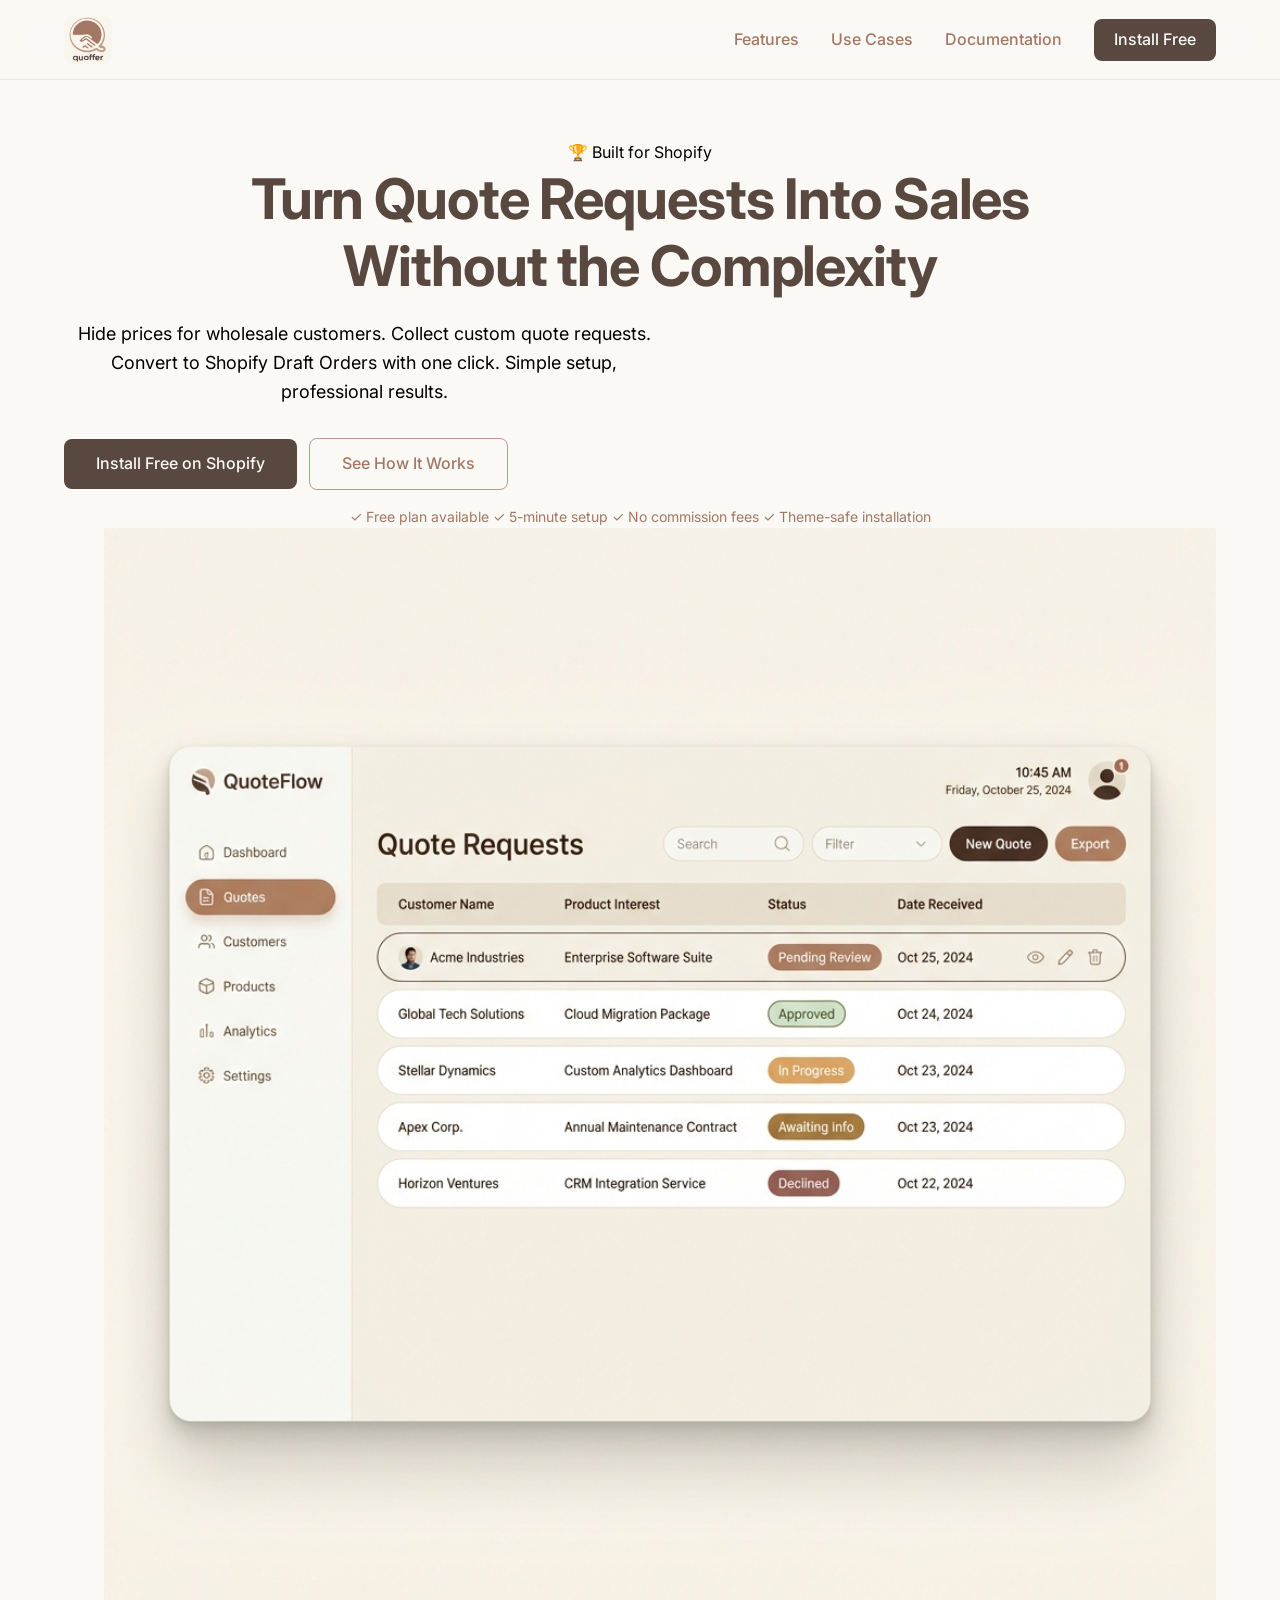
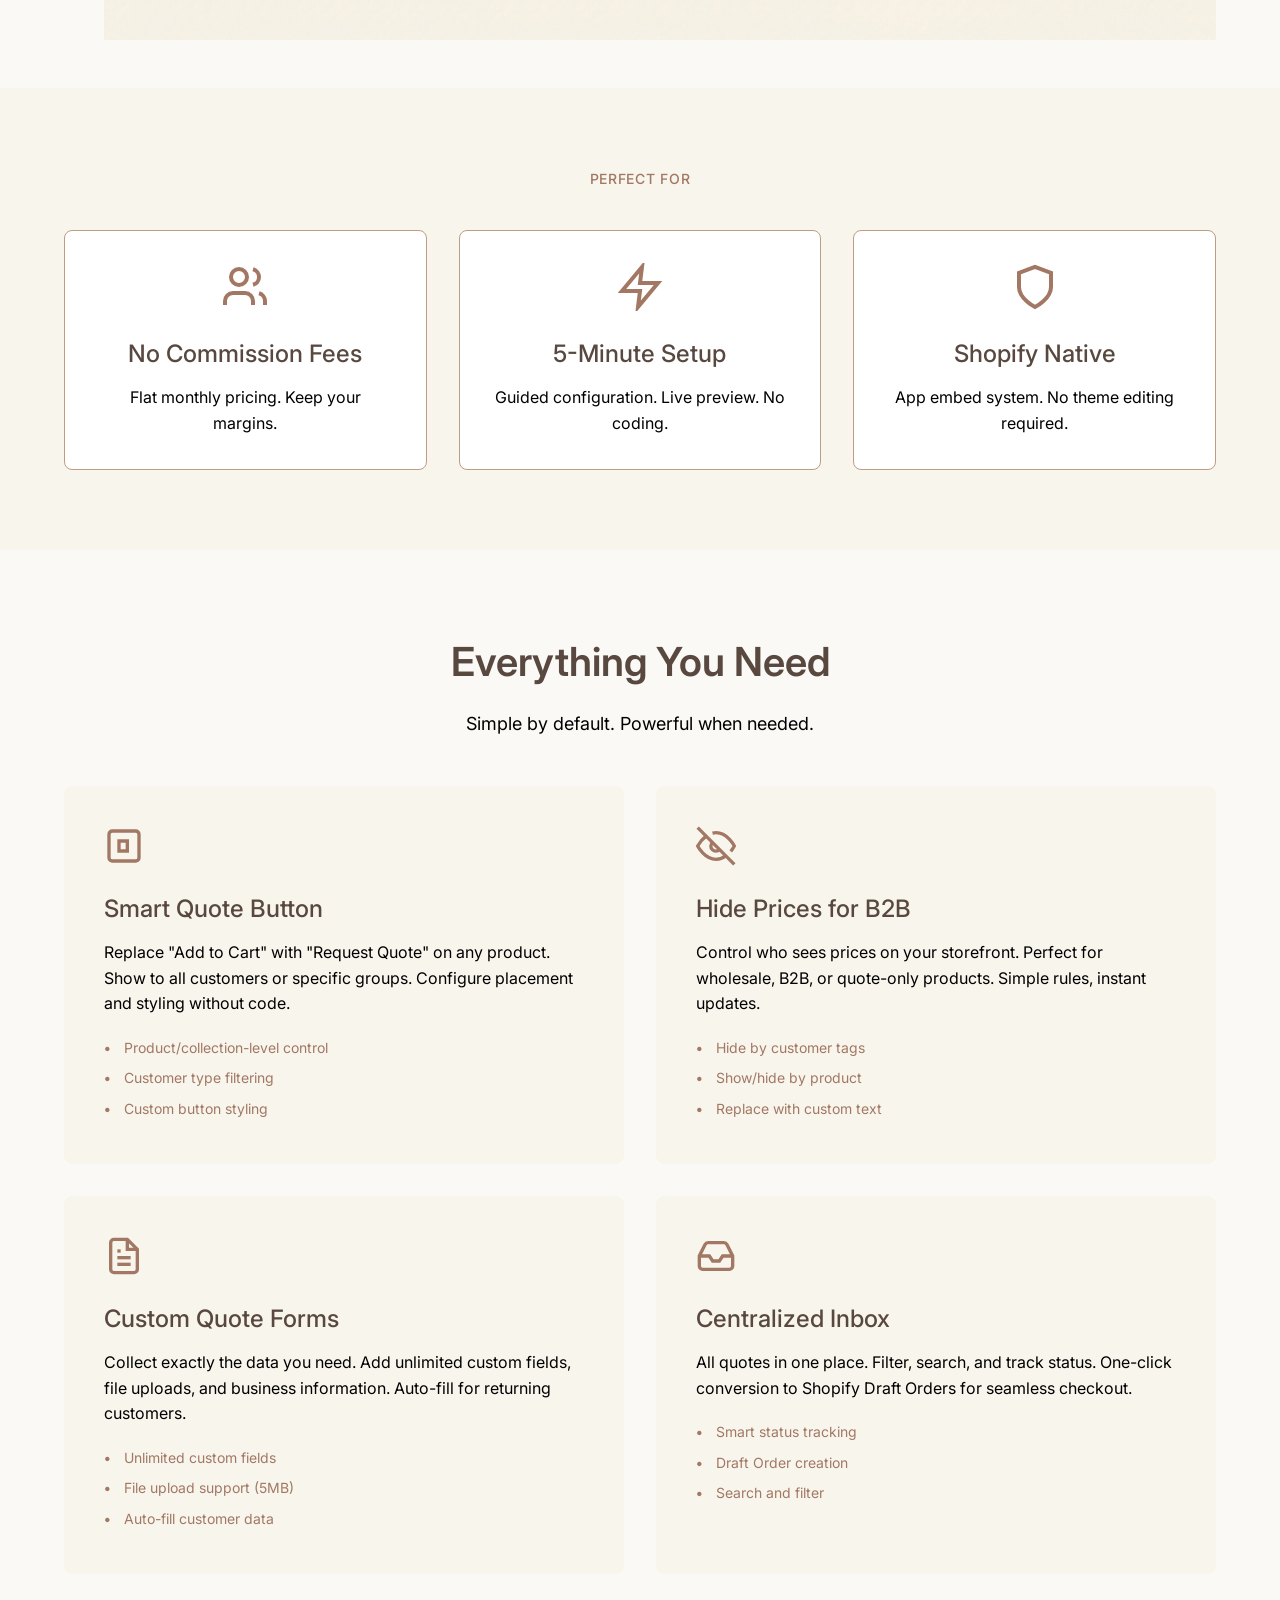
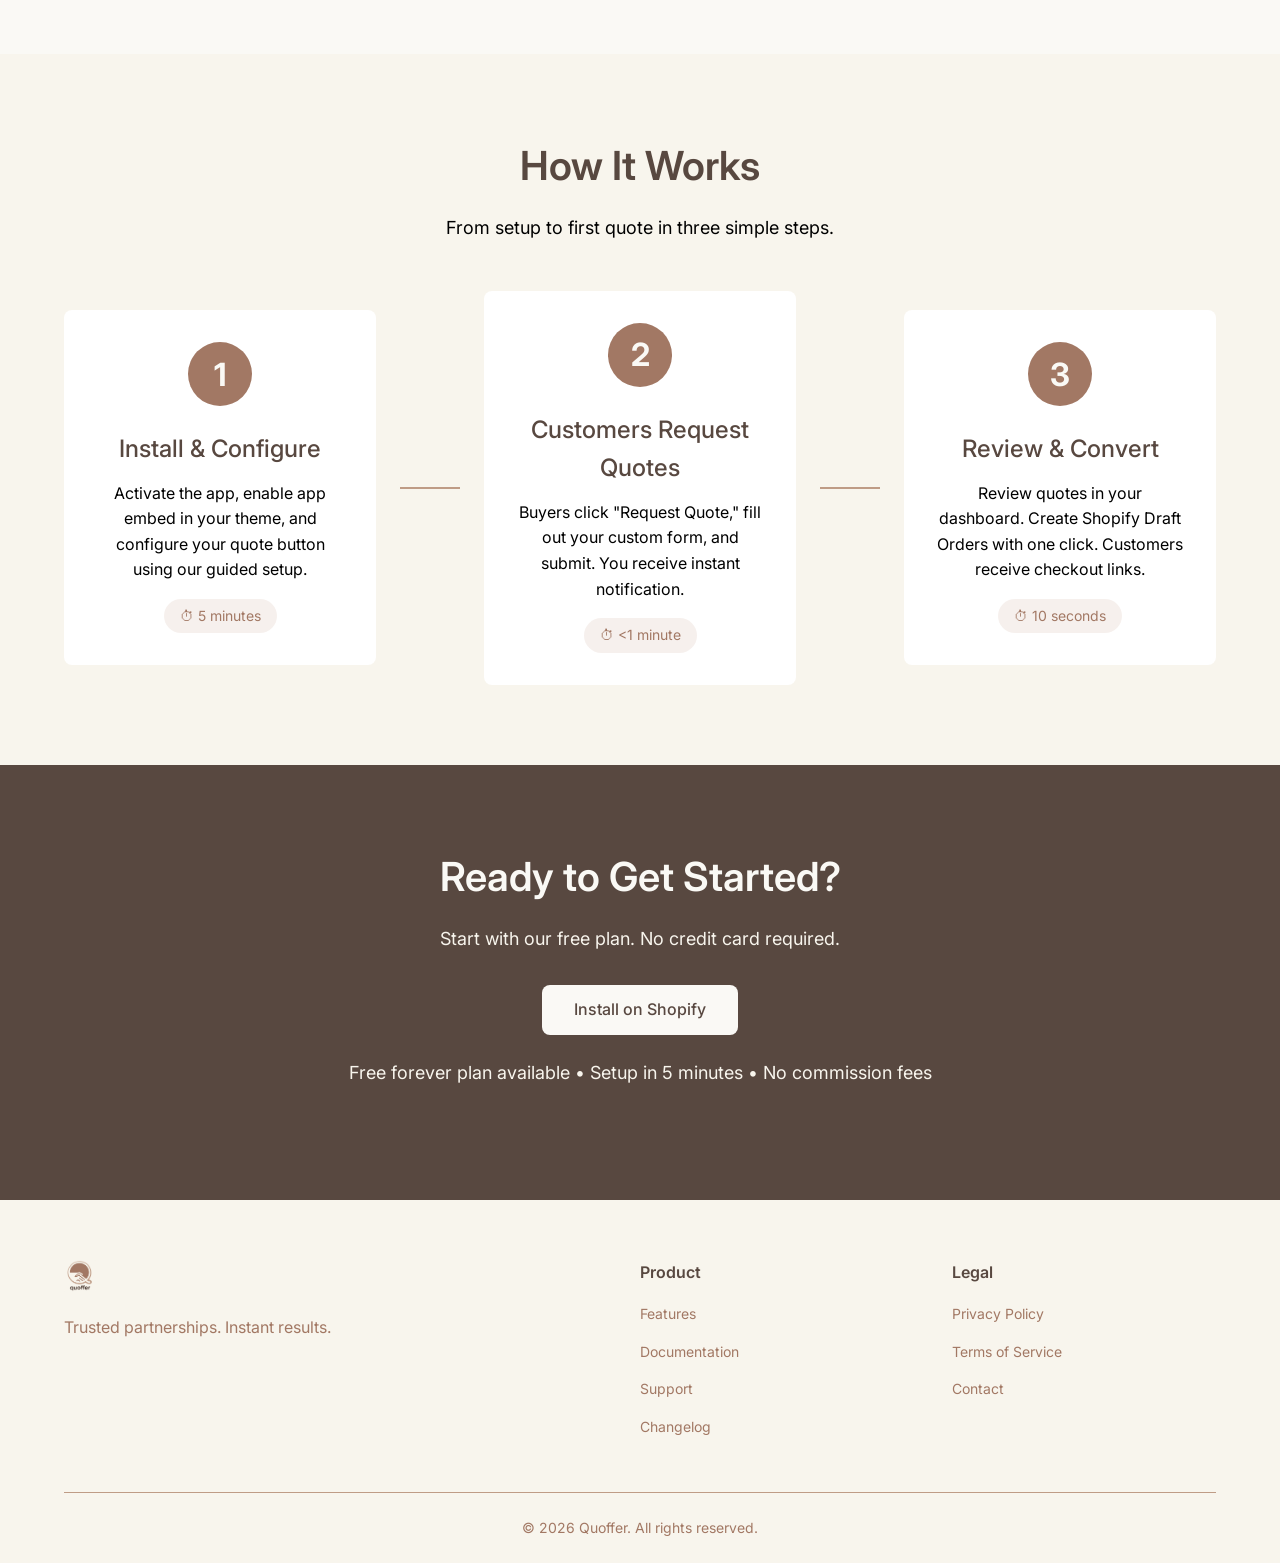
<file: index-original.html>
<!DOCTYPE html>
<html lang="en">

<head>
    <meta charset="UTF-8">
    <meta name="viewport" content="width=device-width, initial-scale=1.0">

    <!-- Primary Meta Tags -->
    <title>Quoffer - Request for Quote App for Shopify | Hide Prices & Manage B2B Quotes</title>
    <meta name="title" content="Quoffer - Request for Quote App for Shopify | Hide Prices & Manage B2B Quotes">
    <meta name="description"
        content="Professional quote management for Shopify. Hide prices for B2B customers, collect custom requests, convert to Draft Orders. Theme-safe, 5-minute setup. Free plan available.">
    <meta name="keywords"
        content="request for quote, RFQ app, hide prices, B2B quotes, wholesale pricing, Shopify quote management, Draft Orders, theme-safe installation">

    <!-- Open Graph / Facebook -->
    <meta property="og:type" content="website">
    <meta property="og:url" content="https://quoffer.com/">
    <meta property="og:title" content="Quoffer - Professional Quote Management for Shopify">
    <meta property="og:description"
        content="Hide prices, collect custom data, and convert quotes to orders. Simple setup. No commission fees.">
    <meta property="og:image" content="https://quoffer.com/assets/og-image.png">

    <!-- Twitter -->
    <meta property="twitter:card" content="summary_large_image">
    <meta property="twitter:url" content="https://quoffer.com/">
    <meta property="twitter:title" content="Quoffer - Professional Quote Management for Shopify">
    <meta property="twitter:description"
        content="Hide prices, collect custom data, and convert quotes to orders. Simple setup. No commission fees.">
    <meta property="twitter:image" content="https://quoffer.com/assets/og-image.png">

    <!-- Fonts -->
    <link rel="preconnect" href="https://fonts.googleapis.com">
    <link rel="preconnect" href="https://fonts.gstatic.com" crossorigin>
    <link href="https://fonts.googleapis.com/css2?family=Inter:wght@400;500;600;700&display=swap" rel="stylesheet">

    <!-- Stylesheet -->
    <link rel="stylesheet" href="styles.css">

    <!-- Structured Data -->
    <script type="application/ld+json">
    {
      "@context": "https://schema.org",
      "@type": "SoftwareApplication",
      "name": "Quoffer",
      "applicationCategory": "BusinessApplication",
      "operatingSystem": "Web",
      "offers": {
        "@type": "Offer",
        "price": "0",
        "priceCurrency": "USD"
      },
      "aggregateRating": {
        "@type": "AggregateRating",
        "ratingValue": "5.0",
        "ratingCount": "100"
      },
      "description": "Professional quote management application for Shopify merchants. Hide prices, collect custom data, and convert quotes to orders seamlessly."
    }
    </script>
</head>

<body>
    <!-- Navigation -->
    <header class="nav-header" id="navigation">
        <nav class="nav-container">
            <div class="nav-logo">
                <img src="assets/LogoWithText-Ligh.png" alt="Quoffer Logo" height="32">
            </div>

            <!-- Desktop Navigation -->
            <div class="nav-links">
                <a href="#features">Features</a>
                <a href="#use-cases">Use Cases</a>
                <a href="https://docs.quoffer.com" target="_blank" rel="noopener">Documentation</a>
                <a href="#cta" class="nav-cta">Install Free</a>
            </div>

            <!-- Mobile Menu Button -->
            <button class="mobile-menu-btn" aria-label="Toggle menu" id="mobileMenuBtn">
                <svg class="menu-icon" width="24" height="24" viewBox="0 0 24 24" fill="none" stroke="currentColor"
                    stroke-width="2">
                    <line x1="3" y1="12" x2="21" y2="12"></line>
                    <line x1="3" y1="6" x2="21" y2="6"></line>
                    <line x1="3" y1="18" x2="21" y2="18"></line>
                </svg>
                <svg class="close-icon hidden" width="24" height="24" viewBox="0 0 24 24" fill="none"
                    stroke="currentColor" stroke-width="2">
                    <line x1="18" y1="6" x2="6" y2="18"></line>
                    <line x1="6" y1="6" x2="18" y2="18"></line>
                </svg>
            </button>
        </nav>

        <!-- Mobile Menu -->
        <div class="mobile-menu hidden" id="mobileMenu">
            <a href="#features">Features</a>
            <a href="#how-it-works">How It Works</a>
            <a href="https://docs.quoffer.com" target="_blank" rel="noopener">Documentation</a>
            <a href="#cta" class="mobile-cta">Install App</a>
        </div>
    </header>

    <main>
        <!-- Hero Section -->
        <section class="hero-section">
            <div class="container">
                <div class="hero-content">
                    <p class="trust-badge">🏆 Built for Shopify</p>
                    <h1 class="hero-title">Turn Quote Requests Into Sales<br>Without the Complexity</h1>
                    <p class="hero-subtitle">
                        Hide prices for wholesale customers. Collect custom quote requests. Convert to Shopify Draft
                        Orders with one click. Simple setup, professional results.
                    </p>
                    <div class="cta-group">
                        <a href="#cta" class="btn btn-primary">Install Free on Shopify</a>
                        <a href="#how-it-works" class="btn btn-secondary">See How It Works</a>
                    </div>
                    <p class="trust-line">✓ Free plan available ✓ 5-minute setup ✓ No commission fees ✓ Theme-safe
                        installation</p>
                </div>
                <div class="hero-visual">
                    <img src="assets/hero-dashboard.png" alt="Quoffer Dashboard Preview" loading="eager">
                </div>
            </div>
        </section>

        <!-- Key Benefits -->
        <section class="benefits-section" id="benefits">
            <div class="container">
                <p class="section-label">Perfect For</p>
                <div class="benefits-grid">
                    <div class="benefit-card">
                        <svg class="benefit-icon" width="48" height="48" viewBox="0 0 24 24" fill="none"
                            stroke="currentColor" stroke-width="2">
                            <path d="M16 21v-2a4 4 0 0 0-4-4H6a4 4 0 0 0-4 4v2"></path>
                            <circle cx="9" cy="7" r="4"></circle>
                            <path d="M22 21v-2a4 4 0 0 0-3-3.87"></path>
                            <path d="M16 3.13a4 4 0 0 1 0 7.75"></path>
                        </svg>
                        <h3>No Commission Fees</h3>
                        <p>Flat monthly pricing. Keep your margins.</p>
                    </div>

                    <div class="benefit-card">
                        <svg class="benefit-icon" width="48" height="48" viewBox="0 0 24 24" fill="none"
                            stroke="currentColor" stroke-width="2">
                            <polygon points="13 2 3 14 12 14 11 22 21 10 12 10 13 2"></polygon>
                        </svg>
                        <h3>5-Minute Setup</h3>
                        <p>Guided configuration. Live preview. No coding.</p>
                    </div>

                    <div class="benefit-card">
                        <svg class="benefit-icon" width="48" height="48" viewBox="0 0 24 24" fill="none"
                            stroke="currentColor" stroke-width="2">
                            <path d="M12 22s8-4 8-10V5l-8-3-8 3v7c0 6 8 10 8 10z"></path>
                        </svg>
                        <h3>Shopify Native</h3>
                        <p>App embed system. No theme editing required.</p>
                    </div>
                </div>
            </div>
        </section>

        <!-- Features Grid -->
        <section class="features-section" id="features">
            <div class="container">
                <h2 class="section-heading">Everything You Need</h2>
                <p class="section-subheading">Simple by default. Powerful when needed.</p>

                <div class="features-grid">
                    <!-- Feature 1 -->
                    <div class="feature-card">
                        <svg class="feature-icon" width="40" height="40" viewBox="0 0 24 24" fill="none"
                            stroke="currentColor" stroke-width="2">
                            <path d="M9 9h5v6H9z"></path>
                            <path d="M3 5a2 2 0 0 1 2-2h14a2 2 0 0 1 2 2v14a2 2 0 0 1-2 2H5a2 2 0 0 1-2-2V5z"></path>
                        </svg>
                        <h3>Smart Quote Button</h3>
                        <p>Replace "Add to Cart" with "Request Quote" on any product. Show to all customers or specific
                            groups. Configure placement and styling without code.</p>
                        <ul class="feature-list">
                            <li>Product/collection-level control</li>
                            <li>Customer type filtering</li>
                            <li>Custom button styling</li>
                        </ul>
                    </div>

                    <!-- Feature 2 -->
                    <div class="feature-card">
                        <svg class="feature-icon" width="40" height="40" viewBox="0 0 24 24" fill="none"
                            stroke="currentColor" stroke-width="2">
                            <path
                                d="M17.94 17.94A10.07 10.07 0 0 1 12 20c-7 0-11-8-11-8a18.45 18.45 0 0 1 5.06-5.94M9.9 4.24A9.12 9.12 0 0 1 12 4c7 0 11 8 11 8a18.5 18.5 0 0 1-2.16 3.19m-6.72-1.07a3 3 0 1 1-4.24-4.24">
                            </path>
                            <line x1="1" y1="1" x2="23" y2="23"></line>
                        </svg>
                        <h3>Hide Prices for B2B</h3>
                        <p>Control who sees prices on your storefront. Perfect for wholesale, B2B, or quote-only
                            products. Simple rules, instant updates.</p>
                        <ul class="feature-list">
                            <li>Hide by customer tags</li>
                            <li>Show/hide by product</li>
                            <li>Replace with custom text</li>
                        </ul>
                    </div>

                    <!-- Feature 3 -->
                    <div class="feature-card">
                        <svg class="feature-icon" width="40" height="40" viewBox="0 0 24 24" fill="none"
                            stroke="currentColor" stroke-width="2">
                            <path d="M14 2H6a2 2 0 0 0-2 2v16a2 2 0 0 0 2 2h12a2 2 0 0 0 2-2V8z"></path>
                            <polyline points="14 2 14 8 20 8"></polyline>
                            <line x1="16" y1="13" x2="8" y2="13"></line>
                            <line x1="16" y1="17" x2="8" y2="17"></line>
                            <polyline points="10 9 9 9 8 9"></polyline>
                        </svg>
                        <h3>Custom Quote Forms</h3>
                        <p>Collect exactly the data you need. Add unlimited custom fields, file uploads, and business
                            information. Auto-fill for returning customers.</p>
                        <ul class="feature-list">
                            <li>Unlimited custom fields</li>
                            <li>File upload support (5MB)</li>
                            <li>Auto-fill customer data</li>
                        </ul>
                    </div>

                    <!-- Feature 4 -->
                    <div class="feature-card">
                        <svg class="feature-icon" width="40" height="40" viewBox="0 0 24 24" fill="none"
                            stroke="currentColor" stroke-width="2">
                            <polyline points="22 12 16 12 14 15 10 15 8 12 2 12"></polyline>
                            <path
                                d="M5.45 5.11L2 12v6a2 2 0 0 0 2 2h16a2 2 0 0 0 2-2v-6l-3.45-6.89A2 2 0 0 0 16.76 4H7.24a2 2 0 0 0-1.79 1.11z">
                            </path>
                        </svg>
                        <h3>Centralized Inbox</h3>
                        <p>All quotes in one place. Filter, search, and track status. One-click conversion to Shopify
                            Draft Orders for seamless checkout.</p>
                        <ul class="feature-list">
                            <li>Smart status tracking</li>
                            <li>Draft Order creation</li>
                            <li>Search and filter</li>
                        </ul>
                    </div>
                </div>
            </div>
        </section>

        <!-- How It Works -->
        <section class="how-it-works-section" id="how-it-works">
            <div class="container">
                <h2 class="section-heading">How It Works</h2>
                <p class="section-subheading">From setup to first quote in three simple steps.</p>

                <div class="steps-container">
                    <div class="step-card">
                        <div class="step-number">1</div>
                        <h3>Install & Configure</h3>
                        <p>Activate the app, enable app embed in your theme, and configure your quote button using our
                            guided setup.</p>
                        <span class="time-badge">⏱ 5 minutes</span>
                    </div>

                    <div class="step-connector"></div>

                    <div class="step-card">
                        <div class="step-number">2</div>
                        <h3>Customers Request Quotes</h3>
                        <p>Buyers click "Request Quote," fill out your custom form, and submit. You receive instant
                            notification.</p>
                        <span class="time-badge">⏱ &lt;1 minute</span>
                    </div>

                    <div class="step-connector"></div>

                    <div class="step-card">
                        <div class="step-number">3</div>
                        <h3>Review & Convert</h3>
                        <p>Review quotes in your dashboard. Create Shopify Draft Orders with one click. Customers
                            receive checkout links.</p>
                        <span class="time-badge">⏱ 10 seconds</span>
                    </div>
                </div>
            </div>
        </section>

        <!-- Final CTA -->
        <section class="final-cta-section" id="cta">
            <div class="container">
                <h2>Ready to Get Started?</h2>
                <p>Start with our free plan. No credit card required.</p>
                <a href="https://apps.shopify.com/quoffer" target="_blank" rel="noopener" class="btn btn-light">Install
                    on Shopify</a>
                <p class="trust-line">Free forever plan available • Setup in 5 minutes • No commission fees</p>
            </div>
        </section>
    </main>

    <!-- Footer -->
    <footer class="footer">
        <div class="container">
            <div class="footer-grid">
                <div class="footer-col">
                    <img src="assets/LogoWithText-Ligh.png" alt="Quoffer Logo" height="32" class="footer-logo">
                    <p class="footer-tagline">Trusted partnerships. Instant results.</p>
                </div>

                <div class="footer-col">
                    <h4>Product</h4>
                    <ul>
                        <li><a href="#features">Features</a></li>
                        <li><a href="https://docs.quoffer.com" target="_blank" rel="noopener">Documentation</a></li>
                        <li><a href="https://docs.quoffer.com/support" target="_blank" rel="noopener">Support</a></li>
                        <li><a href="https://docs.quoffer.com/changelog" target="_blank" rel="noopener">Changelog</a>
                        </li>
                    </ul>
                </div>

                <div class="footer-col">
                    <h4>Legal</h4>
                    <ul>
                        <li><a href="privacy-policy.html">Privacy Policy</a></li>
                        <li><a href="#terms">Terms of Service</a></li>
                        <li><a href="mailto:hello@quoffer.com">Contact</a></li>
                    </ul>
                </div>
            </div>

            <div class="footer-bottom">
                <p>&copy; 2026 Quoffer. All rights reserved.</p>
            </div>
        </div>
    </footer>

    <!-- Scripts -->
    <script src="script.js"></script>
</body>

</html>
</file>
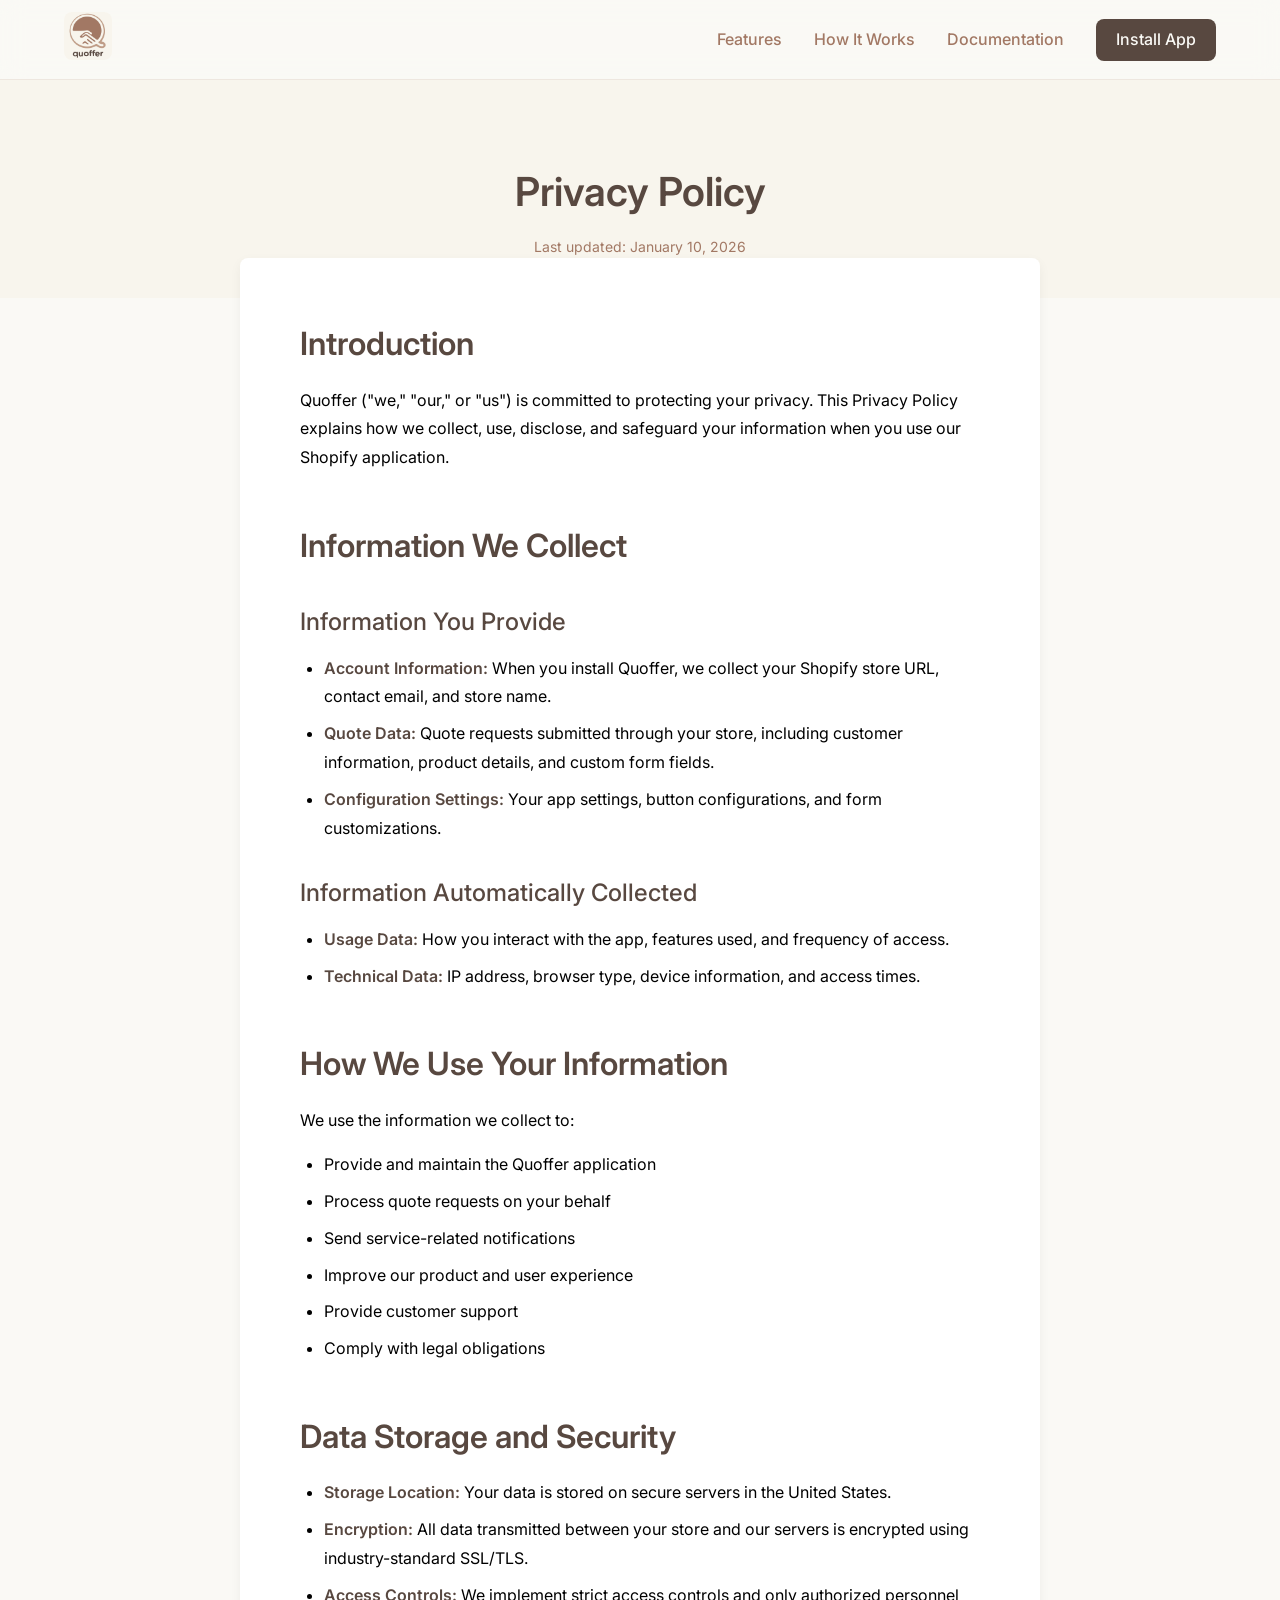
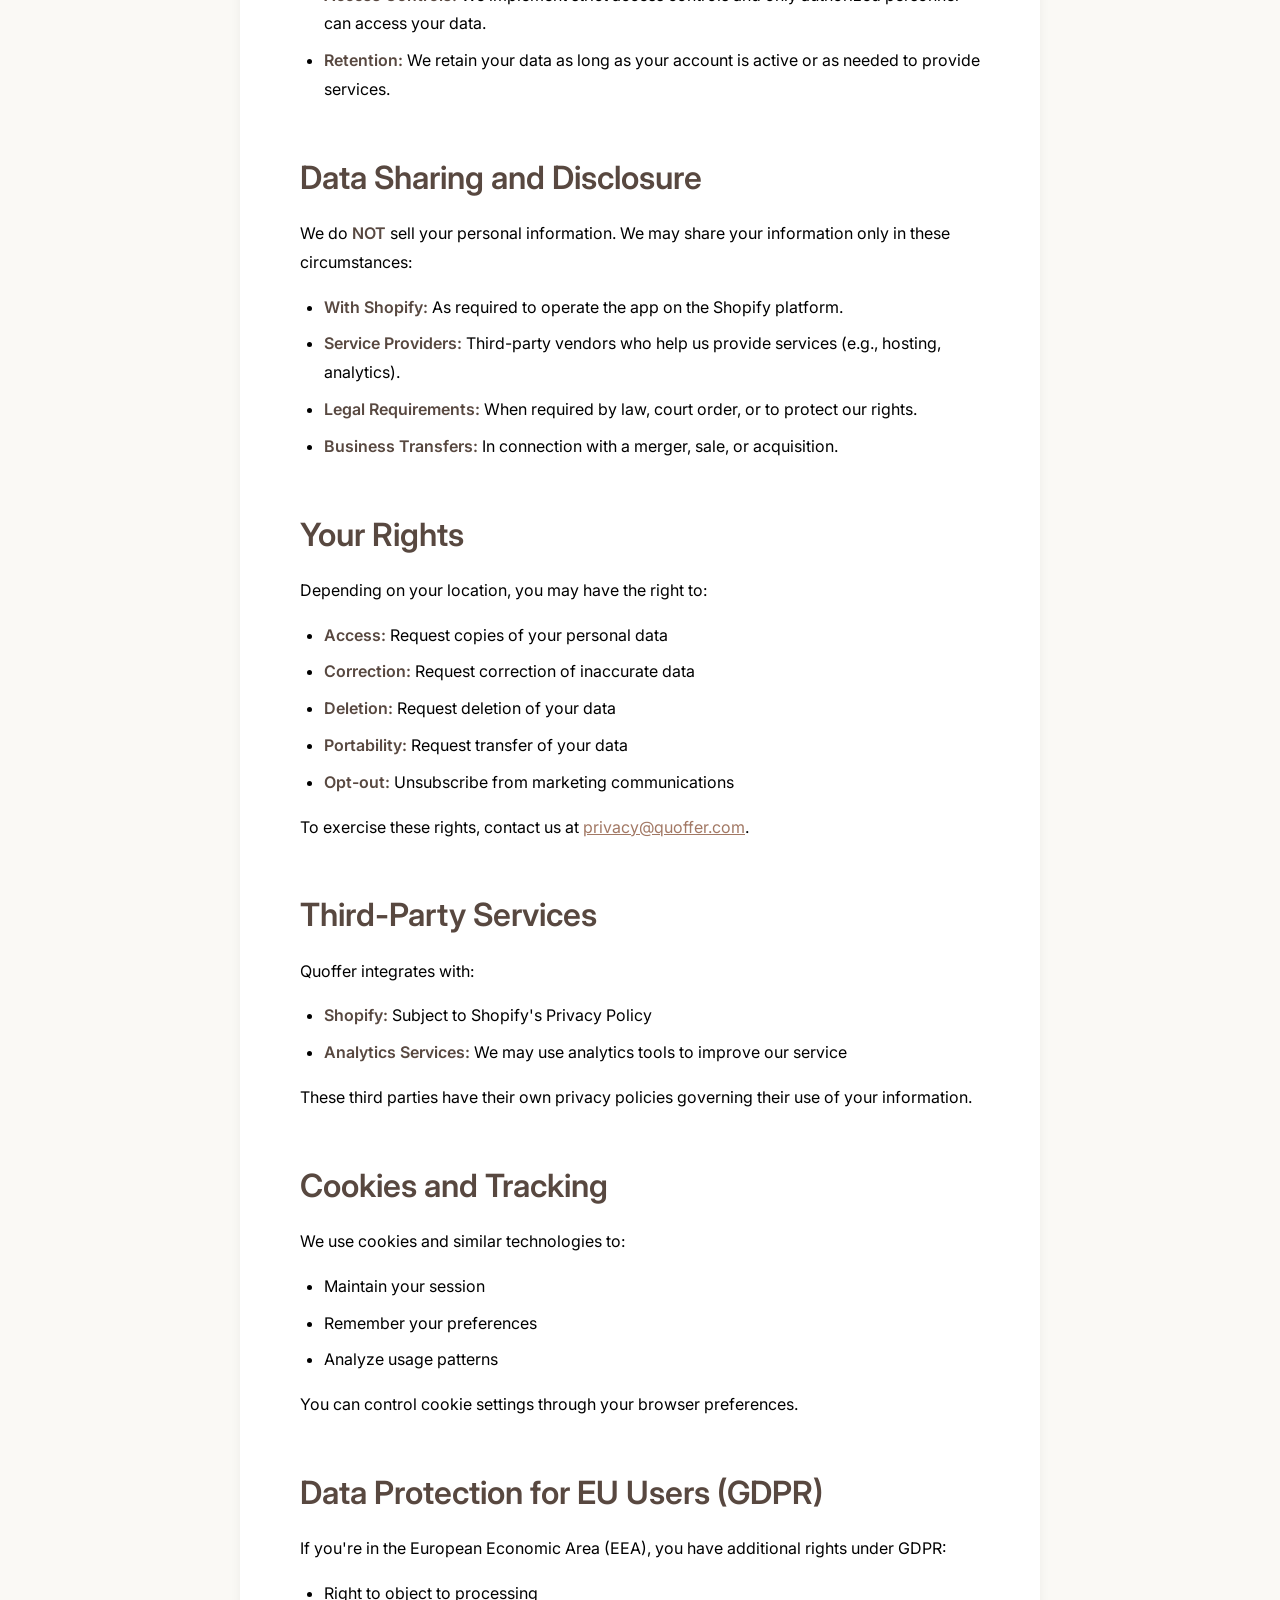
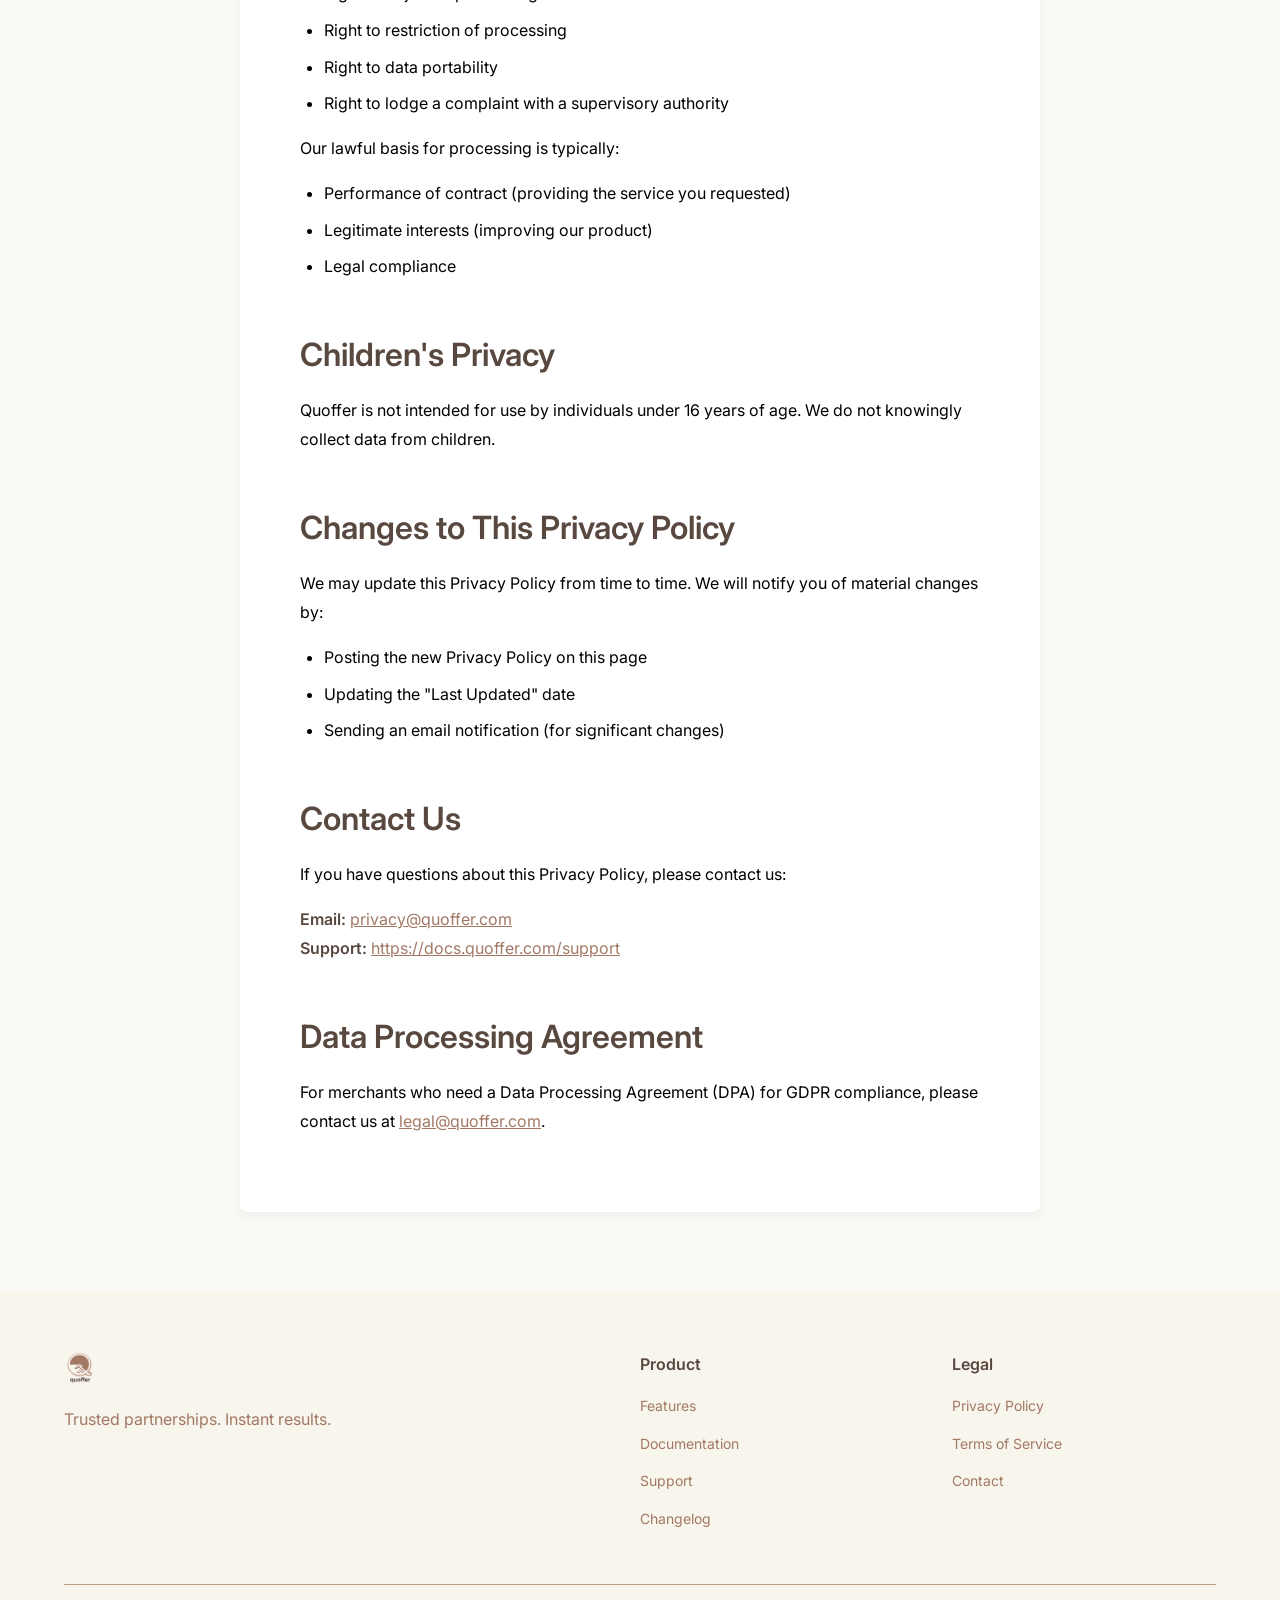
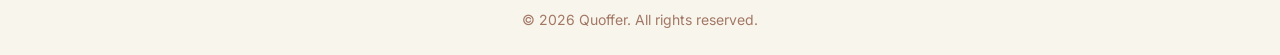
<file: privacy-policy.html>
<!DOCTYPE html>
<html lang="en">

<head>
    <meta charset="UTF-8">
    <meta name="viewport" content="width=device-width, initial-scale=1.0">

    <!-- Primary Meta Tags -->
    <title>Privacy Policy - Quoffer</title>
    <meta name="description" content="Quoffer Privacy Policy - Learn how we collect, use, and protect your data.">
    <meta name="robots" content="index, follow">

    <!-- Fonts -->
    <link rel="preconnect" href="https://fonts.googleapis.com">
    <link rel="preconnect" href="https://fonts.gstatic.com" crossorigin>
    <link href="https://fonts.googleapis.com/css2?family=Inter:wght@400;500;600;700&display=swap" rel="stylesheet">

    <!-- Stylesheet -->
    <link rel="stylesheet" href="styles.css">
    <style>
        /* Privacy Policy Specific Styles */
        .privacy-hero {
            background-color: var(--light-beige);
            padding: 80px 0 40px;
            text-align: center;
        }

        .privacy-hero h1 {
            font-size: 40px;
            font-weight: 600;
            color: var(--rich-brown);
            margin-bottom: 12px;
        }

        .privacy-hero .last-updated {
            color: var(--warm-tan);
            font-size: 14px;
        }

        .privacy-content {
            background-color: var(--white);
            max-width: 800px;
            margin: -40px auto 80px;
            padding: 60px;
            border-radius: 8px;
            box-shadow: 0 4px 12px rgba(0, 0, 0, 0.05);
        }

        .privacy-content h2 {
            font-size: 32px;
            font-weight: 600;
            color: var(--rich-brown);
            margin-top: 48px;
            margin-bottom: 16px;
        }

        .privacy-content h2:first-child {
            margin-top: 0;
        }

        .privacy-content h3 {
            font-size: 24px;
            font-weight: 500;
            color: var(--rich-brown);
            margin-top: 32px;
            margin-bottom: 12px;
        }

        .privacy-content p {
            font-size: 16px;
            line-height: 1.8;
            color: var(--black);
            margin-bottom: 16px;
        }

        .privacy-content ul,
        .privacy-content ol {
            margin-left: 24px;
            margin-bottom: 16px;
        }

        .privacy-content li {
            font-size: 16px;
            line-height: 1.8;
            color: var(--black);
            margin-bottom: 8px;
        }

        .privacy-content strong {
            color: var(--rich-brown);
            font-weight: 600;
        }

        .privacy-content a {
            color: var(--warm-tan);
            text-decoration: underline;
        }

        .privacy-content a:hover {
            color: var(--rich-brown);
        }

        @media (max-width: 768px) {
            .privacy-content {
                padding: 40px 24px;
                margin: 0 16px 60px;
            }

            .privacy-hero h1 {
                font-size: 32px;
            }

            .privacy-content h2 {
                font-size: 28px;
            }

            .privacy-content h3 {
                font-size: 20px;
            }
        }

        @media print {
            .privacy-content {
                box-shadow: none;
                padding: 20px;
            }
        }
    </style>
</head>

<body>
    <!-- Navigation -->
    <header class="nav-header" id="navigation">
        <nav class="nav-container">
            <div class="nav-logo">
                <a href="index.html">
                    <img src="assets/LogoWithText-Ligh.png" alt="Quoffer Logo" height="32">
                </a>
            </div>

            <!-- Desktop Navigation -->
            <div class="nav-links">
                <a href="index.html#features">Features</a>
                <a href="index.html#how-it-works">How It Works</a>
                <a href="https://docs.quoffer.com" target="_blank" rel="noopener">Documentation</a>
                <a href="index.html#cta" class="nav-cta">Install App</a>
            </div>

            <!-- Mobile Menu Button -->
            <button class="mobile-menu-btn" aria-label="Toggle menu" id="mobileMenuBtn">
                <svg class="menu-icon" width="24" height="24" viewBox="0 0 24 24" fill="none" stroke="currentColor"
                    stroke-width="2">
                    <line x1="3" y1="12" x2="21" y2="12"></line>
                    <line x1="3" y1="6" x2="21" y2="6"></line>
                    <line x1="3" y1="18" x2="21" y2="18"></line>
                </svg>
                <svg class="close-icon hidden" width="24" height="24" viewBox="0 0 24 24" fill="none"
                    stroke="currentColor" stroke-width="2">
                    <line x1="18" y1="6" x2="6" y2="18"></line>
                    <line x1="6" y1="6" x2="18" y2="18"></line>
                </svg>
            </button>
        </nav>

        <!-- Mobile Menu -->
        <div class="mobile-menu hidden" id="mobileMenu">
            <a href="index.html#features">Features</a>
            <a href="index.html#how-it-works">How It Works</a>
            <a href="https://docs.quoffer.com" target="_blank" rel="noopener">Documentation</a>
            <a href="index.html#cta" class="mobile-cta">Install App</a>
        </div>
    </header>

    <!-- Privacy Policy Hero -->
    <section class="privacy-hero">
        <div class="container">
            <h1>Privacy Policy</h1>
            <p class="last-updated">Last updated: January 10, 2026</p>
        </div>
    </section>

    <!-- Privacy Policy Content -->
    <div class="privacy-content">
        <h2>Introduction</h2>
        <p>Quoffer ("we," "our," or "us") is committed to protecting your privacy. This Privacy Policy explains how we
            collect, use, disclose, and safeguard your information when you use our Shopify application.</p>

        <h2>Information We Collect</h2>

        <h3>Information You Provide</h3>
        <ul>
            <li><strong>Account Information:</strong> When you install Quoffer, we collect your Shopify store URL,
                contact email, and store name.</li>
            <li><strong>Quote Data:</strong> Quote requests submitted through your store, including customer
                information, product details, and custom form fields.</li>
            <li><strong>Configuration Settings:</strong> Your app settings, button configurations, and form
                customizations.</li>
        </ul>

        <h3>Information Automatically Collected</h3>
        <ul>
            <li><strong>Usage Data:</strong> How you interact with the app, features used, and frequency of access.</li>
            <li><strong>Technical Data:</strong> IP address, browser type, device information, and access times.</li>
        </ul>

        <h2>How We Use Your Information</h2>
        <p>We use the information we collect to:</p>
        <ul>
            <li>Provide and maintain the Quoffer application</li>
            <li>Process quote requests on your behalf</li>
            <li>Send service-related notifications</li>
            <li>Improve our product and user experience</li>
            <li>Provide customer support</li>
            <li>Comply with legal obligations</li>
        </ul>

        <h2>Data Storage and Security</h2>
        <ul>
            <li><strong>Storage Location:</strong> Your data is stored on secure servers in the United States.</li>
            <li><strong>Encryption:</strong> All data transmitted between your store and our servers is encrypted using
                industry-standard SSL/TLS.</li>
            <li><strong>Access Controls:</strong> We implement strict access controls and only authorized personnel can
                access your data.</li>
            <li><strong>Retention:</strong> We retain your data as long as your account is active or as needed to
                provide services.</li>
        </ul>

        <h2>Data Sharing and Disclosure</h2>
        <p>We do <strong>NOT</strong> sell your personal information. We may share your information only in these
            circumstances:</p>
        <ul>
            <li><strong>With Shopify:</strong> As required to operate the app on the Shopify platform.</li>
            <li><strong>Service Providers:</strong> Third-party vendors who help us provide services (e.g., hosting,
                analytics).</li>
            <li><strong>Legal Requirements:</strong> When required by law, court order, or to protect our rights.</li>
            <li><strong>Business Transfers:</strong> In connection with a merger, sale, or acquisition.</li>
        </ul>

        <h2>Your Rights</h2>
        <p>Depending on your location, you may have the right to:</p>
        <ul>
            <li><strong>Access:</strong> Request copies of your personal data</li>
            <li><strong>Correction:</strong> Request correction of inaccurate data</li>
            <li><strong>Deletion:</strong> Request deletion of your data</li>
            <li><strong>Portability:</strong> Request transfer of your data</li>
            <li><strong>Opt-out:</strong> Unsubscribe from marketing communications</li>
        </ul>
        <p>To exercise these rights, contact us at <a href="mailto:privacy@quoffer.com">privacy@quoffer.com</a>.</p>

        <h2>Third-Party Services</h2>
        <p>Quoffer integrates with:</p>
        <ul>
            <li><strong>Shopify:</strong> Subject to Shopify's Privacy Policy</li>
            <li><strong>Analytics Services:</strong> We may use analytics tools to improve our service</li>
        </ul>
        <p>These third parties have their own privacy policies governing their use of your information.</p>

        <h2>Cookies and Tracking</h2>
        <p>We use cookies and similar technologies to:</p>
        <ul>
            <li>Maintain your session</li>
            <li>Remember your preferences</li>
            <li>Analyze usage patterns</li>
        </ul>
        <p>You can control cookie settings through your browser preferences.</p>

        <h2>Data Protection for EU Users (GDPR)</h2>
        <p>If you're in the European Economic Area (EEA), you have additional rights under GDPR:</p>
        <ul>
            <li>Right to object to processing</li>
            <li>Right to restriction of processing</li>
            <li>Right to data portability</li>
            <li>Right to lodge a complaint with a supervisory authority</li>
        </ul>
        <p>Our lawful basis for processing is typically:</p>
        <ul>
            <li>Performance of contract (providing the service you requested)</li>
            <li>Legitimate interests (improving our product)</li>
            <li>Legal compliance</li>
        </ul>

        <h2>Children's Privacy</h2>
        <p>Quoffer is not intended for use by individuals under 16 years of age. We do not knowingly collect data from
            children.</p>

        <h2>Changes to This Privacy Policy</h2>
        <p>We may update this Privacy Policy from time to time. We will notify you of material changes by:</p>
        <ul>
            <li>Posting the new Privacy Policy on this page</li>
            <li>Updating the "Last Updated" date</li>
            <li>Sending an email notification (for significant changes)</li>
        </ul>

        <h2>Contact Us</h2>
        <p>If you have questions about this Privacy Policy, please contact us:</p>
        <p>
            <strong>Email:</strong> <a href="mailto:privacy@quoffer.com">privacy@quoffer.com</a><br>
            <strong>Support:</strong> <a href="https://docs.quoffer.com/support" target="_blank"
                rel="noopener">https://docs.quoffer.com/support</a>
        </p>

        <h2>Data Processing Agreement</h2>
        <p>For merchants who need a Data Processing Agreement (DPA) for GDPR compliance, please contact us at <a
                href="mailto:legal@quoffer.com">legal@quoffer.com</a>.</p>
    </div>

    <!-- Footer -->
    <footer class="footer">
        <div class="container">
            <div class="footer-grid">
                <div class="footer-col">
                    <img src="assets/LogoWithText-Ligh.png" alt="Quoffer Logo" height="32" class="footer-logo">
                    <p class="footer-tagline">Trusted partnerships. Instant results.</p>
                </div>

                <div class="footer-col">
                    <h4>Product</h4>
                    <ul>
                        <li><a href="index.html#features">Features</a></li>
                        <li><a href="https://docs.quoffer.com" target="_blank" rel="noopener">Documentation</a></li>
                        <li><a href="https://docs.quoffer.com/support" target="_blank" rel="noopener">Support</a></li>
                        <li><a href="https://docs.quoffer.com/changelog" target="_blank" rel="noopener">Changelog</a>
                        </li>
                    </ul>
                </div>

                <div class="footer-col">
                    <h4>Legal</h4>
                    <ul>
                        <li><a href="privacy-policy.html">Privacy Policy</a></li>
                        <li><a href="#terms">Terms of Service</a></li>
                        <li><a href="mailto:hello@quoffer.com">Contact</a></li>
                    </ul>
                </div>
            </div>

            <div class="footer-bottom">
                <p>&copy; 2026 Quoffer. All rights reserved.</p>
            </div>
        </div>
    </footer>

    <!-- Scripts -->
    <script src="script.js"></script>
</body>

</html>
</file>
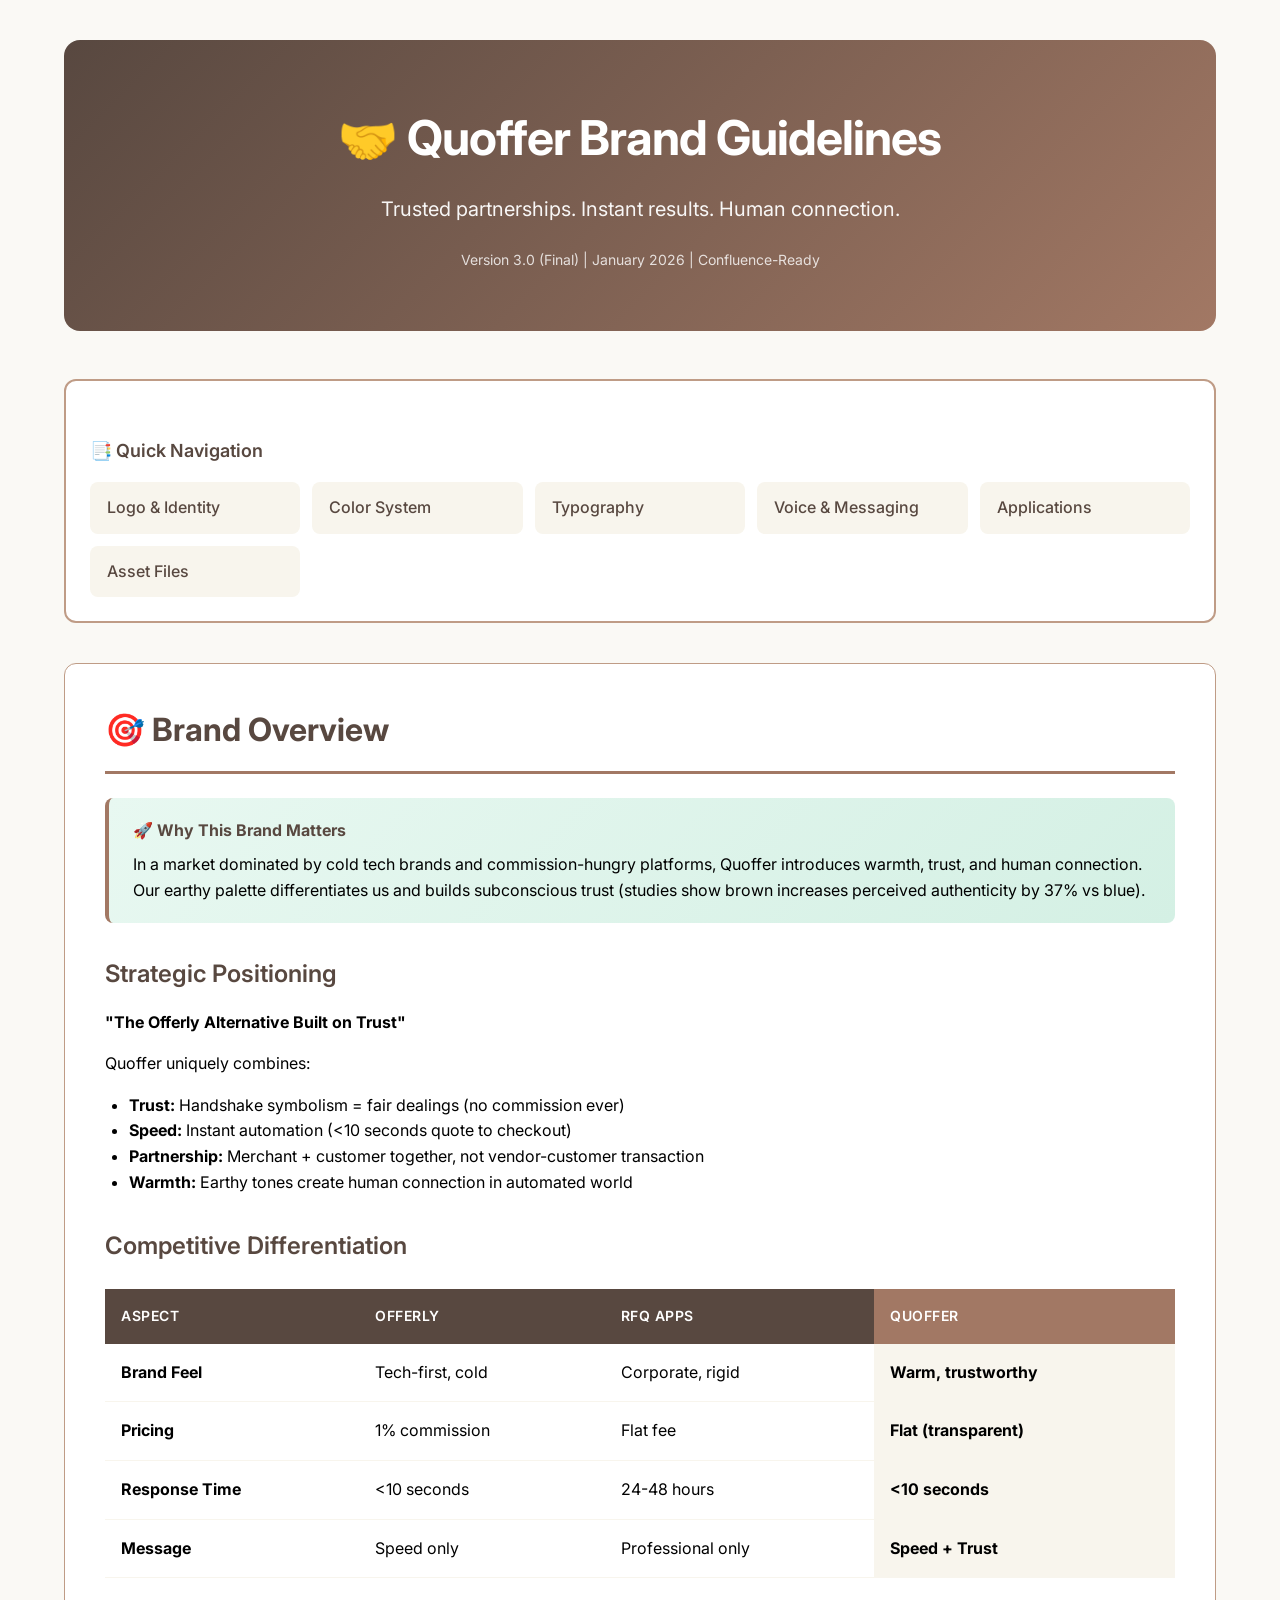
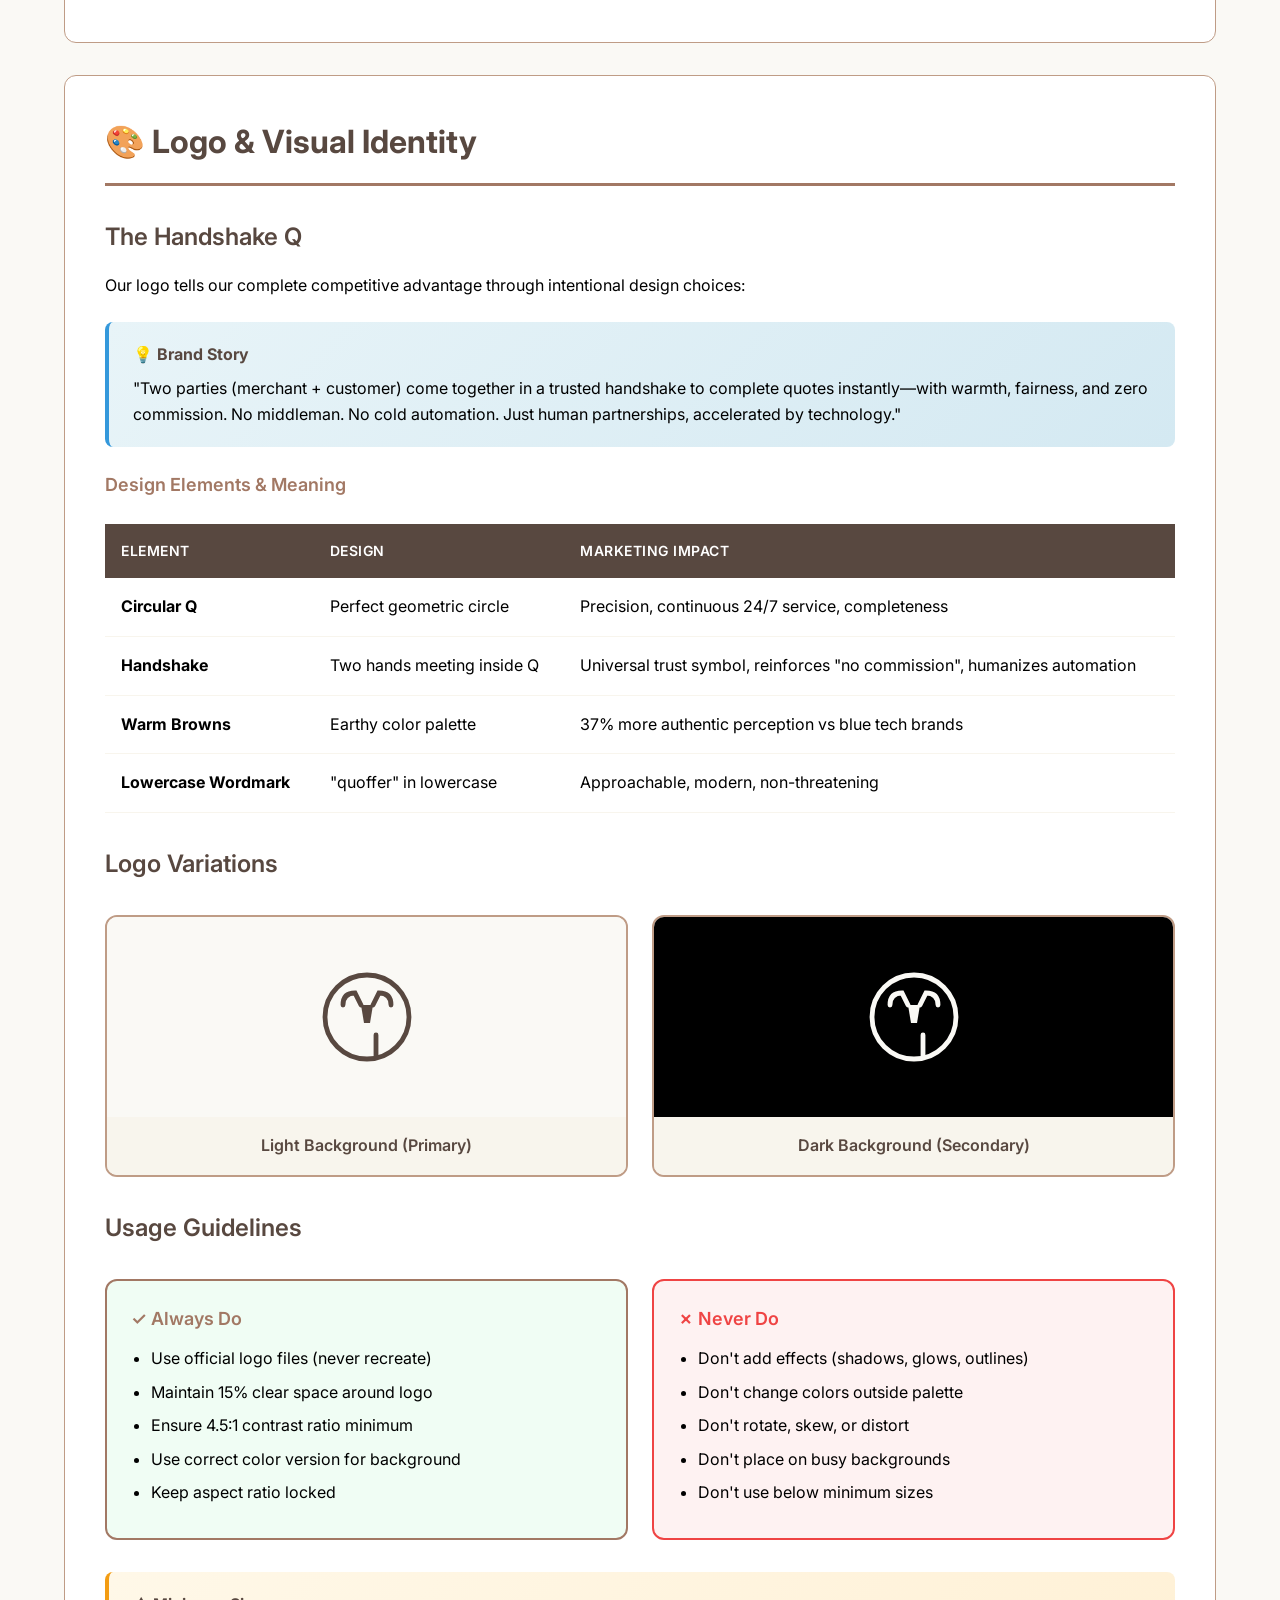
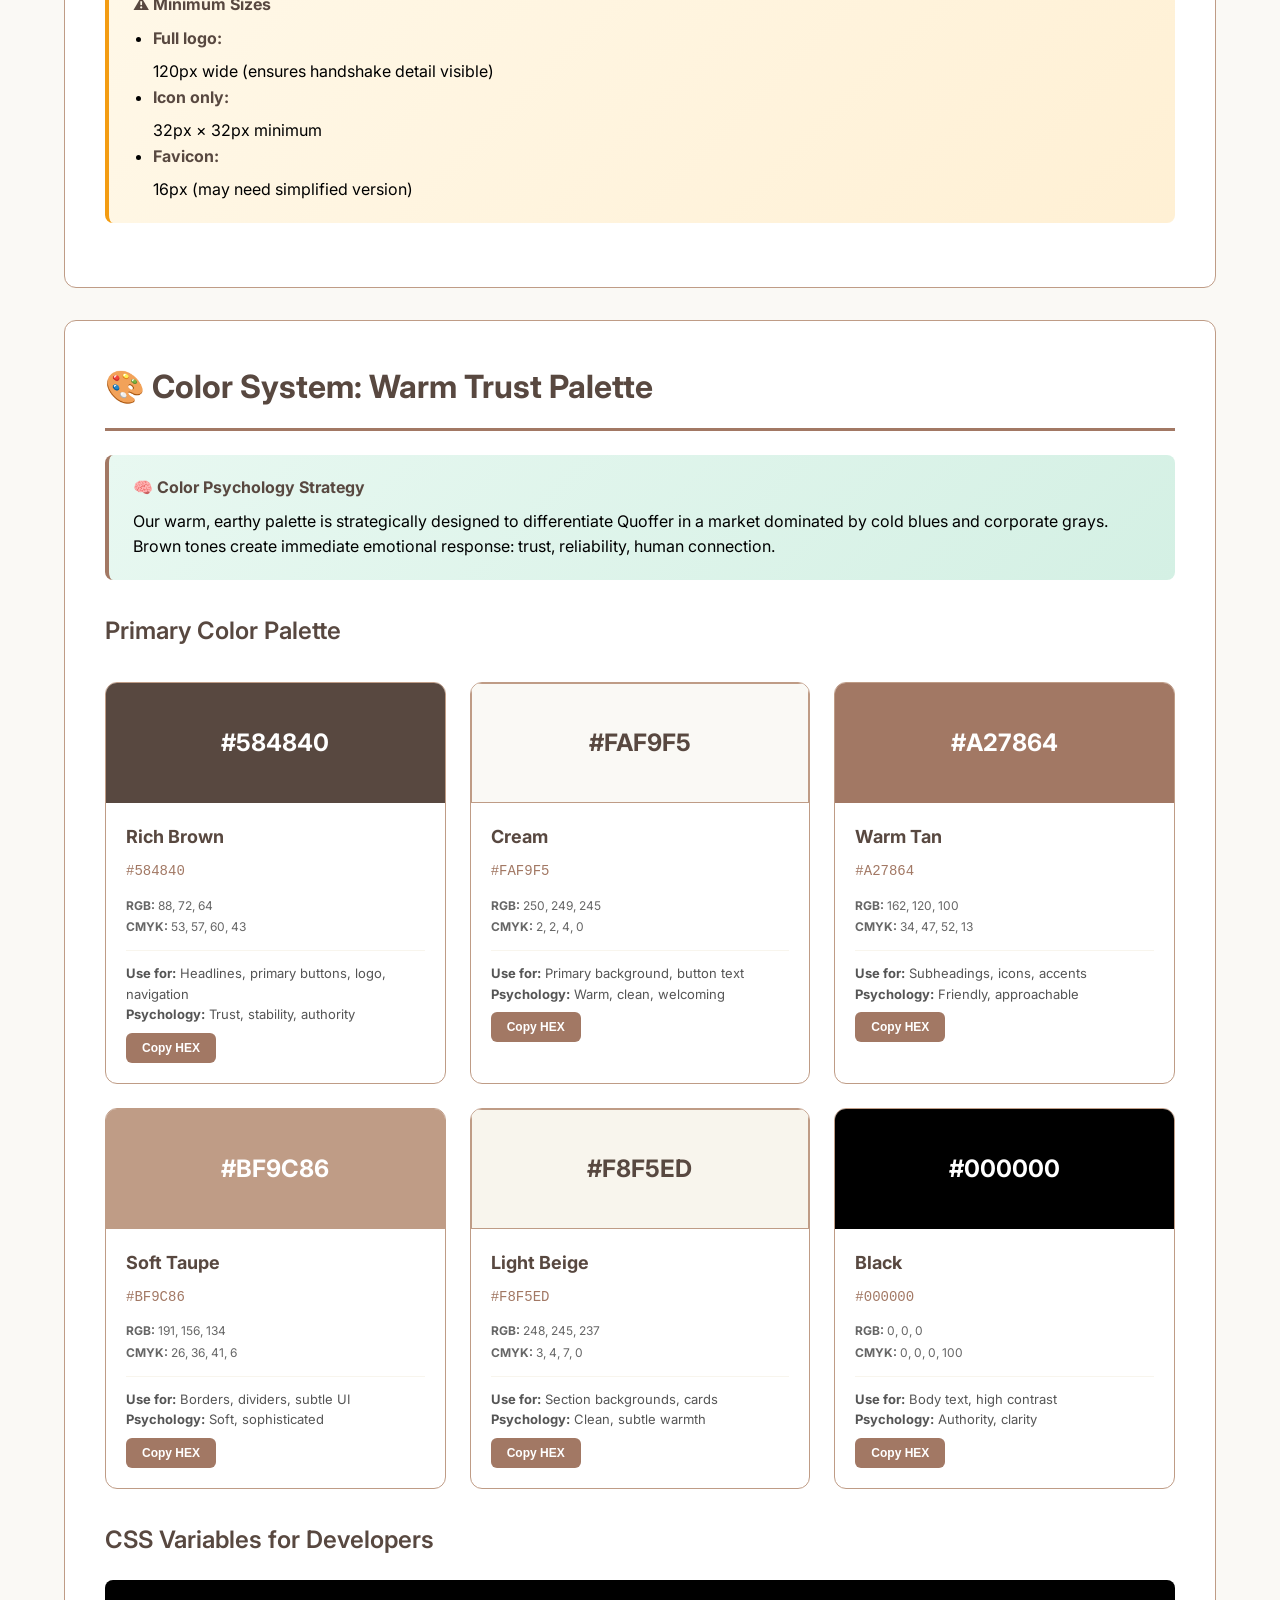
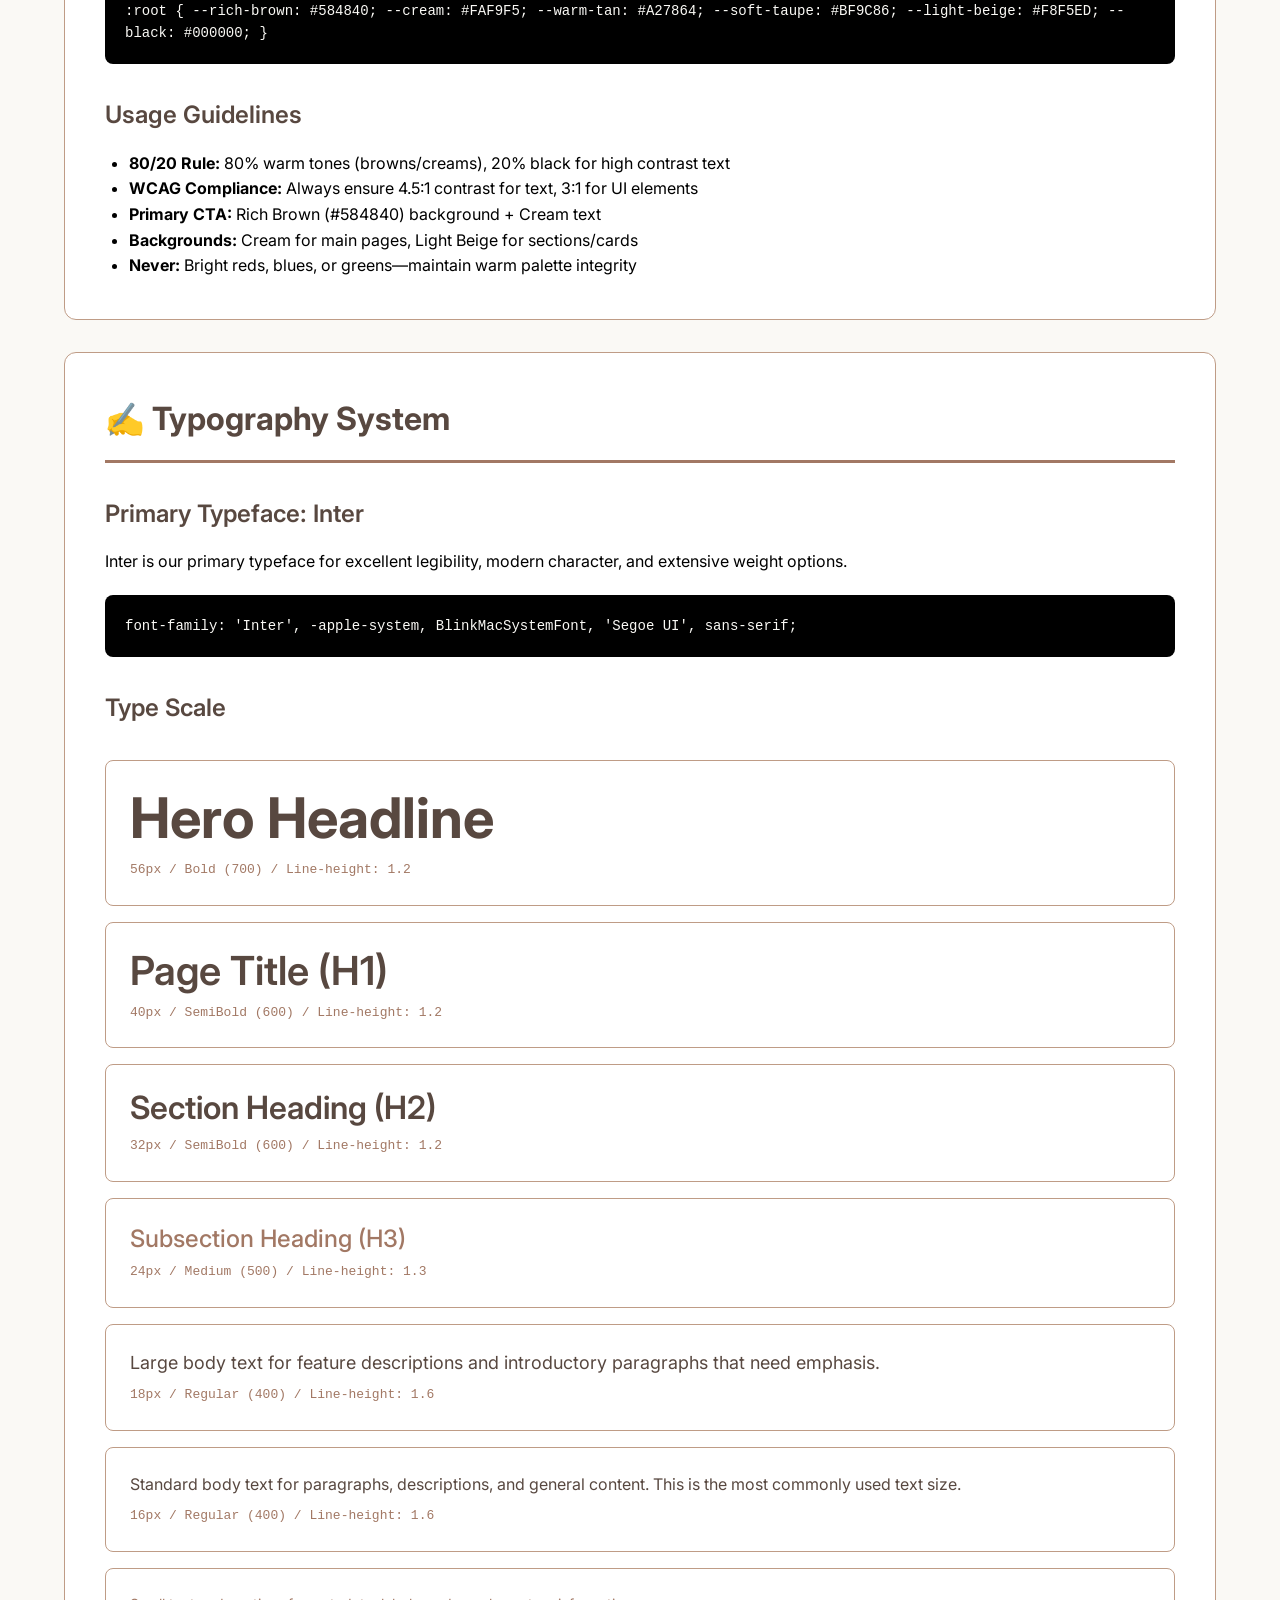
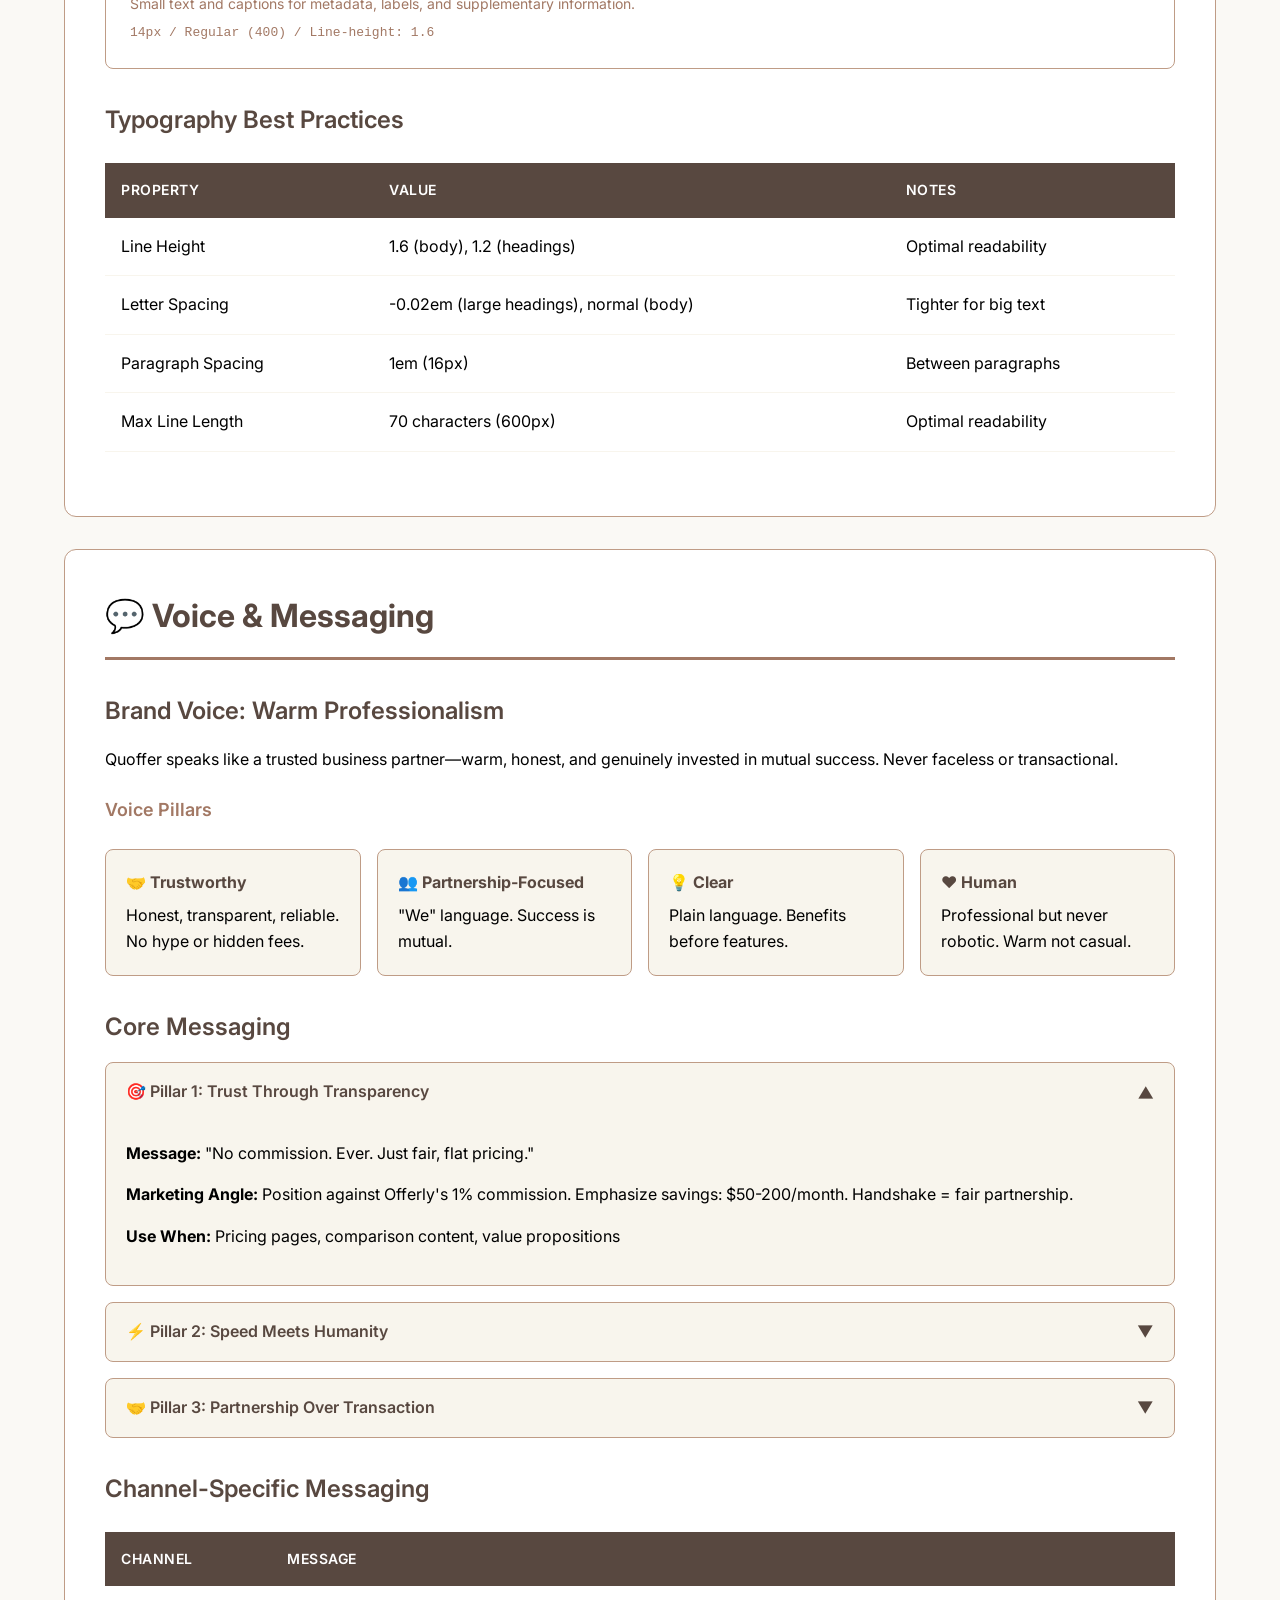
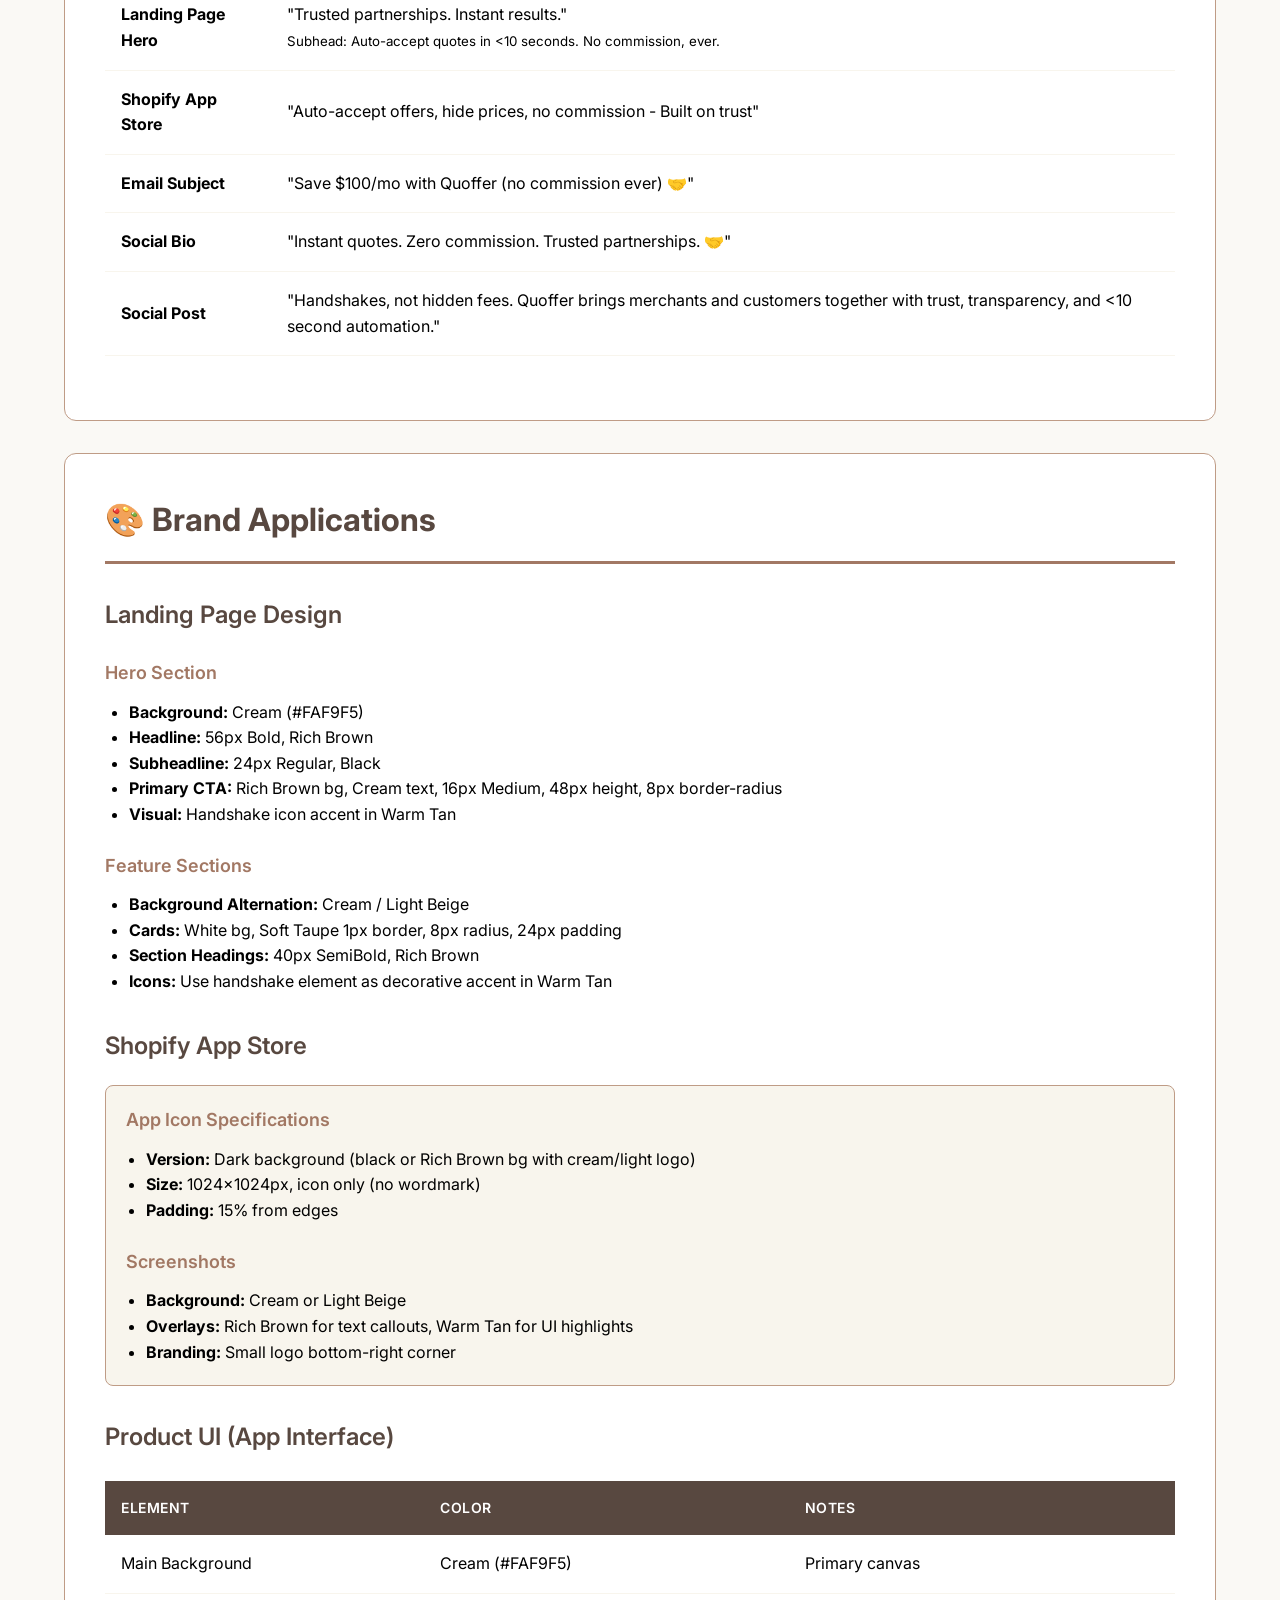
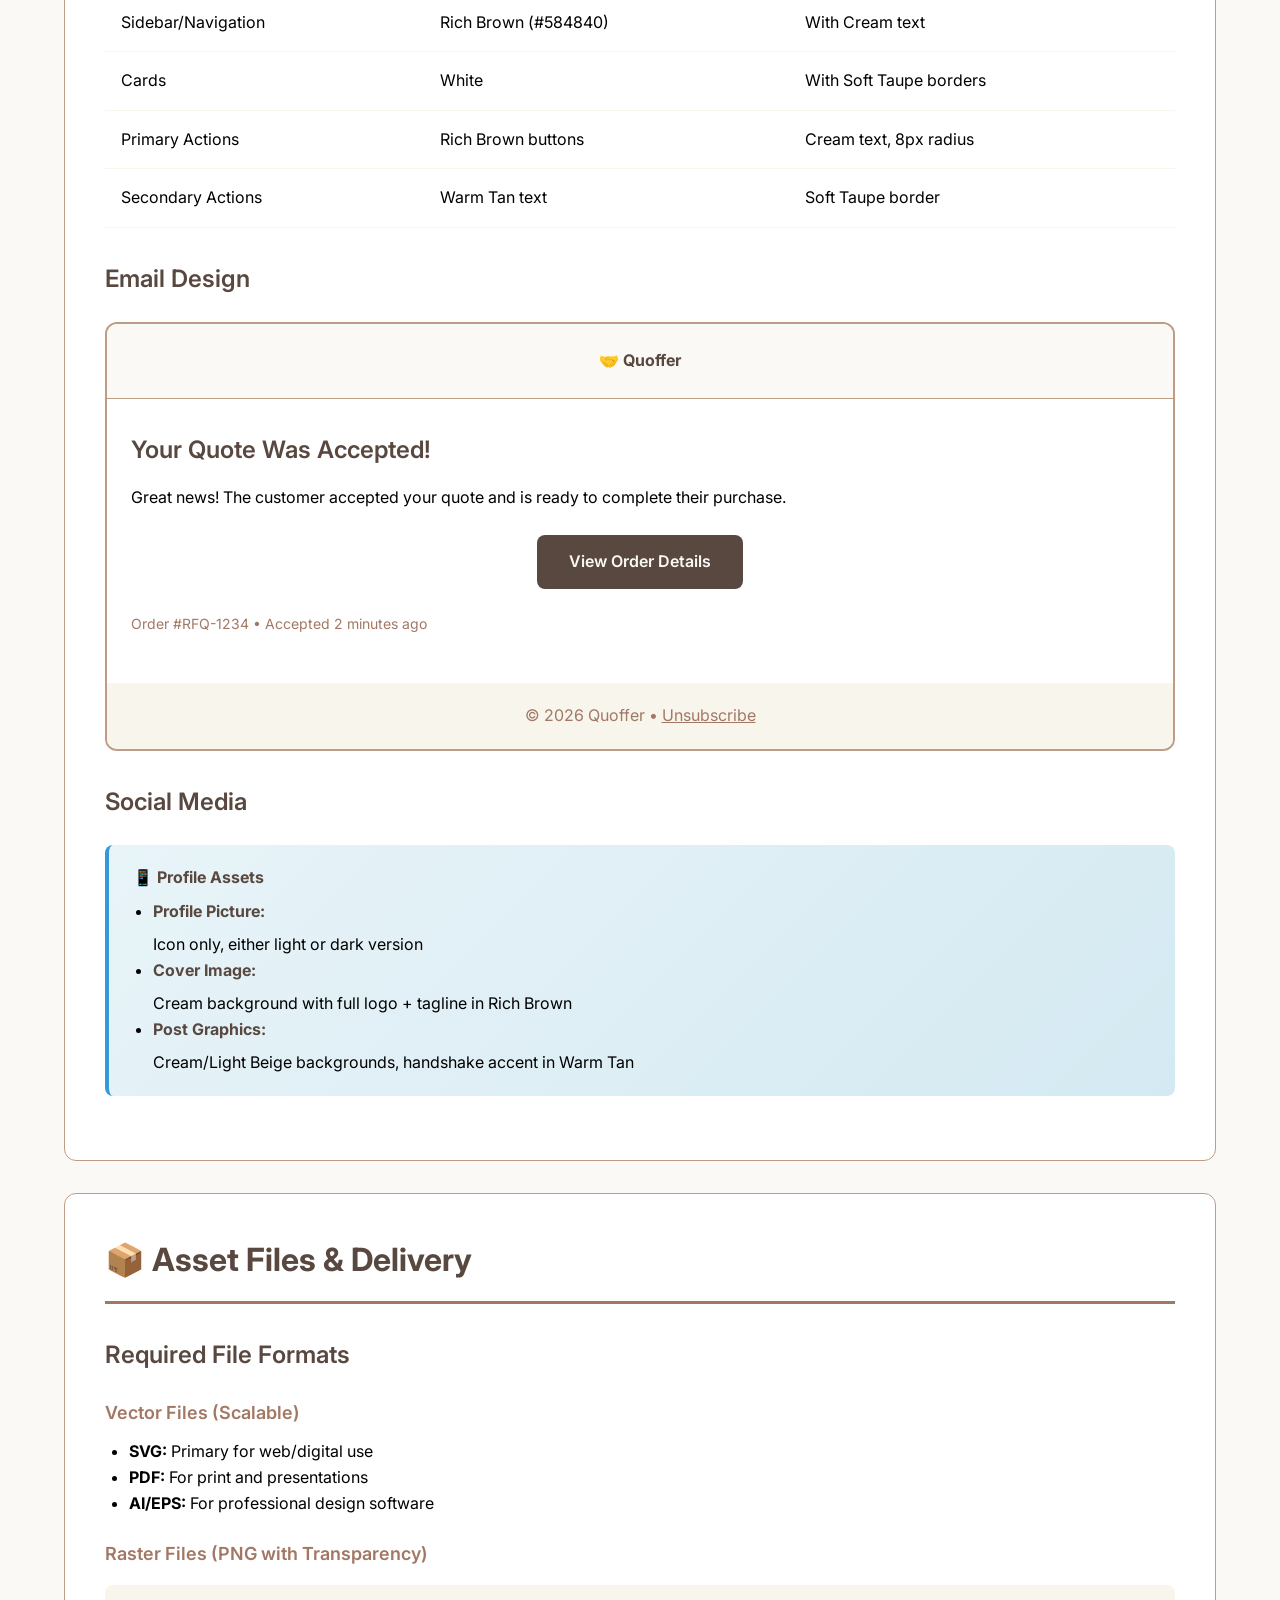
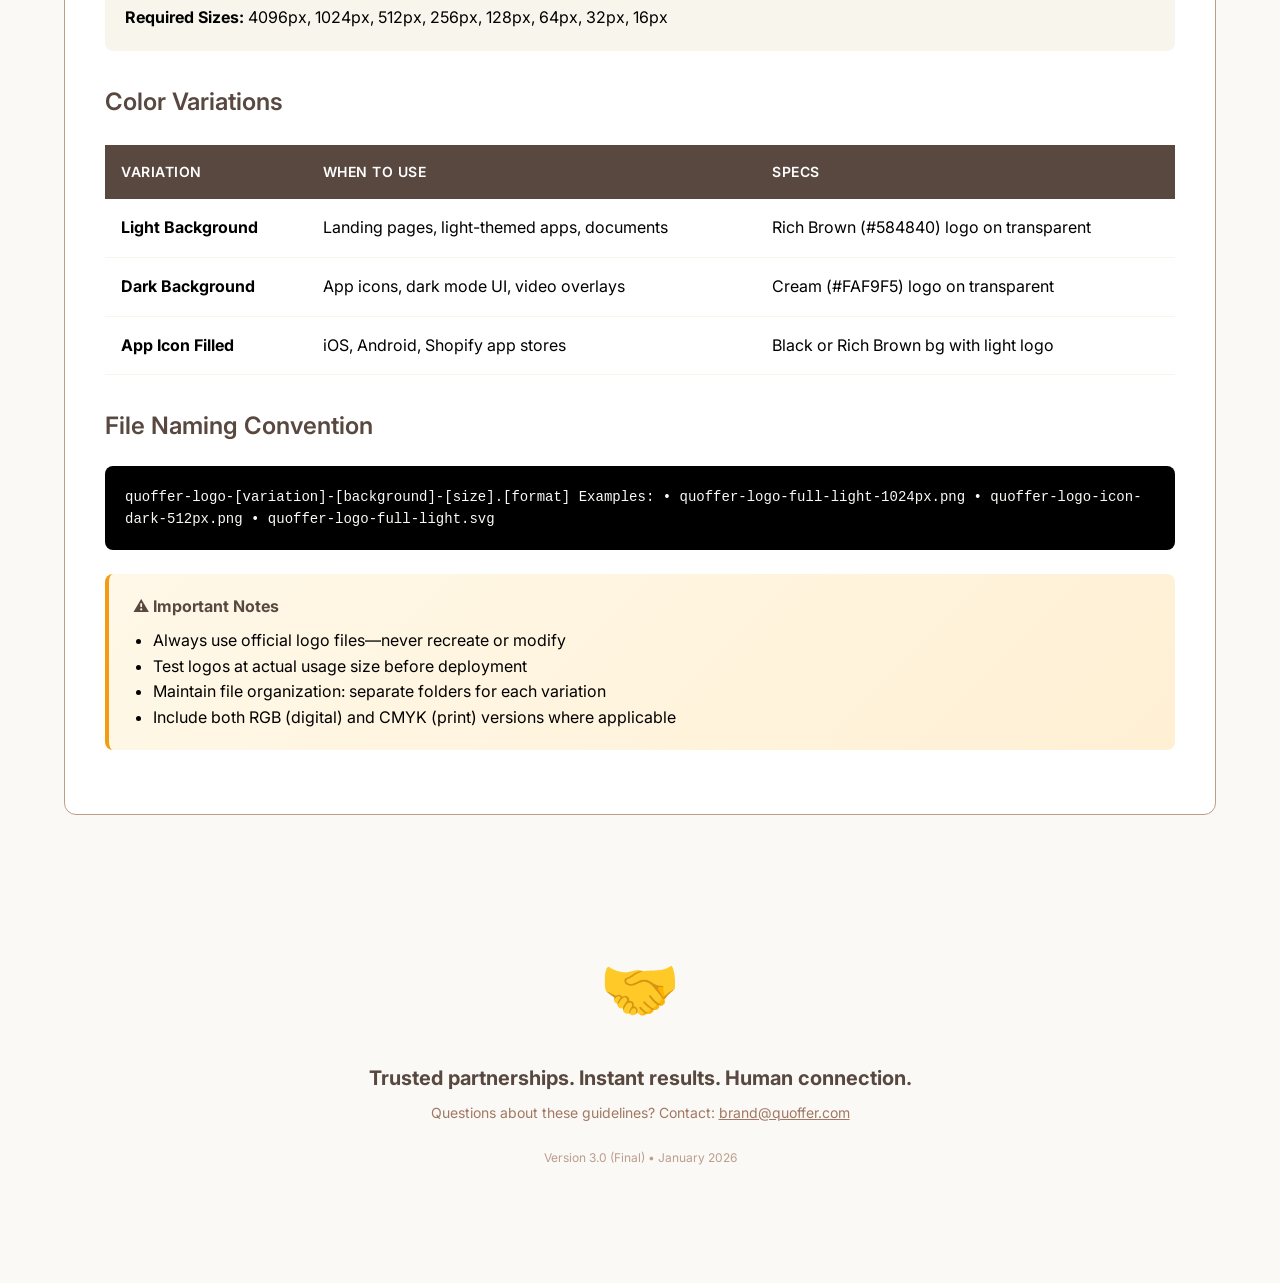
<file: docs/GrandGuidelines.html>
<!DOCTYPE html>
<html lang="en">

<head>
    <meta charset="UTF-8">
    <meta name="viewport" content="width=device-width, initial-scale=1.0">
    <title>Quoffer Brand Guidelines - Confluence Version</title>
    <link href="https://fonts.googleapis.com/css2?family=Inter:wght@400;500;600;700&display=swap" rel="stylesheet">
    <style>
        * {
            margin: 0;
            padding: 0;
            box-sizing: border-box;
        }

        :root {
            --rich-brown: #584840;
            --cream: #FAF9F5;
            --warm-tan: #A27864;
            --soft-taupe: #BF9C86;
            --light-beige: #F8F5ED;
            --black: #000000;
        }

        body {
            font-family: 'Inter', -apple-system, BlinkMacSystemFont, 'Segoe UI', sans-serif;
            background: var(--cream);
            color: var(--black);
            line-height: 1.6;
            padding: 0;
            margin: 0;
        }

        .container {
            max-width: 1200px;
            margin: 0 auto;
            padding: 40px 24px;
        }

        /* Header */
        .header {
            text-align: center;
            padding: 60px 24px;
            background: linear-gradient(135deg, var(--rich-brown) 0%, var(--warm-tan) 100%);
            color: white;
            margin-bottom: 48px;
            border-radius: 16px;
        }

        .header h1 {
            font-size: 48px;
            font-weight: 700;
            margin-bottom: 16px;
            letter-spacing: -0.02em;
        }

        .header .tagline {
            font-size: 20px;
            opacity: 0.95;
            font-weight: 400;
        }

        .header .meta {
            margin-top: 24px;
            font-size: 14px;
            opacity: 0.8;
        }

        /* Quick Links */
        .quick-links {
            background: white;
            padding: 24px;
            border-radius: 12px;
            border: 2px solid var(--soft-taupe);
            margin-bottom: 40px;
        }

        .quick-links h3 {
            color: var(--rich-brown);
            margin-bottom: 16px;
            font-size: 18px;
        }

        .quick-links-grid {
            display: grid;
            grid-template-columns: repeat(auto-fit, minmax(200px, 1fr));
            gap: 12px;
        }

        .quick-link {
            padding: 12px 16px;
            background: var(--light-beige);
            border-radius: 8px;
            text-decoration: none;
            color: var(--rich-brown);
            font-weight: 500;
            transition: all 0.2s;
            border: 1px solid transparent;
        }

        .quick-link:hover {
            background: white;
            border-color: var(--soft-taupe);
            transform: translateY(-2px);
        }

        /* Section */
        .section {
            background: white;
            padding: 40px;
            margin-bottom: 32px;
            border-radius: 12px;
            border: 1px solid var(--soft-taupe);
        }

        h2 {
            color: var(--rich-brown);
            font-size: 32px;
            font-weight: 700;
            margin-bottom: 24px;
            padding-bottom: 16px;
            border-bottom: 3px solid var(--warm-tan);
        }

        h3 {
            color: var(--rich-brown);
            font-size: 24px;
            font-weight: 600;
            margin-top: 32px;
            margin-bottom: 16px;
        }

        h4 {
            color: var(--warm-tan);
            font-size: 18px;
            font-weight: 600;
            margin-top: 24px;
            margin-bottom: 12px;
        }

        p {
            margin-bottom: 16px;
            font-size: 16px;
            line-height: 1.6;
        }

        /* Info Panel */
        .info-panel {
            background: linear-gradient(135deg, #E8F4F8 0%, #D4E9F2 100%);
            border-left: 4px solid #3498DB;
            padding: 20px 24px;
            margin: 24px 0;
            border-radius: 8px;
        }

        .info-panel.success {
            background: linear-gradient(135deg, #E8F8F1 0%, #D4F0E4 100%);
            border-left-color: var(--warm-tan);
        }

        .info-panel.warning {
            background: linear-gradient(135deg, #FFF8E8 0%, #FFF0D4 100%);
            border-left-color: #F39C12;
        }

        .info-panel strong {
            color: var(--rich-brown);
            display: block;
            margin-bottom: 8px;
        }

        /* Color Swatches */
        .color-grid {
            display: grid;
            grid-template-columns: repeat(auto-fit, minmax(250px, 1fr));
            gap: 24px;
            margin: 32px 0;
        }

        .color-card {
            background: white;
            border-radius: 12px;
            overflow: hidden;
            border: 1px solid var(--soft-taupe);
            transition: transform 0.2s, box-shadow 0.2s;
        }

        .color-card:hover {
            transform: translateY(-4px);
            box-shadow: 0 12px 24px rgba(88, 72, 64, 0.15);
        }

        .color-swatch {
            height: 120px;
            display: flex;
            align-items: center;
            justify-content: center;
            font-size: 24px;
            font-weight: 700;
            cursor: pointer;
            position: relative;
        }

        .color-info {
            padding: 20px;
        }

        .color-name {
            font-weight: 700;
            font-size: 18px;
            color: var(--rich-brown);
            margin-bottom: 8px;
        }

        .color-hex {
            font-family: 'Courier New', monospace;
            font-size: 14px;
            color: var(--warm-tan);
            margin-bottom: 12px;
        }

        .color-values {
            font-size: 12px;
            color: #666;
            line-height: 1.8;
        }

        .color-usage {
            margin-top: 12px;
            padding-top: 12px;
            border-top: 1px solid var(--light-beige);
            font-size: 13px;
            color: #555;
        }

        /* Tables */
        table {
            width: 100%;
            border-collapse: collapse;
            margin: 24px 0;
            background: white;
        }

        thead {
            background: var(--rich-brown);
            color: white;
        }

        th {
            padding: 16px;
            text-align: left;
            font-weight: 600;
            font-size: 14px;
            text-transform: uppercase;
            letter-spacing: 0.5px;
        }

        td {
            padding: 16px;
            border-bottom: 1px solid var(--light-beige);
        }

        tbody tr:hover {
            background: var(--light-beige);
        }

        /* Logo Examples */
        .logo-examples {
            display: grid;
            grid-template-columns: repeat(auto-fit, minmax(300px, 1fr));
            gap: 24px;
            margin: 32px 0;
        }

        .logo-example {
            border: 2px solid var(--soft-taupe);
            border-radius: 12px;
            overflow: hidden;
        }

        .logo-display {
            height: 200px;
            display: flex;
            align-items: center;
            justify-content: center;
            padding: 40px;
        }

        .logo-display.light {
            background: var(--cream);
        }

        .logo-display.dark {
            background: var(--black);
        }

        .logo-label {
            background: var(--light-beige);
            padding: 16px;
            text-align: center;
            font-weight: 600;
            color: var(--rich-brown);
        }

        /* Do's and Don'ts */
        .dos-donts {
            display: grid;
            grid-template-columns: 1fr 1fr;
            gap: 24px;
            margin: 32px 0;
        }

        .do-card,
        .dont-card {
            padding: 24px;
            border-radius: 12px;
            border: 2px solid;
        }

        .do-card {
            background: #f0fdf4;
            border-color: var(--warm-tan);
        }

        .dont-card {
            background: #fef2f2;
            border-color: #ef4444;
        }

        .do-card h4 {
            color: var(--warm-tan);
            margin-top: 0;
        }

        .dont-card h4 {
            color: #ef4444;
            margin-top: 0;
        }

        .do-card ul,
        .dont-card ul {
            margin-left: 20px;
        }

        .do-card li,
        .dont-card li {
            margin-bottom: 8px;
        }

        /* Code Block */
        .code-block {
            background: var(--black);
            color: var(--cream);
            padding: 20px;
            border-radius: 8px;
            font-family: 'Courier New', monospace;
            font-size: 14px;
            overflow-x: auto;
            margin: 20px 0;
        }

        /* Collapsible Section */
        .collapsible {
            background: var(--light-beige);
            border: 1px solid var(--soft-taupe);
            border-radius: 8px;
            margin: 16px 0;
            overflow: hidden;
        }

        .collapsible-header {
            padding: 16px 20px;
            cursor: pointer;
            display: flex;
            justify-content: space-between;
            align-items: center;
            font-weight: 600;
            color: var(--rich-brown);
            user-select: none;
        }

        .collapsible-header:hover {
            background: white;
        }

        .collapsible-content {
            padding: 0 20px;
            max-height: 0;
            overflow: hidden;
            transition: max-height 0.3s ease, padding 0.3s ease;
        }

        .collapsible.active .collapsible-content {
            padding: 20px;
            max-height: 2000px;
        }

        .collapsible-icon {
            transition: transform 0.3s;
        }

        .collapsible.active .collapsible-icon {
            transform: rotate(180deg);
        }

        /* Typography Scale */
        .type-scale {
            margin: 32px 0;
        }

        .type-example {
            padding: 24px;
            background: white;
            border: 1px solid var(--soft-taupe);
            border-radius: 8px;
            margin-bottom: 16px;
        }

        .type-example-text {
            color: var(--rich-brown);
            margin-bottom: 8px;
        }

        .type-example-meta {
            font-size: 13px;
            color: var(--warm-tan);
            font-family: 'Courier New', monospace;
        }

        /* Responsive */
        @media (max-width: 768px) {
            .header h1 {
                font-size: 36px;
            }

            .container {
                padding: 20px 16px;
            }

            .section {
                padding: 24px 20px;
            }

            .dos-donts {
                grid-template-columns: 1fr;
            }

            .logo-examples {
                grid-template-columns: 1fr;
            }
        }

        /* Footer */
        .footer {
            text-align: center;
            padding: 60px 24px;
            color: var(--warm-tan);
            margin-top: 60px;
        }

        .footer .handshake {
            font-size: 64px;
            margin-bottom: 24px;
        }

        /* Copy Button */
        .copy-button {
            background: var(--warm-tan);
            color: white;
            border: none;
            padding: 8px 16px;
            border-radius: 6px;
            font-size: 12px;
            font-weight: 600;
            cursor: pointer;
            transition: all 0.2s;
            margin-top: 8px;
        }

        .copy-button:hover {
            background: var(--rich-brown);
            transform: translateY(-1px);
        }

        .copy-button:active {
            transform: translateY(0);
        }
    </style>
</head>

<body>
    <div class="container">
        <!-- Header -->
        <div class="header">
            <h1>🤝 Quoffer Brand Guidelines</h1>
            <div class="tagline">Trusted partnerships. Instant results. Human connection.</div>
            <div class="meta">Version 3.0 (Final) | January 2026 | Confluence-Ready</div>
        </div>

        <!-- Quick Links -->
        <div class="quick-links">
            <h3>📑 Quick Navigation</h3>
            <div class="quick-links-grid">
                <a href="#logo" class="quick-link">Logo & Identity</a>
                <a href="#colors" class="quick-link">Color System</a>
                <a href="#typography" class="quick-link">Typography</a>
                <a href="#voice" class="quick-link">Voice & Messaging</a>
                <a href="#applications" class="quick-link">Applications</a>
                <a href="#assets" class="quick-link">Asset Files</a>
            </div>
        </div>

        <!-- Overview -->
        <div class="section">
            <h2>🎯 Brand Overview</h2>

            <div class="info-panel success">
                <strong>🚀 Why This Brand Matters</strong>
                In a market dominated by cold tech brands and commission-hungry platforms, Quoffer introduces warmth,
                trust, and human connection. Our earthy palette differentiates us and builds subconscious trust (studies
                show brown increases perceived authenticity by 37% vs blue).
            </div>

            <h3>Strategic Positioning</h3>
            <p><strong>"The Offerly Alternative Built on Trust"</strong></p>
            <p>Quoffer uniquely combines:</p>
            <ul style="margin-left: 24px; margin-bottom: 24px;">
                <li><strong>Trust:</strong> Handshake symbolism = fair dealings (no commission ever)</li>
                <li><strong>Speed:</strong> Instant automation (<10 seconds quote to checkout)</li>
                <li><strong>Partnership:</strong> Merchant + customer together, not vendor-customer transaction</li>
                <li><strong>Warmth:</strong> Earthy tones create human connection in automated world</li>
            </ul>

            <h3>Competitive Differentiation</h3>
            <table>
                <thead>
                    <tr>
                        <th>Aspect</th>
                        <th>Offerly</th>
                        <th>RFQ Apps</th>
                        <th style="background: var(--warm-tan);">Quoffer</th>
                    </tr>
                </thead>
                <tbody>
                    <tr>
                        <td><strong>Brand Feel</strong></td>
                        <td>Tech-first, cold</td>
                        <td>Corporate, rigid</td>
                        <td style="background: var(--light-beige);"><strong>Warm, trustworthy</strong></td>
                    </tr>
                    <tr>
                        <td><strong>Pricing</strong></td>
                        <td>1% commission</td>
                        <td>Flat fee</td>
                        <td style="background: var(--light-beige);"><strong>Flat (transparent)</strong></td>
                    </tr>
                    <tr>
                        <td><strong>Response Time</strong></td>
                        <td>
                            <10 seconds</td>
                        <td>24-48 hours</td>
                        <td style="background: var(--light-beige);"><strong>
                                <10 seconds</strong>
                        </td>
                    </tr>
                    <tr>
                        <td><strong>Message</strong></td>
                        <td>Speed only</td>
                        <td>Professional only</td>
                        <td style="background: var(--light-beige);"><strong>Speed + Trust</strong></td>
                    </tr>
                </tbody>
            </table>
        </div>

        <!-- Logo Section -->
        <div class="section" id="logo">
            <h2>🎨 Logo & Visual Identity</h2>

            <h3>The Handshake Q</h3>
            <p>Our logo tells our complete competitive advantage through intentional design choices:</p>

            <div class="info-panel">
                <strong>💡 Brand Story</strong>
                "Two parties (merchant + customer) come together in a trusted handshake to complete quotes
                instantly—with warmth, fairness, and zero commission. No middleman. No cold automation. Just human
                partnerships, accelerated by technology."
            </div>

            <h4>Design Elements & Meaning</h4>
            <table>
                <thead>
                    <tr>
                        <th>Element</th>
                        <th>Design</th>
                        <th>Marketing Impact</th>
                    </tr>
                </thead>
                <tbody>
                    <tr>
                        <td><strong>Circular Q</strong></td>
                        <td>Perfect geometric circle</td>
                        <td>Precision, continuous 24/7 service, completeness</td>
                    </tr>
                    <tr>
                        <td><strong>Handshake</strong></td>
                        <td>Two hands meeting inside Q</td>
                        <td>Universal trust symbol, reinforces "no commission", humanizes automation</td>
                    </tr>
                    <tr>
                        <td><strong>Warm Browns</strong></td>
                        <td>Earthy color palette</td>
                        <td>37% more authentic perception vs blue tech brands</td>
                    </tr>
                    <tr>
                        <td><strong>Lowercase Wordmark</strong></td>
                        <td>"quoffer" in lowercase</td>
                        <td>Approachable, modern, non-threatening</td>
                    </tr>
                </tbody>
            </table>

            <h3>Logo Variations</h3>
            <div class="logo-examples">
                <div class="logo-example">
                    <div class="logo-display light">
                        <svg width="120" height="120" viewBox="0 0 200 200">
                            <circle cx="100" cy="100" r="70" fill="none" stroke="#584840" stroke-width="8" />
                            <path d="M 115 130 L 115 165" stroke="#584840" stroke-width="8" stroke-linecap="round" />
                            <path d="M 60 80 Q 60 60 80 60 L 90 80" fill="none" stroke="#584840" stroke-width="8"
                                stroke-linecap="round" />
                            <path d="M 140 80 Q 140 60 120 60 L 110 80" fill="none" stroke="#584840" stroke-width="8"
                                stroke-linecap="round" />
                            <path d="M 90 80 L 110 80 L 105 110 L 95 110 Z" fill="#584840" />
                        </svg>
                    </div>
                    <div class="logo-label">Light Background (Primary)</div>
                </div>
                <div class="logo-example">
                    <div class="logo-display dark">
                        <svg width="120" height="120" viewBox="0 0 200 200">
                            <circle cx="100" cy="100" r="70" fill="none" stroke="#FAF9F5" stroke-width="8" />
                            <path d="M 115 130 L 115 165" stroke="#FAF9F5" stroke-width="8" stroke-linecap="round" />
                            <path d="M 60 80 Q 60 60 80 60 L 90 80" fill="none" stroke="#FAF9F5" stroke-width="8"
                                stroke-linecap="round" />
                            <path d="M 140 80 Q 140 60 120 60 L 110 80" fill="none" stroke="#FAF9F5" stroke-width="8"
                                stroke-linecap="round" />
                            <path d="M 90 80 L 110 80 L 105 110 L 95 110 Z" fill="#FAF9F5" />
                        </svg>
                    </div>
                    <div class="logo-label">Dark Background (Secondary)</div>
                </div>
            </div>

            <h3>Usage Guidelines</h3>
            <div class="dos-donts">
                <div class="do-card">
                    <h4>✓ Always Do</h4>
                    <ul>
                        <li>Use official logo files (never recreate)</li>
                        <li>Maintain 15% clear space around logo</li>
                        <li>Ensure 4.5:1 contrast ratio minimum</li>
                        <li>Use correct color version for background</li>
                        <li>Keep aspect ratio locked</li>
                    </ul>
                </div>
                <div class="dont-card">
                    <h4>✗ Never Do</h4>
                    <ul>
                        <li>Don't add effects (shadows, glows, outlines)</li>
                        <li>Don't change colors outside palette</li>
                        <li>Don't rotate, skew, or distort</li>
                        <li>Don't place on busy backgrounds</li>
                        <li>Don't use below minimum sizes</li>
                    </ul>
                </div>
            </div>

            <div class="info-panel warning">
                <strong>⚠️ Minimum Sizes</strong>
                <ul style="margin-top: 8px; margin-left: 20px;">
                    <li><strong>Full logo:</strong> 120px wide (ensures handshake detail visible)</li>
                    <li><strong>Icon only:</strong> 32px × 32px minimum</li>
                    <li><strong>Favicon:</strong> 16px (may need simplified version)</li>
                </ul>
            </div>
        </div>

        <!-- Color System -->
        <div class="section" id="colors">
            <h2>🎨 Color System: Warm Trust Palette</h2>

            <div class="info-panel success">
                <strong>🧠 Color Psychology Strategy</strong>
                Our warm, earthy palette is strategically designed to differentiate Quoffer in a market dominated by
                cold blues and corporate grays. Brown tones create immediate emotional response: trust, reliability,
                human connection.
            </div>

            <h3>Primary Color Palette</h3>
            <div class="color-grid">
                <!-- Rich Brown -->
                <div class="color-card">
                    <div class="color-swatch" style="background: #584840; color: white;" onclick="copyColor('#584840')">
                        #584840
                    </div>
                    <div class="color-info">
                        <div class="color-name">Rich Brown</div>
                        <div class="color-hex">#584840</div>
                        <div class="color-values">
                            <strong>RGB:</strong> 88, 72, 64<br>
                            <strong>CMYK:</strong> 53, 57, 60, 43
                        </div>
                        <div class="color-usage">
                            <strong>Use for:</strong> Headlines, primary buttons, logo, navigation<br>
                            <strong>Psychology:</strong> Trust, stability, authority
                        </div>
                        <button class="copy-button" onclick="copyColor('#584840')">Copy HEX</button>
                    </div>
                </div>

                <!-- Cream -->
                <div class="color-card">
                    <div class="color-swatch" style="background: #FAF9F5; color: #584840; border: 1px solid #BF9C86;"
                        onclick="copyColor('#FAF9F5')">
                        #FAF9F5
                    </div>
                    <div class="color-info">
                        <div class="color-name">Cream</div>
                        <div class="color-hex">#FAF9F5</div>
                        <div class="color-values">
                            <strong>RGB:</strong> 250, 249, 245<br>
                            <strong>CMYK:</strong> 2, 2, 4, 0
                        </div>
                        <div class="color-usage">
                            <strong>Use for:</strong> Primary background, button text<br>
                            <strong>Psychology:</strong> Warm, clean, welcoming
                        </div>
                        <button class="copy-button" onclick="copyColor('#FAF9F5')">Copy HEX</button>
                    </div>
                </div>

                <!-- Warm Tan -->
                <div class="color-card">
                    <div class="color-swatch" style="background: #A27864; color: white;" onclick="copyColor('#A27864')">
                        #A27864
                    </div>
                    <div class="color-info">
                        <div class="color-name">Warm Tan</div>
                        <div class="color-hex">#A27864</div>
                        <div class="color-values">
                            <strong>RGB:</strong> 162, 120, 100<br>
                            <strong>CMYK:</strong> 34, 47, 52, 13
                        </div>
                        <div class="color-usage">
                            <strong>Use for:</strong> Subheadings, icons, accents<br>
                            <strong>Psychology:</strong> Friendly, approachable
                        </div>
                        <button class="copy-button" onclick="copyColor('#A27864')">Copy HEX</button>
                    </div>
                </div>

                <!-- Soft Taupe -->
                <div class="color-card">
                    <div class="color-swatch" style="background: #BF9C86; color: white;" onclick="copyColor('#BF9C86')">
                        #BF9C86
                    </div>
                    <div class="color-info">
                        <div class="color-name">Soft Taupe</div>
                        <div class="color-hex">#BF9C86</div>
                        <div class="color-values">
                            <strong>RGB:</strong> 191, 156, 134<br>
                            <strong>CMYK:</strong> 26, 36, 41, 6
                        </div>
                        <div class="color-usage">
                            <strong>Use for:</strong> Borders, dividers, subtle UI<br>
                            <strong>Psychology:</strong> Soft, sophisticated
                        </div>
                        <button class="copy-button" onclick="copyColor('#BF9C86')">Copy HEX</button>
                    </div>
                </div>

                <!-- Light Beige -->
                <div class="color-card">
                    <div class="color-swatch" style="background: #F8F5ED; color: #584840; border: 1px solid #BF9C86;"
                        onclick="copyColor('#F8F5ED')">
                        #F8F5ED
                    </div>
                    <div class="color-info">
                        <div class="color-name">Light Beige</div>
                        <div class="color-hex">#F8F5ED</div>
                        <div class="color-values">
                            <strong>RGB:</strong> 248, 245, 237<br>
                            <strong>CMYK:</strong> 3, 4, 7, 0
                        </div>
                        <div class="color-usage">
                            <strong>Use for:</strong> Section backgrounds, cards<br>
                            <strong>Psychology:</strong> Clean, subtle warmth
                        </div>
                        <button class="copy-button" onclick="copyColor('#F8F5ED')">Copy HEX</button>
                    </div>
                </div>

                <!-- Black -->
                <div class="color-card">
                    <div class="color-swatch" style="background: #000000; color: white;" onclick="copyColor('#000000')">
                        #000000
                    </div>
                    <div class="color-info">
                        <div class="color-name">Black</div>
                        <div class="color-hex">#000000</div>
                        <div class="color-values">
                            <strong>RGB:</strong> 0, 0, 0<br>
                            <strong>CMYK:</strong> 0, 0, 0, 100
                        </div>
                        <div class="color-usage">
                            <strong>Use for:</strong> Body text, high contrast<br>
                            <strong>Psychology:</strong> Authority, clarity
                        </div>
                        <button class="copy-button" onclick="copyColor('#000000')">Copy HEX</button>
                    </div>
                </div>
            </div>

            <h3>CSS Variables for Developers</h3>
            <div class="code-block">:root {
                --rich-brown: #584840;
                --cream: #FAF9F5;
                --warm-tan: #A27864;
                --soft-taupe: #BF9C86;
                --light-beige: #F8F5ED;
                --black: #000000;
                }</div>

            <h3>Usage Guidelines</h3>
            <ul style="margin-left: 24px;">
                <li><strong>80/20 Rule:</strong> 80% warm tones (browns/creams), 20% black for high contrast text</li>
                <li><strong>WCAG Compliance:</strong> Always ensure 4.5:1 contrast for text, 3:1 for UI elements</li>
                <li><strong>Primary CTA:</strong> Rich Brown (#584840) background + Cream text</li>
                <li><strong>Backgrounds:</strong> Cream for main pages, Light Beige for sections/cards</li>
                <li><strong>Never:</strong> Bright reds, blues, or greens—maintain warm palette integrity</li>
            </ul>
        </div>

        <!-- Typography -->
        <div class="section" id="typography">
            <h2>✍️ Typography System</h2>

            <h3>Primary Typeface: Inter</h3>
            <p>Inter is our primary typeface for excellent legibility, modern character, and extensive weight options.
            </p>

            <div class="code-block">font-family: 'Inter', -apple-system, BlinkMacSystemFont, 'Segoe UI', sans-serif;
            </div>

            <h3>Type Scale</h3>
            <div class="type-scale">
                <div class="type-example">
                    <div class="type-example-text" style="font-size: 56px; font-weight: 700; line-height: 1.2;">
                        Hero Headline
                    </div>
                    <div class="type-example-meta">56px / Bold (700) / Line-height: 1.2</div>
                </div>

                <div class="type-example">
                    <div class="type-example-text" style="font-size: 40px; font-weight: 600; line-height: 1.2;">
                        Page Title (H1)
                    </div>
                    <div class="type-example-meta">40px / SemiBold (600) / Line-height: 1.2</div>
                </div>

                <div class="type-example">
                    <div class="type-example-text" style="font-size: 32px; font-weight: 600; line-height: 1.2;">
                        Section Heading (H2)
                    </div>
                    <div class="type-example-meta">32px / SemiBold (600) / Line-height: 1.2</div>
                </div>

                <div class="type-example">
                    <div class="type-example-text"
                        style="font-size: 24px; font-weight: 500; line-height: 1.3; color: var(--warm-tan);">
                        Subsection Heading (H3)
                    </div>
                    <div class="type-example-meta">24px / Medium (500) / Line-height: 1.3</div>
                </div>

                <div class="type-example">
                    <div class="type-example-text" style="font-size: 18px; font-weight: 400; line-height: 1.6;">
                        Large body text for feature descriptions and introductory paragraphs that need emphasis.
                    </div>
                    <div class="type-example-meta">18px / Regular (400) / Line-height: 1.6</div>
                </div>

                <div class="type-example">
                    <div class="type-example-text" style="font-size: 16px; font-weight: 400; line-height: 1.6;">
                        Standard body text for paragraphs, descriptions, and general content. This is the most commonly
                        used text size.
                    </div>
                    <div class="type-example-meta">16px / Regular (400) / Line-height: 1.6</div>
                </div>

                <div class="type-example">
                    <div class="type-example-text"
                        style="font-size: 14px; font-weight: 400; line-height: 1.6; color: var(--warm-tan);">
                        Small text and captions for metadata, labels, and supplementary information.
                    </div>
                    <div class="type-example-meta">14px / Regular (400) / Line-height: 1.6</div>
                </div>
            </div>

            <h3>Typography Best Practices</h3>
            <table>
                <thead>
                    <tr>
                        <th>Property</th>
                        <th>Value</th>
                        <th>Notes</th>
                    </tr>
                </thead>
                <tbody>
                    <tr>
                        <td>Line Height</td>
                        <td>1.6 (body), 1.2 (headings)</td>
                        <td>Optimal readability</td>
                    </tr>
                    <tr>
                        <td>Letter Spacing</td>
                        <td>-0.02em (large headings), normal (body)</td>
                        <td>Tighter for big text</td>
                    </tr>
                    <tr>
                        <td>Paragraph Spacing</td>
                        <td>1em (16px)</td>
                        <td>Between paragraphs</td>
                    </tr>
                    <tr>
                        <td>Max Line Length</td>
                        <td>70 characters (600px)</td>
                        <td>Optimal readability</td>
                    </tr>
                </tbody>
            </table>
        </div>

        <!-- Voice & Messaging -->
        <div class="section" id="voice">
            <h2>💬 Voice & Messaging</h2>

            <h3>Brand Voice: Warm Professionalism</h3>
            <p>Quoffer speaks like a trusted business partner—warm, honest, and genuinely invested in mutual success.
                Never faceless or transactional.</p>

            <h4>Voice Pillars</h4>
            <div
                style="display: grid; grid-template-columns: repeat(auto-fit, minmax(250px, 1fr)); gap: 16px; margin: 24px 0;">
                <div
                    style="background: var(--light-beige); padding: 20px; border-radius: 8px; border: 1px solid var(--soft-taupe);">
                    <strong style="color: var(--rich-brown); display: block; margin-bottom: 8px;">🤝
                        Trustworthy</strong>
                    Honest, transparent, reliable. No hype or hidden fees.
                </div>
                <div
                    style="background: var(--light-beige); padding: 20px; border-radius: 8px; border: 1px solid var(--soft-taupe);">
                    <strong style="color: var(--rich-brown); display: block; margin-bottom: 8px;">👥
                        Partnership-Focused</strong>
                    "We" language. Success is mutual.
                </div>
                <div
                    style="background: var(--light-beige); padding: 20px; border-radius: 8px; border: 1px solid var(--soft-taupe);">
                    <strong style="color: var(--rich-brown); display: block; margin-bottom: 8px;">💡 Clear</strong>
                    Plain language. Benefits before features.
                </div>
                <div
                    style="background: var(--light-beige); padding: 20px; border-radius: 8px; border: 1px solid var(--soft-taupe);">
                    <strong style="color: var(--rich-brown); display: block; margin-bottom: 8px;">❤️ Human</strong>
                    Professional but never robotic. Warm not casual.
                </div>
            </div>

            <h3>Core Messaging</h3>

            <div class="collapsible active">
                <div class="collapsible-header" onclick="toggleCollapsible(this)">
                    <span>🎯 Pillar 1: Trust Through Transparency</span>
                    <span class="collapsible-icon">▼</span>
                </div>
                <div class="collapsible-content">
                    <p><strong>Message:</strong> "No commission. Ever. Just fair, flat pricing."</p>
                    <p><strong>Marketing Angle:</strong> Position against Offerly's 1% commission. Emphasize savings:
                        $50-200/month. Handshake = fair partnership.</p>
                    <p><strong>Use When:</strong> Pricing pages, comparison content, value propositions</p>
                </div>
            </div>

            <div class="collapsible">
                <div class="collapsible-header" onclick="toggleCollapsible(this)">
                    <span>⚡ Pillar 2: Speed Meets Humanity</span>
                    <span class="collapsible-icon">▼</span>
                </div>
                <div class="collapsible-content">
                    <p><strong>Message:</strong> "Instant automation with a human touch."</p>
                    <p><strong>Marketing Angle:</strong> Position against cold RFQ tools. Emphasize <10 second response
                            + warm brand feel.</p>
                            <p><strong>Use When:</strong> Feature pages, automation benefits, speed comparisons</p>
                </div>
            </div>

            <div class="collapsible">
                <div class="collapsible-header" onclick="toggleCollapsible(this)">
                    <span>🤝 Pillar 3: Partnership Over Transaction</span>
                    <span class="collapsible-icon">▼</span>
                </div>
                <div class="collapsible-content">
                    <p><strong>Message:</strong> "We bring merchants and customers together for mutual success."</p>
                    <p><strong>Marketing Angle:</strong> Handshake = no middleman. Both parties win. Long-term
                        relationship focus.</p>
                    <p><strong>Use When:</strong> About pages, mission statements, customer stories</p>
                </div>
            </div>

            <h3>Channel-Specific Messaging</h3>
            <table>
                <thead>
                    <tr>
                        <th>Channel</th>
                        <th>Message</th>
                    </tr>
                </thead>
                <tbody>
                    <tr>
                        <td><strong>Landing Page Hero</strong></td>
                        <td>"Trusted partnerships. Instant results."<br><small>Subhead: Auto-accept quotes in <10
                                    seconds. No commission, ever.</small>
                        </td>
                    </tr>
                    <tr>
                        <td><strong>Shopify App Store</strong></td>
                        <td>"Auto-accept offers, hide prices, no commission - Built on trust"</td>
                    </tr>
                    <tr>
                        <td><strong>Email Subject</strong></td>
                        <td>"Save $100/mo with Quoffer (no commission ever) 🤝"</td>
                    </tr>
                    <tr>
                        <td><strong>Social Bio</strong></td>
                        <td>"Instant quotes. Zero commission. Trusted partnerships. 🤝"</td>
                    </tr>
                    <tr>
                        <td><strong>Social Post</strong></td>
                        <td>"Handshakes, not hidden fees. Quoffer brings merchants and customers together with trust,
                            transparency, and <10 second automation."</td>
                    </tr>
                </tbody>
            </table>
        </div>

        <!-- Applications -->
        <div class="section" id="applications">
            <h2>🎨 Brand Applications</h2>

            <h3>Landing Page Design</h3>

            <h4>Hero Section</h4>
            <ul style="margin-left: 24px; margin-bottom: 20px;">
                <li><strong>Background:</strong> Cream (#FAF9F5)</li>
                <li><strong>Headline:</strong> 56px Bold, Rich Brown</li>
                <li><strong>Subheadline:</strong> 24px Regular, Black</li>
                <li><strong>Primary CTA:</strong> Rich Brown bg, Cream text, 16px Medium, 48px height, 8px border-radius
                </li>
                <li><strong>Visual:</strong> Handshake icon accent in Warm Tan</li>
            </ul>

            <h4>Feature Sections</h4>
            <ul style="margin-left: 24px; margin-bottom: 20px;">
                <li><strong>Background Alternation:</strong> Cream / Light Beige</li>
                <li><strong>Cards:</strong> White bg, Soft Taupe 1px border, 8px radius, 24px padding</li>
                <li><strong>Section Headings:</strong> 40px SemiBold, Rich Brown</li>
                <li><strong>Icons:</strong> Use handshake element as decorative accent in Warm Tan</li>
            </ul>

            <h3>Shopify App Store</h3>
            <div
                style="background: var(--light-beige); padding: 20px; border-radius: 8px; border: 1px solid var(--soft-taupe); margin: 20px 0;">
                <h4 style="margin-top: 0;">App Icon Specifications</h4>
                <ul style="margin-left: 20px;">
                    <li><strong>Version:</strong> Dark background (black or Rich Brown bg with cream/light logo)</li>
                    <li><strong>Size:</strong> 1024×1024px, icon only (no wordmark)</li>
                    <li><strong>Padding:</strong> 15% from edges</li>
                </ul>
                <h4>Screenshots</h4>
                <ul style="margin-left: 20px;">
                    <li><strong>Background:</strong> Cream or Light Beige</li>
                    <li><strong>Overlays:</strong> Rich Brown for text callouts, Warm Tan for UI highlights</li>
                    <li><strong>Branding:</strong> Small logo bottom-right corner</li>
                </ul>
            </div>

            <h3>Product UI (App Interface)</h3>
            <table>
                <thead>
                    <tr>
                        <th>Element</th>
                        <th>Color</th>
                        <th>Notes</th>
                    </tr>
                </thead>
                <tbody>
                    <tr>
                        <td>Main Background</td>
                        <td>Cream (#FAF9F5)</td>
                        <td>Primary canvas</td>
                    </tr>
                    <tr>
                        <td>Sidebar/Navigation</td>
                        <td>Rich Brown (#584840)</td>
                        <td>With Cream text</td>
                    </tr>
                    <tr>
                        <td>Cards</td>
                        <td>White</td>
                        <td>With Soft Taupe borders</td>
                    </tr>
                    <tr>
                        <td>Primary Actions</td>
                        <td>Rich Brown buttons</td>
                        <td>Cream text, 8px radius</td>
                    </tr>
                    <tr>
                        <td>Secondary Actions</td>
                        <td>Warm Tan text</td>
                        <td>Soft Taupe border</td>
                    </tr>
                </tbody>
            </table>

            <h3>Email Design</h3>
            <div
                style="background: white; border: 2px solid var(--soft-taupe); border-radius: 12px; overflow: hidden; margin: 24px 0;">
                <div
                    style="background: var(--cream); padding: 24px; text-align: center; border-bottom: 1px solid var(--soft-taupe);">
                    <strong style="color: var(--rich-brown);">🤝 Quoffer</strong>
                </div>
                <div style="padding: 32px 24px;">
                    <h3 style="color: var(--rich-brown); margin-top: 0;">Your Quote Was Accepted!</h3>
                    <p>Great news! The customer accepted your quote and is ready to complete their purchase.</p>
                    <div style="text-align: center; margin: 24px 0;">
                        <a href="#"
                            style="display: inline-block; background: var(--rich-brown); color: var(--cream); padding: 14px 32px; border-radius: 8px; text-decoration: none; font-weight: 600;">View
                            Order Details</a>
                    </div>
                    <p style="font-size: 14px; color: var(--warm-tan); margin-top: 24px;">Order #RFQ-1234 • Accepted 2
                        minutes ago</p>
                </div>
                <div
                    style="background: var(--light-beige); padding: 20px; text-align: center; font-size: 12px; color: var(--warm-tan);">
                    <p style="margin: 0;">© 2026 Quoffer • <a href="#" style="color: var(--warm-tan);">Unsubscribe</a>
                    </p>
                </div>
            </div>

            <h3>Social Media</h3>
            <div class="info-panel">
                <strong>📱 Profile Assets</strong>
                <ul style="margin-top: 8px; margin-left: 20px;">
                    <li><strong>Profile Picture:</strong> Icon only, either light or dark version</li>
                    <li><strong>Cover Image:</strong> Cream background with full logo + tagline in Rich Brown</li>
                    <li><strong>Post Graphics:</strong> Cream/Light Beige backgrounds, handshake accent in Warm Tan</li>
                </ul>
            </div>
        </div>

        <!-- Asset Files -->
        <div class="section" id="assets">
            <h2>📦 Asset Files & Delivery</h2>

            <h3>Required File Formats</h3>

            <h4>Vector Files (Scalable)</h4>
            <ul style="margin-left: 24px;">
                <li><strong>SVG:</strong> Primary for web/digital use</li>
                <li><strong>PDF:</strong> For print and presentations</li>
                <li><strong>AI/EPS:</strong> For professional design software</li>
            </ul>

            <h4>Raster Files (PNG with Transparency)</h4>
            <div style="background: var(--light-beige); padding: 20px; border-radius: 8px; margin: 16px 0;">
                <strong>Required Sizes:</strong> 4096px, 1024px, 512px, 256px, 128px, 64px, 32px, 16px
            </div>

            <h3>Color Variations</h3>
            <table>
                <thead>
                    <tr>
                        <th>Variation</th>
                        <th>When to Use</th>
                        <th>Specs</th>
                    </tr>
                </thead>
                <tbody>
                    <tr>
                        <td><strong>Light Background</strong></td>
                        <td>Landing pages, light-themed apps, documents</td>
                        <td>Rich Brown (#584840) logo on transparent</td>
                    </tr>
                    <tr>
                        <td><strong>Dark Background</strong></td>
                        <td>App icons, dark mode UI, video overlays</td>
                        <td>Cream (#FAF9F5) logo on transparent</td>
                    </tr>
                    <tr>
                        <td><strong>App Icon Filled</strong></td>
                        <td>iOS, Android, Shopify app stores</td>
                        <td>Black or Rich Brown bg with light logo</td>
                    </tr>
                </tbody>
            </table>

            <h3>File Naming Convention</h3>
            <div class="code-block">quoffer-logo-[variation]-[background]-[size].[format]

                Examples:
                • quoffer-logo-full-light-1024px.png
                • quoffer-logo-icon-dark-512px.png
                • quoffer-logo-full-light.svg</div>

            <div class="info-panel warning">
                <strong>⚠️ Important Notes</strong>
                <ul style="margin-top: 8px; margin-left: 20px;">
                    <li>Always use official logo files—never recreate or modify</li>
                    <li>Test logos at actual usage size before deployment</li>
                    <li>Maintain file organization: separate folders for each variation</li>
                    <li>Include both RGB (digital) and CMYK (print) versions where applicable</li>
                </ul>
            </div>
        </div>

        <!-- Footer -->
        <div class="footer">
            <div class="handshake">🤝</div>
            <p style="font-size: 20px; color: var(--rich-brown); margin-bottom: 8px;">
                <strong>Trusted partnerships. Instant results. Human connection.</strong>
            </p>
            <p style="font-size: 14px;">
                Questions about these guidelines? Contact: <a href="mailto:brand@quoffer.com"
                    style="color: var(--warm-tan);">brand@quoffer.com</a>
            </p>
            <p style="font-size: 12px; margin-top: 24px; opacity: 0.7;">
                Version 3.0 (Final) • January 2026
            </p>
        </div>
    </div>

    <script>
        // Toggle collapsible sections
        function toggleCollapsible(header) {
            const collapsible = header.parentElement;
            collapsible.classList.toggle('active');
        }

        // Copy color to clipboard
        function copyColor(color) {
            navigator.clipboard.writeText(color).then(() => {
                // Show feedback
                const originalText = event.target.textContent;
                event.target.textContent = 'Copied!';
                event.target.style.background = 'var(--warm-tan)';

                setTimeout(() => {
                    event.target.textContent = originalText;
                    event.target.style.background = '';
                }, 2000);
            }).catch(err => {
                console.error('Failed to copy:', err);
                alert('Color copied: ' + color);
            });
        }

        // Smooth scroll for quick links
        document.querySelectorAll('.quick-link').forEach(link => {
            link.addEventListener('click', (e) => {
                e.preventDefault();
                const targetId = link.getAttribute('href').substring(1);
                const targetSection = document.getElementById(targetId);
                if (targetSection) {
                    targetSection.scrollIntoView({ behavior: 'smooth', block: 'start' });
                }
            });
        });
    </script>
</body>

</html>
</file>
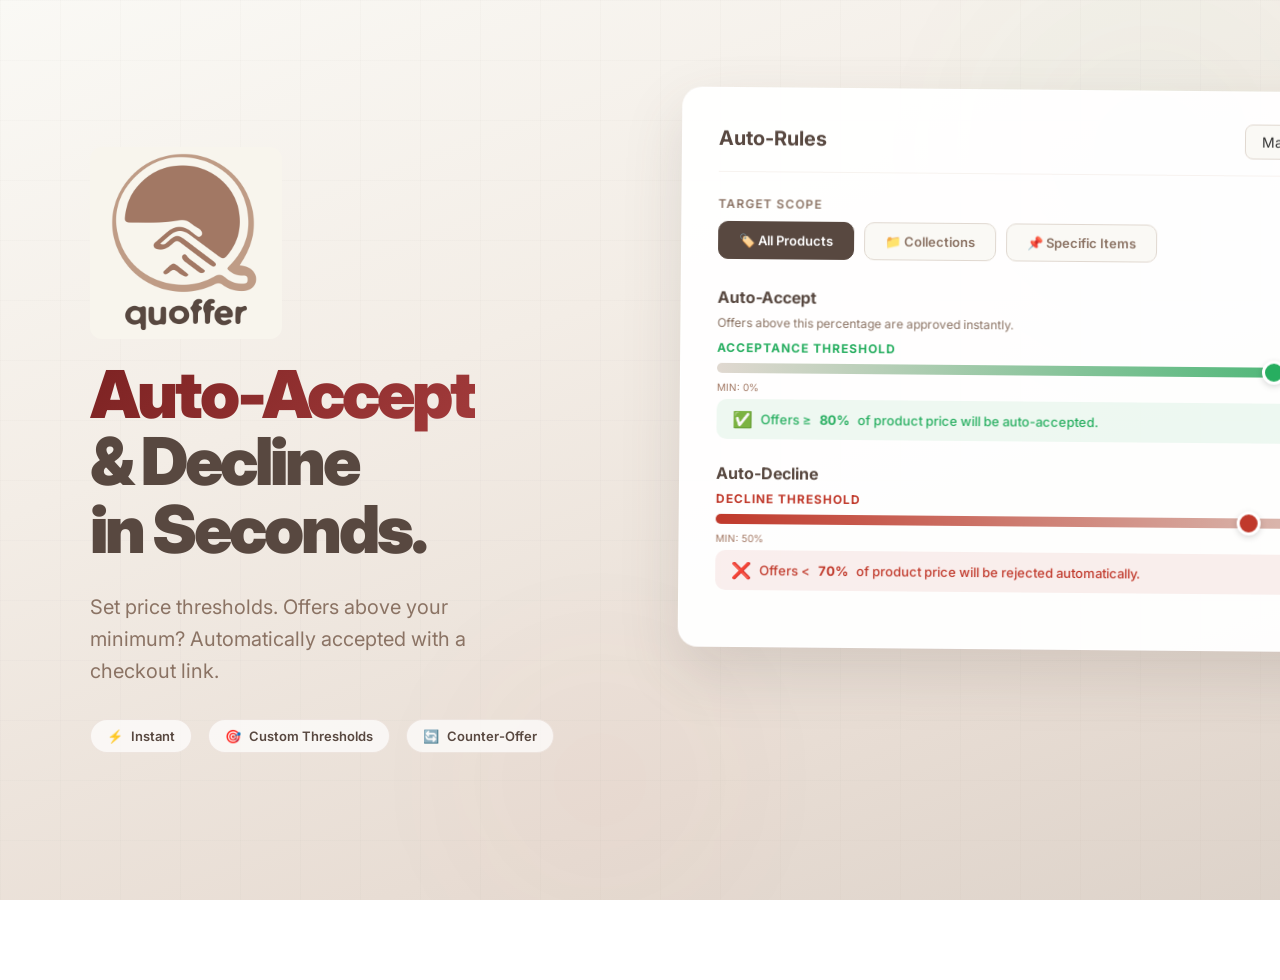
<file: assets/app-listing/image3-autorules.html>
<!DOCTYPE html>
<html lang="en">

<head>
    <meta charset="UTF-8">
    <title>Quoffer App Listing - Image 3: Auto-Rules</title>
    <link href="https://fonts.googleapis.com/css2?family=Inter:wght@400;500;600;700;800;900&display=swap"
        rel="stylesheet">
    <style>
        * {
            margin: 0;
            padding: 0;
            box-sizing: border-box;
        }

        html,
        body {
            width: 1600px;
            height: 900px;
            overflow: hidden;
        }

        body {
            font-family: 'Inter', -apple-system, BlinkMacSystemFont, sans-serif;
            background: linear-gradient(160deg, #FAF9F5 0%, #F3EDE6 35%, #E8DDD4 70%, #D9CFC6 100%);
            display: flex;
            align-items: center;
            padding: 0 90px;
            position: relative;
        }

        .bg-blob {
            position: absolute;
            border-radius: 50%;
            pointer-events: none;
            filter: blur(80px);
            opacity: 0.4;
        }

        .bg-blob.b1 {
            width: 500px;
            height: 500px;
            background: radial-gradient(circle, rgba(39, 174, 96, 0.12), transparent 70%);
            top: -100px;
            right: 200px;
        }

        .bg-blob.b2 {
            width: 400px;
            height: 400px;
            background: radial-gradient(circle, rgba(192, 57, 43, 0.1), transparent 70%);
            bottom: -80px;
            left: 400px;
        }

        .grid-pattern {
            position: absolute;
            inset: 0;
            background-image: linear-gradient(rgba(88, 72, 64, 0.02) 1px, transparent 1px), linear-gradient(90deg, rgba(88, 72, 64, 0.02) 1px, transparent 1px);
            background-size: 60px 60px;
            pointer-events: none;
        }

        .content {
            display: flex;
            align-items: center;
            justify-content: space-between;
            width: 100%;
            gap: 50px;
            position: relative;
            z-index: 1;
        }

        .left {
            flex: 1;
            display: flex;
            flex-direction: column;
            gap: 28px;
            max-width: 520px;
        }

        .logo-top img {
            height: 72px;
            width: auto;
        }

        .headline {
            font-size: 66px;
            font-weight: 900;
            color: #584840;
            line-height: 1.02;
            letter-spacing: -3px;
        }

        .headline .accent {
            background: linear-gradient(135deg, #7C2222, #A23B3B);
            -webkit-background-clip: text;
            -webkit-text-fill-color: transparent;
            background-clip: text;
        }

        .subtext {
            font-size: 20px;
            font-weight: 400;
            color: #8B7364;
            line-height: 1.6;
            max-width: 440px;
        }

        .features-row {
            display: flex;
            gap: 16px;
            margin-top: 4px;
            flex-wrap: wrap;
        }

        .feature-pill {
            display: flex;
            align-items: center;
            gap: 8px;
            background: rgba(255, 255, 255, 0.7);
            backdrop-filter: blur(10px);
            border: 1px solid rgba(191, 156, 134, 0.2);
            padding: 8px 16px;
            border-radius: 100px;
            font-size: 13px;
            font-weight: 600;
            color: #584840;
        }

        /* RIGHT: Auto-Rules Panel */
        .right {
            flex-shrink: 0;
            width: 860px;
            height: 740px;
            position: relative;
        }

        .rules-panel {
            position: absolute;
            top: 10px;
            left: 30px;
            right: 30px;
            background: rgba(255, 255, 255, 0.95);
            backdrop-filter: blur(20px);
            border-radius: 20px;
            box-shadow: 0 25px 60px rgba(88, 72, 64, 0.15);
            border: 1px solid rgba(255, 255, 255, 0.6);
            padding: 32px 36px;
            transform: rotate(0.5deg);
        }

        .rules-header {
            display: flex;
            justify-content: space-between;
            align-items: center;
            margin-bottom: 24px;
            padding-bottom: 16px;
            border-bottom: 1px solid rgba(191, 156, 134, 0.12);
        }

        .rules-title {
            font-size: 20px;
            font-weight: 700;
            color: #584840;
        }

        .rules-name-input {
            padding: 8px 16px;
            border: 1.5px solid #e0d8d0;
            border-radius: 8px;
            font-size: 14px;
            color: #333;
            background: #faf9f5;
            font-family: inherit;
            width: 200px;
        }

        .scope-tabs {
            display: flex;
            gap: 10px;
            margin-bottom: 28px;
        }

        .scope-tab {
            padding: 10px 20px;
            border-radius: 10px;
            font-size: 13px;
            font-weight: 600;
            border: 1.5px solid #e0d8d0;
            background: #faf9f5;
            color: #8B7364;
            display: flex;
            align-items: center;
            gap: 8px;
        }

        .scope-tab.active {
            background: #584840;
            color: #fff;
            border-color: #584840;
        }

        .rule-section {
            margin-bottom: 24px;
        }

        .rule-row {
            display: flex;
            align-items: center;
            justify-content: space-between;
            margin-bottom: 8px;
        }

        .rule-label {
            font-size: 16px;
            font-weight: 700;
            color: #584840;
        }

        .rule-desc {
            font-size: 12px;
            color: #8B7364;
            margin-bottom: 10px;
        }

        .toggle {
            width: 44px;
            height: 24px;
            border-radius: 12px;
            position: relative;
            cursor: pointer;
        }

        .toggle.on {
            background: #27AE60;
        }

        .toggle.off {
            background: #d0d0d0;
        }

        .toggle-knob {
            position: absolute;
            top: 2px;
            width: 20px;
            height: 20px;
            border-radius: 50%;
            background: #fff;
            box-shadow: 0 1px 3px rgba(0, 0, 0, 0.2);
        }

        .toggle.on .toggle-knob {
            right: 2px;
        }

        .toggle.off .toggle-knob {
            left: 2px;
        }

        .threshold-label {
            font-size: 12px;
            font-weight: 700;
            text-transform: uppercase;
            letter-spacing: 1px;
            margin-bottom: 6px;
        }

        .threshold-label.accept {
            color: #27AE60;
        }

        .threshold-label.decline {
            color: #C0392B;
        }

        .threshold-value {
            font-size: 40px;
            font-weight: 800;
            float: right;
            margin-top: -46px;
        }

        .threshold-value.accept {
            color: #27AE60;
        }

        .threshold-value.decline {
            color: #C0392B;
        }

        .threshold-bar {
            width: 100%;
            height: 10px;
            border-radius: 5px;
            position: relative;
            margin: 8px 0;
        }

        .threshold-bar.accept-bar {
            background: linear-gradient(90deg, #e0d8d0, #27AE60);
        }

        .threshold-bar.decline-bar {
            background: linear-gradient(90deg, #C0392B, #e0d8d0);
        }

        .bar-thumb {
            position: absolute;
            top: -7px;
            width: 24px;
            height: 24px;
            border-radius: 50%;
            border: 3px solid #fff;
            box-shadow: 0 2px 6px rgba(0, 0, 0, 0.15);
        }

        .bar-thumb.green {
            background: #27AE60;
        }

        .bar-thumb.red {
            background: #C0392B;
        }

        .bar-labels {
            display: flex;
            justify-content: space-between;
            font-size: 10px;
            color: #A27864;
            margin-top: 2px;
        }

        .rule-feedback {
            padding: 10px 16px;
            border-radius: 10px;
            font-size: 13px;
            font-weight: 500;
            margin-top: 6px;
            display: flex;
            align-items: center;
            gap: 8px;
        }

        .rule-feedback.accept {
            background: rgba(39, 174, 96, 0.08);
            color: #27AE60;
        }

        .rule-feedback.decline {
            background: rgba(192, 57, 43, 0.08);
            color: #C0392B;
        }

        .feedback-icon {
            font-size: 16px;
        }
    </style>
</head>

<body>
    <div class="bg-blob b1"></div>
    <div class="bg-blob b2"></div>
    <div class="grid-pattern"></div>

    <div class="content">
        <div class="left">
            <!-- Quoffer Logo -->
            <div class="logo-container" style="margin-bottom: -10px;">
                <img src="new-logo.png" alt="Quoffer Logo"
                    style="width: 192px; height: 192px; mix-blend-mode: multiply; border-radius: 12px;">
            </div>
            <h1 class="headline"><span class="accent">Auto-Accept</span><br>& Decline<br>in Seconds.</h1>
            <p class="subtext">Set price thresholds. Offers above your minimum? Automatically accepted with a checkout
                link.</p>
            <div class="features-row">
                <div class="feature-pill"><span class="icon">⚡</span> Instant</div>
                <div class="feature-pill"><span class="icon">🎯</span> Custom Thresholds</div>
                <div class="feature-pill"><span class="icon">🔄</span> Counter-Offer</div>
            </div>
        </div>

        <div class="right">
            <div class="rules-panel">
                <div class="rules-header">
                    <span class="rules-title">Auto-Rules</span>
                    <input class="rules-name-input" value="Make an Offer" readonly />
                </div>

                <div
                    style="font-size:12px;font-weight:600;color:#8B7364;text-transform:uppercase;letter-spacing:1px;margin-bottom:10px;">
                    Target Scope</div>
                <div class="scope-tabs">
                    <div class="scope-tab active">🏷️ All Products</div>
                    <div class="scope-tab">📁 Collections</div>
                    <div class="scope-tab">📌 Specific Items</div>
                </div>

                <!-- Auto-Accept Rule -->
                <div class="rule-section">
                    <div class="rule-row">
                        <span class="rule-label">Auto-Accept</span>
                    </div>
                    <div class="rule-desc">Offers above this percentage are approved instantly.</div>
                    <div class="threshold-label accept">ACCEPTANCE THRESHOLD</div>
                    <div class="threshold-value accept">80%</div>
                    <div class="threshold-bar accept-bar">
                        <div class="bar-thumb green" style="left: 75%;"></div>
                    </div>
                    <div class="bar-labels"><span>MIN: 0%</span><span>MAX: 100%</span></div>
                    <div class="rule-feedback accept">
                        <span class="feedback-icon">✅</span>
                        Offers ≥ <strong>80%</strong> of product price will be auto-accepted.
                    </div>
                </div>

                <!-- Auto-Decline Rule -->
                <div class="rule-section">
                    <div class="rule-row">
                        <span class="rule-label">Auto-Decline</span>
                    </div>
                    <div class="threshold-label decline">DECLINE THRESHOLD</div>
                    <div class="threshold-value decline">70%</div>
                    <div class="threshold-bar decline-bar">
                        <div class="bar-thumb red" style="right: 25%;"></div>
                    </div>
                    <div class="bar-labels"><span>MIN: 50%</span><span>MAX: 79%</span></div>
                    <div class="rule-feedback decline">
                        <span class="feedback-icon">❌</span>
                        Offers < <strong>70%</strong> of product price will be rejected automatically.
                    </div>
                </div>
            </div>
        </div>
    </div>
</body>

</html>
</file>
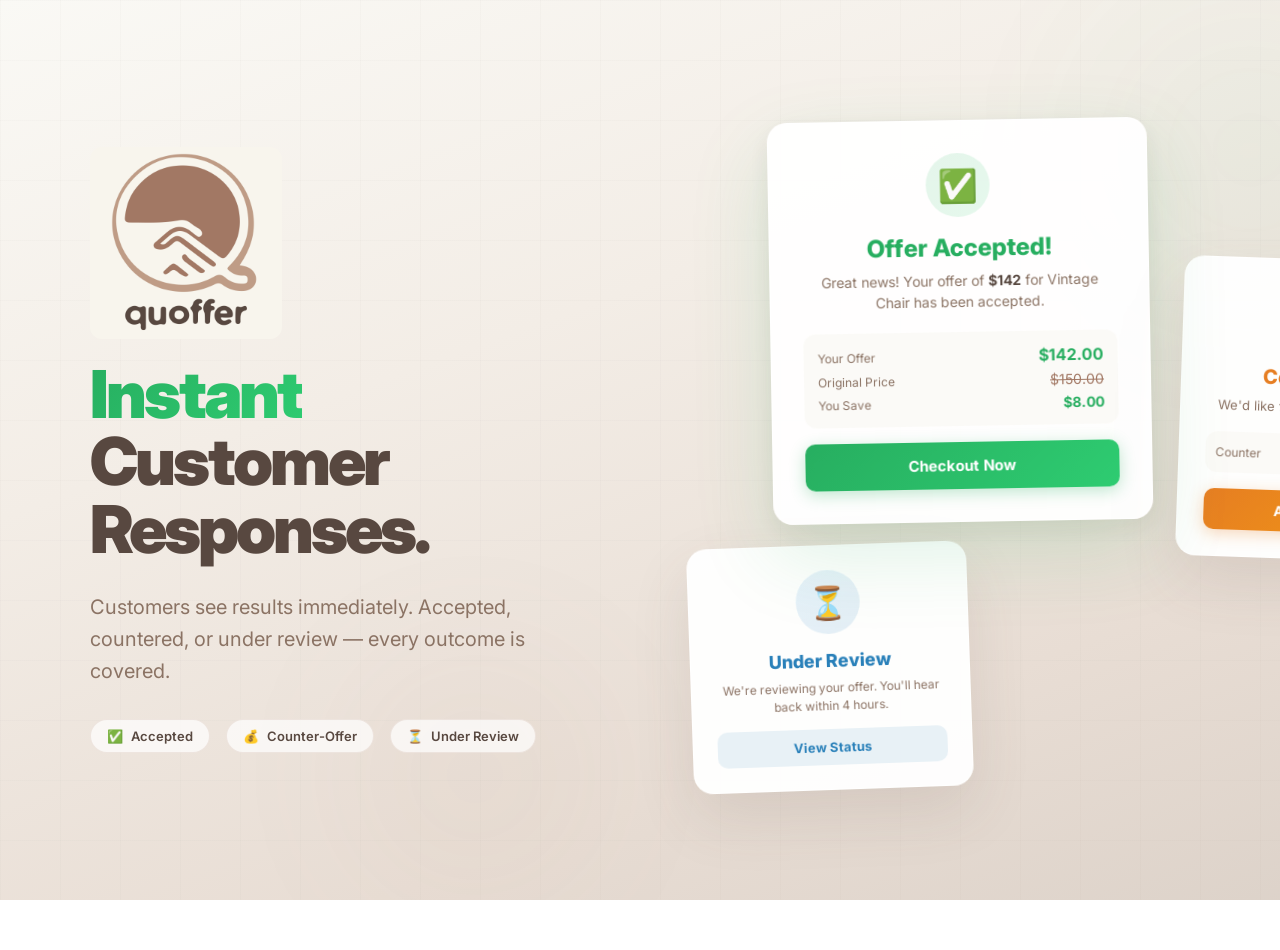
<file: assets/app-listing/image4-feedback.html>
<!DOCTYPE html>
<html lang="en">

<head>
    <meta charset="UTF-8">
    <title>Quoffer App Listing - Image 4: Instant Feedback</title>
    <link href="https://fonts.googleapis.com/css2?family=Inter:wght@400;500;600;700;800;900&display=swap"
        rel="stylesheet">
    <style>
        * {
            margin: 0;
            padding: 0;
            box-sizing: border-box;
        }

        html,
        body {
            width: 1600px;
            height: 900px;
            overflow: hidden;
        }

        body {
            font-family: 'Inter', -apple-system, BlinkMacSystemFont, sans-serif;
            background: linear-gradient(160deg, #FAF9F5 0%, #F3EDE6 35%, #E8DDD4 70%, #D9CFC6 100%);
            display: flex;
            align-items: center;
            padding: 0 90px;
            position: relative;
        }

        .bg-blob {
            position: absolute;
            border-radius: 50%;
            pointer-events: none;
            filter: blur(80px);
            opacity: 0.4;
        }

        .bg-blob.b1 {
            width: 500px;
            height: 500px;
            background: radial-gradient(circle, rgba(39, 174, 96, 0.15), transparent 70%);
            top: -100px;
            right: 100px;
        }

        .bg-blob.b2 {
            width: 350px;
            height: 350px;
            background: radial-gradient(circle, rgba(162, 120, 100, 0.2), transparent 70%);
            bottom: -50px;
            left: 300px;
        }

        .grid-pattern {
            position: absolute;
            inset: 0;
            background-image: linear-gradient(rgba(88, 72, 64, 0.02) 1px, transparent 1px), linear-gradient(90deg, rgba(88, 72, 64, 0.02) 1px, transparent 1px);
            background-size: 60px 60px;
            pointer-events: none;
        }

        .content {
            display: flex;
            align-items: center;
            justify-content: space-between;
            width: 100%;
            gap: 50px;
            position: relative;
            z-index: 1;
        }

        .left {
            flex: 1;
            display: flex;
            flex-direction: column;
            gap: 28px;
            max-width: 520px;
        }

        .logo-top img {
            height: 72px;
            width: auto;
        }

        .headline {
            font-size: 66px;
            font-weight: 900;
            color: #584840;
            line-height: 1.02;
            letter-spacing: -3px;
        }

        .headline .accent {
            background: linear-gradient(135deg, #27AE60, #2ECC71);
            -webkit-background-clip: text;
            -webkit-text-fill-color: transparent;
            background-clip: text;
        }

        .subtext {
            font-size: 20px;
            font-weight: 400;
            color: #8B7364;
            line-height: 1.6;
            max-width: 440px;
        }

        .features-row {
            display: flex;
            gap: 16px;
            margin-top: 4px;
            flex-wrap: wrap;
        }

        .feature-pill {
            display: flex;
            align-items: center;
            gap: 8px;
            background: rgba(255, 255, 255, 0.7);
            backdrop-filter: blur(10px);
            border: 1px solid rgba(191, 156, 134, 0.2);
            padding: 8px 16px;
            border-radius: 100px;
            font-size: 13px;
            font-weight: 600;
            color: #584840;
        }

        /* RIGHT: Floating response cards */
        .right {
            flex-shrink: 0;
            width: 860px;
            height: 740px;
            position: relative;
        }

        .response-card {
            position: absolute;
            background: rgba(255, 255, 255, 0.95);
            backdrop-filter: blur(20px);
            border-radius: 20px;
            box-shadow: 0 25px 60px rgba(88, 72, 64, 0.12);
            border: 1px solid rgba(255, 255, 255, 0.7);
            padding: 32px;
            text-align: center;
        }

        /* Accepted - main card */
        .card-accepted {
            width: 380px;
            top: 40px;
            left: 120px;
            transform: rotate(-1deg);
            z-index: 3;
            box-shadow: 0 30px 80px rgba(39, 174, 96, 0.15), 0 8px 24px rgba(88, 72, 64, 0.08);
        }

        .card-icon {
            width: 64px;
            height: 64px;
            border-radius: 50%;
            display: flex;
            align-items: center;
            justify-content: center;
            margin: 0 auto 16px;
            font-size: 32px;
        }

        .card-icon.green {
            background: linear-gradient(135deg, rgba(39, 174, 96, 0.12), rgba(46, 204, 113, 0.12));
        }

        .card-icon.orange {
            background: linear-gradient(135deg, rgba(243, 156, 18, 0.12), rgba(241, 196, 15, 0.12));
        }

        .card-icon.blue {
            background: linear-gradient(135deg, rgba(52, 152, 219, 0.12), rgba(41, 128, 185, 0.12));
        }

        .card-title {
            font-size: 24px;
            font-weight: 800;
            margin-bottom: 8px;
        }

        .card-title.green {
            color: #27AE60;
        }

        .card-title.orange {
            color: #E67E22;
        }

        .card-title.blue {
            color: #2980B9;
        }

        .card-text {
            font-size: 14px;
            color: #8B7364;
            line-height: 1.5;
            margin-bottom: 20px;
        }

        .card-btn {
            display: block;
            padding: 14px 24px;
            border-radius: 10px;
            font-size: 15px;
            font-weight: 700;
            text-align: center;
            border: none;
            font-family: inherit;
            width: 100%;
        }

        .card-btn.green {
            background: linear-gradient(135deg, #27AE60, #2ECC71);
            color: #fff;
            box-shadow: 0 4px 16px rgba(39, 174, 96, 0.3);
        }

        .card-btn.orange {
            background: linear-gradient(135deg, #E67E22, #F39C12);
            color: #fff;
            box-shadow: 0 4px 16px rgba(230, 126, 34, 0.3);
        }

        .card-divider {
            width: 40px;
            height: 3px;
            background: rgba(191, 156, 134, 0.2);
            border-radius: 2px;
            margin: 12px auto;
        }

        .card-detail {
            font-size: 12px;
            color: #A27864;
        }

        .card-detail strong {
            color: #584840;
            font-weight: 700;
        }

        /* Counter - secondary card */
        .card-counter {
            width: 300px;
            top: 180px;
            right: 30px;
            transform: rotate(2deg);
            z-index: 2;
            padding: 26px;
        }

        /* Review - tertiary card */
        .card-review {
            width: 280px;
            bottom: 30px;
            left: 40px;
            transform: rotate(-2deg);
            z-index: 1;
            padding: 24px;
        }

        .card-counter .card-title {
            font-size: 20px;
        }

        .card-counter .card-text {
            font-size: 13px;
            margin-bottom: 16px;
        }

        .card-counter .card-btn {
            padding: 12px 20px;
            font-size: 14px;
        }

        .card-review .card-title {
            font-size: 18px;
        }

        .card-review .card-text {
            font-size: 12px;
            margin-bottom: 14px;
        }

        .card-review .card-btn {
            padding: 10px 18px;
            font-size: 13px;
            background: rgba(41, 128, 185, 0.1);
            color: #2980B9;
        }

        .offer-summary {
            background: rgba(250, 249, 245, 0.8);
            border-radius: 12px;
            padding: 14px;
            margin-bottom: 16px;
        }

        .offer-row {
            display: flex;
            justify-content: space-between;
            align-items: center;
            margin-bottom: 6px;
        }

        .offer-row:last-child {
            margin-bottom: 0;
        }

        .offer-label {
            font-size: 12px;
            color: #8B7364;
        }

        .offer-value {
            font-size: 14px;
            font-weight: 700;
            color: #584840;
        }

        .offer-value.strike {
            text-decoration: line-through;
            color: #A27864;
            font-weight: 400;
        }

        .offer-value.highlight {
            color: #27AE60;
            font-size: 16px;
        }
    </style>
</head>

<body>
    <div class="bg-blob b1"></div>
    <div class="bg-blob b2"></div>
    <div class="grid-pattern"></div>

    <div class="content">
        <div class="left">
            <!-- Quoffer Logo -->
            <div class="logo-container" style="margin-bottom: -10px;">
                <img src="new-logo.png" alt="Quoffer Logo"
                    style="width: 192px; height: 192px; mix-blend-mode: multiply; border-radius: 12px;">
            </div>
            <h1 class="headline"><span class="accent">Instant</span><br>Customer<br>Responses.</h1>
            <p class="subtext">Customers see results immediately. Accepted, countered, or under review — every outcome
                is covered.</p>
            <div class="features-row">
                <div class="feature-pill"><span class="icon">✅</span> Accepted</div>
                <div class="feature-pill"><span class="icon">💰</span> Counter-Offer</div>
                <div class="feature-pill"><span class="icon">⏳</span> Under Review</div>
            </div>
        </div>

        <div class="right">
            <!-- ACCEPTED CARD (main) -->
            <div class="response-card card-accepted">
                <div class="card-icon green">✅</div>
                <div class="card-title green">Offer Accepted!</div>
                <div class="card-text">Great news! Your offer of <strong style="color:#584840;">$142</strong> for
                    Vintage Chair has been accepted.</div>
                <div class="offer-summary">
                    <div class="offer-row"><span class="offer-label">Your Offer</span><span
                            class="offer-value highlight">$142.00</span></div>
                    <div class="offer-row"><span class="offer-label">Original Price</span><span
                            class="offer-value strike">$150.00</span></div>
                    <div class="offer-row"><span class="offer-label">You Save</span><span class="offer-value"
                            style="color:#27AE60;">$8.00</span></div>
                </div>
                <button class="card-btn green">Checkout Now</button>
            </div>

            <!-- COUNTER CARD -->
            <div class="response-card card-counter">
                <div class="card-icon orange">💰</div>
                <div class="card-title orange">Counter-Offer</div>
                <div class="card-text">We'd like to offer you a better price:</div>
                <div class="offer-summary" style="padding:10px;">
                    <div class="offer-row"><span class="offer-label">Counter</span><span class="offer-value"
                            style="color:#E67E22;font-size:18px;">$135.00</span></div>
                </div>
                <button class="card-btn orange">Accept Counter</button>
            </div>

            <!-- REVIEW CARD -->
            <div class="response-card card-review">
                <div class="card-icon blue">⏳</div>
                <div class="card-title blue">Under Review</div>
                <div class="card-text">We're reviewing your offer. You'll hear back within 4 hours.</div>
                <button class="card-btn">View Status</button>
            </div>
        </div>
    </div>
</body>

</html>
</file>
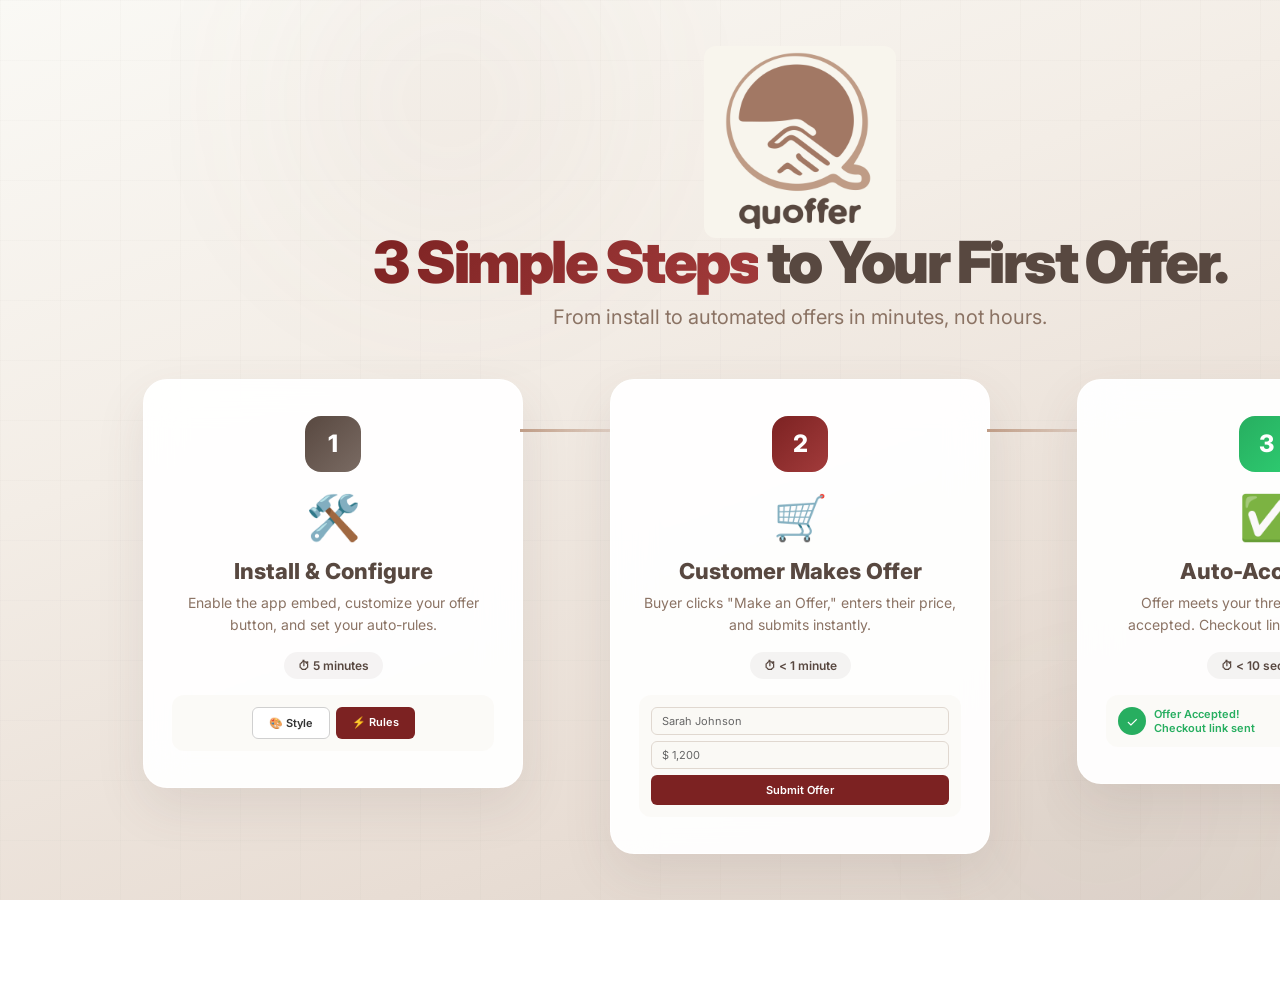
<file: assets/app-listing/image5-howitworks.html>
<!DOCTYPE html>
<html lang="en">

<head>
    <meta charset="UTF-8">
    <title>Quoffer App Listing - Image 5: How It Works</title>
    <link href="https://fonts.googleapis.com/css2?family=Inter:wght@400;500;600;700;800;900&display=swap"
        rel="stylesheet">
    <style>
        * {
            margin: 0;
            padding: 0;
            box-sizing: border-box;
        }

        html,
        body {
            width: 1600px;
            height: 900px;
            overflow: hidden;
        }

        body {
            font-family: 'Inter', -apple-system, BlinkMacSystemFont, sans-serif;
            background: linear-gradient(160deg, #FAF9F5 0%, #F3EDE6 35%, #E8DDD4 70%, #D9CFC6 100%);
            display: flex;
            flex-direction: column;
            align-items: center;
            justify-content: center;
            padding: 60px 100px;
            position: relative;
        }

        .bg-blob {
            position: absolute;
            border-radius: 50%;
            pointer-events: none;
            filter: blur(80px);
            opacity: 0.4;
        }

        .bg-blob.b1 {
            width: 500px;
            height: 500px;
            background: radial-gradient(circle, rgba(162, 120, 100, 0.2), transparent 70%);
            top: -150px;
            left: 200px;
        }

        .bg-blob.b2 {
            width: 400px;
            height: 400px;
            background: radial-gradient(circle, rgba(88, 72, 64, 0.12), transparent 70%);
            bottom: -100px;
            right: 300px;
        }

        .grid-pattern {
            position: absolute;
            inset: 0;
            background-image: linear-gradient(rgba(88, 72, 64, 0.02) 1px, transparent 1px), linear-gradient(90deg, rgba(88, 72, 64, 0.02) 1px, transparent 1px);
            background-size: 60px 60px;
            pointer-events: none;
        }

        .top-section {
            text-align: center;
            margin-bottom: 50px;
            position: relative;
            z-index: 1;
        }

        .logo-top {
            margin-bottom: 20px;
        }

        .logo-top img {
            height: 60px;
            width: auto;
        }

        .headline {
            font-size: 58px;
            font-weight: 900;
            color: #584840;
            line-height: 1.05;
            letter-spacing: -2.5px;
            margin-bottom: 12px;
        }

        .headline .accent {
            background: linear-gradient(135deg, #7C2222, #A23B3B);
            -webkit-background-clip: text;
            -webkit-text-fill-color: transparent;
            background-clip: text;
        }

        .subtext {
            font-size: 20px;
            color: #8B7364;
            max-width: 600px;
            margin: 0 auto;
        }

        /* Steps row */
        .steps-row {
            display: flex;
            align-items: stretch;
            gap: 0;
            position: relative;
            z-index: 1;
            width: 100%;
            max-width: 1400px;
        }

        /* Connector lines */
        .step-wrapper {
            flex: 1;
            display: flex;
            flex-direction: column;
            align-items: center;
            position: relative;
        }

        .step-wrapper:not(:last-child)::after {
            content: '';
            position: absolute;
            top: 50px;
            right: -10%;
            width: 20%;
            height: 3px;
            background: linear-gradient(90deg, #BF9C86, rgba(191, 156, 134, 0.3));
            z-index: 0;
        }

        .step-card {
            background: rgba(255, 255, 255, 0.95);
            backdrop-filter: blur(20px);
            border-radius: 24px;
            box-shadow: 0 20px 50px rgba(88, 72, 64, 0.1);
            border: 1px solid rgba(255, 255, 255, 0.7);
            padding: 36px 28px;
            text-align: center;
            width: 380px;
            position: relative;
            transition: transform 0.3s;
        }

        .step-card:hover {
            transform: translateY(-4px);
        }

        .step-number {
            width: 56px;
            height: 56px;
            border-radius: 16px;
            display: flex;
            align-items: center;
            justify-content: center;
            font-size: 24px;
            font-weight: 800;
            margin: 0 auto 18px;
            color: #fff;
        }

        .step-number.s1 {
            background: linear-gradient(135deg, #584840, #7A6B63);
        }

        .step-number.s2 {
            background: linear-gradient(135deg, #7C2222, #A23B3B);
        }

        .step-number.s3 {
            background: linear-gradient(135deg, #27AE60, #2ECC71);
        }

        .step-icon {
            font-size: 44px;
            margin-bottom: 14px;
        }

        .step-title {
            font-size: 22px;
            font-weight: 800;
            color: #584840;
            margin-bottom: 8px;
        }

        .step-desc {
            font-size: 14px;
            color: #8B7364;
            line-height: 1.6;
            margin-bottom: 16px;
        }

        .step-time {
            display: inline-flex;
            align-items: center;
            gap: 6px;
            background: rgba(88, 72, 64, 0.06);
            padding: 6px 14px;
            border-radius: 100px;
            font-size: 12px;
            font-weight: 600;
            color: #584840;
        }

        .step-visual {
            margin-top: 16px;
            background: rgba(250, 249, 245, 0.8);
            border-radius: 12px;
            padding: 12px;
        }

        .mini-btn {
            padding: 8px 16px;
            border-radius: 6px;
            font-size: 11px;
            font-weight: 600;
            border: none;
            font-family: inherit;
            display: inline-block;
        }

        .mini-btn.offer {
            background: #7C2222;
            color: #fff;
        }

        .mini-btn.outline {
            background: #fff;
            border: 1px solid #d0d0d0;
            color: #333;
        }

        .mini-btn.success {
            background: #27AE60;
            color: #fff;
        }

        .mini-form {
            display: flex;
            flex-direction: column;
            gap: 6px;
        }

        .mini-input {
            padding: 6px 10px;
            border: 1px solid #e0d8d0;
            border-radius: 6px;
            font-size: 11px;
            color: #666;
            background: #faf9f5;
            font-family: inherit;
        }

        .mini-success {
            display: flex;
            align-items: center;
            gap: 8px;
        }

        .mini-check {
            width: 28px;
            height: 28px;
            background: #27AE60;
            border-radius: 50%;
            color: #fff;
            display: flex;
            align-items: center;
            justify-content: center;
            font-size: 14px;
            flex-shrink: 0;
        }

        .mini-success-text {
            font-size: 11px;
            color: #27AE60;
            font-weight: 600;
            text-align: left;
        }
    </style>
</head>

<body>
    <div class="bg-blob b1"></div>
    <div class="bg-blob b2"></div>
    <div class="grid-pattern"></div>

    <div class="top-section">
        <!-- Quoffer Logo -->
        <div class="logo-container" style="margin-bottom: -10px;">
            <img src="new-logo.png" alt="Quoffer Logo"
                style="width: 192px; height: 192px; mix-blend-mode: multiply; border-radius: 12px;">
        </div>
        <h1 class="headline"><span class="accent">3 Simple Steps</span> to Your First Offer.</h1>
        <p class="subtext">From install to automated offers in minutes, not hours.</p>
    </div>

    <div class="steps-row">
        <!-- Step 1 -->
        <div class="step-wrapper">
            <div class="step-card">
                <div class="step-number s1">1</div>
                <div class="step-icon">🛠️</div>
                <div class="step-title">Install & Configure</div>
                <div class="step-desc">Enable the app embed, customize your offer button, and set your auto-rules.</div>
                <div class="step-time">⏱ 5 minutes</div>
                <div class="step-visual">
                    <div style="display:flex;gap:6px;justify-content:center;">
                        <span class="mini-btn outline">🎨 Style</span>
                        <span class="mini-btn offer">⚡ Rules</span>
                    </div>
                </div>
            </div>
        </div>

        <!-- Step 2 -->
        <div class="step-wrapper">
            <div class="step-card">
                <div class="step-number s2">2</div>
                <div class="step-icon">🛒</div>
                <div class="step-title">Customer Makes Offer</div>
                <div class="step-desc">Buyer clicks "Make an Offer," enters their price, and submits instantly.</div>
                <div class="step-time">⏱ < 1 minute</div>
                        <div class="step-visual">
                            <div class="mini-form">
                                <input class="mini-input" value="Sarah Johnson" readonly />
                                <input class="mini-input" value="$ 1,200" readonly />
                                <span class="mini-btn offer" style="text-align:center;padding:8px;">Submit Offer</span>
                            </div>
                        </div>
                </div>
            </div>

            <!-- Step 3 -->
            <div class="step-wrapper">
                <div class="step-card">
                    <div class="step-number s3">3</div>
                    <div class="step-icon">✅</div>
                    <div class="step-title">Auto-Accepted!</div>
                    <div class="step-desc">Offer meets your threshold — instantly accepted. Checkout link sent to
                        customer.</div>
                    <div class="step-time">⏱ < 10 seconds</div>
                            <div class="step-visual">
                                <div class="mini-success">
                                    <div class="mini-check">✓</div>
                                    <div class="mini-success-text">Offer Accepted!<br>Checkout link sent</div>
                                </div>
                            </div>
                    </div>
                </div>
            </div>
</body>

</html>
</file>
<file: styles.css>
/* ================================
   QUOFFER LANDING PAGE STYLES
   Design System Implementation
   ================================ */

/* CSS Reset & Base Styles */
* {
    margin: 0;
    padding: 0;
    box-sizing: border-box;
}

/* CSS Variables - Brand Colors */
:root {
    --rich-brown: #584840;
    --cream: #FAF9F5;
    --warm-tan: #A27864;
    --black: #000000;
    --soft-taupe: #BF9C86;
    --light-beige: #F8F5ED;
    --white: #FFFFFF;

    /* Typography */
    --font-family: 'Inter', -apple-system, BlinkMacSystemFont, 'Segoe UI', sans-serif;

    /* Spacing */
    --section-padding: 80px;
    --container-max-width: 1200px;

    /* Transitions */
    --transition: all 0.3s ease;
}

/* Typography Base */
html {
    scroll-behavior: smooth;
}

body {
    font-family: var(--font-family);
    font-size: 16px;
    line-height: 1.6;
    color: var(--black);
    background-color: var(--cream);
    -webkit-font-smoothing: antialiased;
    -moz-osx-font-smoothing: grayscale;
}

/* Container */
.container {
    max-width: var(--container-max-width);
    margin: 0 auto;
    padding: 0 24px;
}

/* Utility Classes */
.hidden {
    display: none !important;
}

/* ================================
   NAVIGATION
   ================================ */

.nav-header {
    position: sticky;
    top: 0;
    background-color: rgba(250, 249, 245, 0.85);
    /* Cream with transparency */
    backdrop-filter: blur(12px);
    -webkit-backdrop-filter: blur(12px);
    border-bottom: 1px solid rgba(191, 156, 134, 0.2);
    height: 80px;
    z-index: 1000;
    transition: var(--transition);
}

.nav-container {
    max-width: var(--container-max-width);
    margin: 0 auto;
    padding: 0 24px;
    height: 80px;
    display: flex;
    align-items: center;
    justify-content: space-between;
}

.nav-logo {
    display: flex;
    align-items: center;
    gap: 8px;
}

.nav-logo img {
    height: 48px;
    width: auto;
    border-radius: 8px;
}

.nav-logo-text {
    font-size: 24px;
    font-weight: 800;
    color: var(--rich-brown);
    letter-spacing: -0.01em;
}

.nav-links {
    display: flex;
    align-items: center;
    gap: 32px;
}

.nav-links a {
    text-decoration: none;
    color: var(--warm-tan);
    font-size: 16px;
    font-weight: 500;
    transition: var(--transition);
}

.nav-links a:hover {
    color: var(--rich-brown);
}

.nav-cta {
    background-color: var(--rich-brown);
    color: var(--cream) !important;
    padding: 8px 20px;
    border-radius: 8px;
    transition: var(--transition);
}

.nav-cta:hover {
    transform: translateY(-2px);
    box-shadow: 0 8px 16px rgba(88, 72, 64, 0.15);
    background-color: #4a3c35;
}

/* Mobile Menu Button */
.mobile-menu-btn {
    display: none;
    background: none;
    border: none;
    cursor: pointer;
    color: var(--warm-tan);
    padding: 8px;
}

.mobile-menu {
    display: flex;
    flex-direction: column;
    gap: 16px;
    padding: 24px;
    background-color: var(--cream);
    border-top: 1px solid var(--soft-taupe);
}

.mobile-menu a {
    text-decoration: none;
    color: var(--warm-tan);
    font-size: 16px;
    font-weight: 500;
    padding: 12px 0;
    transition: var(--transition);
}

.mobile-menu a:hover {
    color: var(--rich-brown);
}

.mobile-cta {
    background-color: var(--rich-brown);
    color: var(--cream) !important;
    padding: 12px 20px;
    border-radius: 8px;
    text-align: center;
    margin-top: 8px;
}

/* ================================
   HERO SECTION
   ================================ */

.hero-section {
    background-color: var(--cream);
    padding: 60px 0 40px;
}

.hero-content {
    text-align: center;
    max-width: 100%;
}

.eyebrow {
    color: var(--warm-tan);
    font-size: 14px;
    font-weight: 500;
    text-transform: uppercase;
    letter-spacing: 0.05em;
    margin-bottom: 16px;
    text-align: center;
}

.hero-title {
    font-size: 56px;
    font-weight: 700;
    color: var(--rich-brown);
    line-height: 1.2;
    letter-spacing: -0.02em;
    margin-bottom: 20px;
}

.hero-subtitle {
    font-size: 18px;
    color: var(--black);
    line-height: 1.6;
    max-width: 600px;
    margin-bottom: 32px;
}

.cta-group {
    display: flex;
    gap: 12px;
    align-items: center;
    flex-wrap: wrap;
    margin-bottom: 16px;
}

.trust-line {
    font-size: 14px;
    color: var(--warm-tan);
}

.hero-wrapper {
    display: grid;
    grid-template-columns: 1fr 1fr;
    gap: 60px;
    align-items: center;
}

.hero-visual {
    margin: 0;
    max-width: 100%;
    margin-left: 40px;
}

.hero-visual img {
    width: 100%;
    height: auto;
}

/* ================================
   BUTTONS
   ================================ */

.btn {
    display: inline-block;
    text-decoration: none;
    font-size: 16px;
    font-weight: 500;
    padding: 12px 32px;
    border-radius: 8px;
    transition: var(--transition);
    cursor: pointer;
    border: none;
}

.btn-primary {
    background-color: var(--rich-brown);
    color: var(--cream);
}

.btn-primary:hover {
    transform: translateY(-2px);
    box-shadow: 0 8px 24px rgba(88, 72, 64, 0.2);
    background-color: #4a3c35;
}

.btn-secondary {
    background-color: transparent;
    color: var(--warm-tan);
    border: 1px solid var(--soft-taupe);
}

.btn-secondary:hover {
    border-color: var(--warm-tan);
    background-color: rgba(191, 156, 134, 0.05);
    transform: translateY(-2px);
}

.btn-light {
    background-color: var(--cream);
    color: var(--rich-brown);
}

.btn-light:hover {
    transform: scale(1.02);
    box-shadow: 0 6px 20px rgba(250, 249, 245, 0.4);
}

/* ================================
   BENEFITS SECTION
   ================================ */

.benefits-section {
    background-color: var(--light-beige);
    padding: var(--section-padding) 0;
}

.section-label {
    text-align: center;
    color: var(--warm-tan);
    font-size: 14px;
    font-weight: 500;
    text-transform: uppercase;
    letter-spacing: 0.05em;
    margin-bottom: 40px;
}

.benefits-grid {
    display: grid;
    grid-template-columns: repeat(3, 1fr);
    gap: 32px;
}

.benefit-card {
    background-color: var(--white);
    border: 1px solid var(--soft-taupe);
    border-radius: 8px;
    padding: 32px;
    text-align: center;
    transition: var(--transition);
}

.benefit-card:hover {
    transform: translateY(-4px);
    box-shadow: 0 12px 24px rgba(0, 0, 0, 0.08);
}

.benefit-icon {
    color: var(--warm-tan);
    margin-bottom: 16px;
}

.benefit-card h3 {
    font-size: 24px;
    font-weight: 500;
    color: var(--rich-brown);
    margin-bottom: 12px;
}

.benefit-card p {
    font-size: 16px;
    color: var(--black);
    line-height: 1.6;
}

/* ================================
   FEATURES SECTION
   ================================ */

.features-section {
    background-color: var(--cream);
    padding: var(--section-padding) 0;
}

.section-heading {
    font-size: 40px;
    font-weight: 600;
    color: var(--rich-brown);
    text-align: center;
    margin-bottom: 16px;
}

.section-subheading {
    font-size: 18px;
    color: var(--black);
    text-align: center;
    max-width: 700px;
    margin: 0 auto 48px;
}

.features-grid {
    display: grid;
    grid-template-columns: repeat(2, 1fr);
    gap: 32px;
}

.feature-card {
    background-color: var(--light-beige);
    border-radius: 8px;
    padding: 40px;
}

.feature-icon {
    color: var(--warm-tan);
    margin-bottom: 16px;
}

.feature-card h3 {
    font-size: 24px;
    font-weight: 500;
    color: var(--rich-brown);
    margin-bottom: 12px;
}

.feature-card p {
    font-size: 16px;
    color: var(--black);
    line-height: 1.6;
    margin-bottom: 16px;
}

.feature-list {
    list-style: none;
    padding: 0;
}

.feature-list li {
    font-size: 14px;
    color: var(--warm-tan);
    padding: 4px 0;
    padding-left: 20px;
    position: relative;
}

.feature-list li::before {
    content: "•";
    position: absolute;
    left: 0;
    color: var(--warm-tan);
    font-weight: bold;
}

/* ================================
   HOW IT WORKS SECTION
   ================================ */

.how-it-works-section {
    background-color: var(--light-beige);
    padding: var(--section-padding) 0;
}

.steps-container {
    display: grid;
    grid-template-columns: 1fr auto 1fr auto 1fr;
    gap: 24px;
    align-items: center;
    margin-top: 48px;
}

.step-card {
    background-color: var(--white);
    border-radius: 8px;
    padding: 32px;
    text-align: center;
}

.step-number {
    width: 64px;
    height: 64px;
    background-color: var(--warm-tan);
    color: var(--cream);
    border-radius: 50%;
    display: flex;
    align-items: center;
    justify-content: center;
    font-size: 32px;
    font-weight: 700;
    margin: 0 auto 24px;
}

.step-card h3 {
    font-size: 24px;
    font-weight: 500;
    color: var(--rich-brown);
    margin-bottom: 12px;
}

.step-card p {
    font-size: 16px;
    color: var(--black);
    line-height: 1.6;
    margin-bottom: 16px;
}

.time-badge {
    display: inline-block;
    background-color: rgba(191, 156, 134, 0.15);
    color: var(--warm-tan);
    font-size: 14px;
    padding: 6px 16px;
    border-radius: 20px;
}

.step-connector {
    width: 60px;
    height: 2px;
    background-color: var(--soft-taupe);
}

/* ================================
   FINAL CTA SECTION
   ================================ */

.final-cta-section {
    background-color: var(--rich-brown);
    padding: var(--section-padding) 0;
    text-align: center;
}

.final-cta-section h2 {
    font-size: 40px;
    font-weight: 600;
    color: var(--cream);
    margin-bottom: 16px;
}

.final-cta-section p {
    font-size: 18px;
    color: var(--light-beige);
    margin-bottom: 32px;
}

.final-cta-section .trust-line {
    color: var(--light-beige);
    margin-top: 24px;
}

/* ================================
   FOOTER
   ================================ */

.footer {
    background-color: var(--light-beige);
    padding: 60px 0 24px;
}

.footer-grid {
    display: grid;
    grid-template-columns: 2fr 1fr 1fr;
    gap: 48px;
    margin-bottom: 40px;
}

.footer-logo {
    margin-bottom: 16px;
}

.footer-tagline {
    color: var(--warm-tan);
    font-size: 16px;
}

.footer-col h4 {
    font-size: 16px;
    font-weight: 600;
    color: var(--rich-brown);
    margin-bottom: 16px;
}

.footer-col ul {
    list-style: none;
}

.footer-col ul li {
    margin-bottom: 12px;
}

.footer-col ul li a {
    color: var(--warm-tan);
    text-decoration: none;
    font-size: 14px;
    transition: var(--transition);
}

.footer-col ul li a:hover {
    color: var(--rich-brown);
}

.footer-bottom {
    text-align: center;
    padding-top: 24px;
    border-top: 1px solid var(--soft-taupe);
}

.footer-bottom p {
    color: var(--warm-tan);
    font-size: 14px;
}

/* ================================
   RESPONSIVE DESIGN
   ================================ */

/* Tablet (768px - 1024px) */
@media (max-width: 1024px) {
    .hero-title {
        font-size: 48px;
        letter-spacing: -0.01em;
    }

    .section-heading {
        font-size: 36px;
    }

    .benefits-grid {
        grid-template-columns: repeat(2, 1fr);
    }
}

/* Mobile (< 768px) */
@media (max-width: 768px) {

    /* Navigation */
    .nav-links {
        display: none;
    }

    .mobile-menu-btn {
        display: block;
    }

    /* Hero */
    .hero-section {
        padding: 80px 0 60px;
    }

    .hero-title {
        font-size: 36px;
        letter-spacing: -0.01em;
    }

    .hero-subtitle {
        font-size: 17px;
    }

    .cta-group {
        flex-direction: column;
        width: 100%;
    }

    .btn {
        width: 100%;
        text-align: center;
    }

    /* Sections */
    :root {
        --section-padding: 60px;
    }

    .section-heading {
        font-size: 32px;
    }

    .section-subheading {
        font-size: 16px;
    }

    /* Benefits */
    .benefits-grid {
        grid-template-columns: 1fr;
        gap: 24px;
    }

    /* Features */
    .features-grid {
        grid-template-columns: 1fr;
        gap: 24px;
    }

    .feature-card {
        padding: 32px 24px;
    }

    /* How It Works */
    .steps-container {
        grid-template-columns: 1fr;
        gap: 32px;
    }

    .step-connector {
        display: none;
    }

    /* Footer */
    .footer-grid {
        grid-template-columns: 1fr;
        gap: 32px;
    }
}

/* Small Mobile (< 480px) */
@media (max-width: 480px) {
    .container {
        padding: 0 16px;
    }

    .hero-title {
        font-size: 32px;
        letter-spacing: -0.01em;
    }

    .benefit-card,
    .feature-card,
    .step-card {
        padding: 24px;
    }
}

/* ================================
   ACCESSIBILITY
   ================================ */

/* Focus States */
a:focus,
button:focus {
    outline: 2px solid var(--warm-tan);
    outline-offset: 2px;
}

/* Reduced Motion */
@media (prefers-reduced-motion: reduce) {
    * {
        animation-duration: 0.01ms !important;
        animation-iteration-count: 1 !important;
        transition-duration: 0.01ms !important;
        scroll-behavior: auto !important;
    }
}

/* High Contrast Mode */
@media (prefers-contrast: high) {
    :root {
        --rich-brown: #3d2f29;
        --warm-tan: #8c6850;
    }
}

/* ================================
   PRINT STYLES
   ================================ */

@media print {

    .nav-header,
    .final-cta-section,
    .footer {
        display: none;
    }

    body {
        background-color: white;
        color: black;
    }

    .hero-section,
    .benefits-section,
    .features-section,
    .how-it-works-section {
        background-color: white;
        page-break-inside: avoid;
    }
}

/* ================================
   NEW SECTIONS - IMPROVEMENTS
   ================================ */

/* Brand Explainer (Hero) */
.brand-explainer {
    display: inline-block;
    background-color: rgba(191, 156, 134, 0.15);
    color: var(--rich-brown);
    font-size: 13px;
    font-weight: 600;
    letter-spacing: 0.5px;
    padding: 6px 14px;
    border-radius: 100px;
    margin-bottom: 20px;
    text-align: center;
    border: 1px solid rgba(191, 156, 134, 0.3);
}

/* Animations */
@keyframes fadeInUp {
    from {
        opacity: 0;
        transform: translateY(20px);
    }

    to {
        opacity: 1;
        transform: translateY(0);
    }
}

.animate-fade-up {
    animation: fadeInUp 0.8s cubic-bezier(0.16, 1, 0.3, 1) forwards;
    opacity: 0;
}

.delay-100 {
    animation-delay: 100ms;
}

.delay-200 {
    animation-delay: 200ms;
}

.delay-300 {
    animation-delay: 300ms;
}

/* Social Proof */
.social-proof {
    font-size: 14px;
    color: var(--warm-tan);
    font-style: italic;
    margin-top: 16px;
    text-align: center;
}

/* ================================
   USE CASES SECTION
   ================================ */

.use-cases-section {
    background-color: var(--light-beige);
    padding: var(--section-padding) 0;
}

.use-cases-grid {
    display: grid;
    grid-template-columns: repeat(3, 1fr);
    gap: 32px;
    margin-top: 48px;
}

.use-case-card {
    background-color: var(--white);
    border: 1px solid var(--soft-taupe);
    border-radius: 8px;
    padding: 32px;
    transition: var(--transition);
}

.use-case-card:hover {
    transform: translateY(-4px);
    box-shadow: 0 12px 24px rgba(0, 0, 0, 0.08);
}

.use-case-icon {
    color: var(--warm-tan);
    margin-bottom: 16px;
}

.use-case-card h3 {
    font-size: 20px;
    font-weight: 500;
    color: var(--rich-brown);
    margin-bottom: 12px;
}

.use-case-card p {
    font-size: 16px;
    color: var(--black);
    line-height: 1.6;
    margin-bottom: 12px;
}

.use-case-example {
    font-size: 14px;
    font-style: italic;
    color: var(--warm-tan);
    padding: 12px;
    background-color: rgba(191, 156, 134, 0.08);
    border-radius: 6px;
    margin-bottom: 16px;
}

.use-case-list {
    list-style: none;
    padding: 0;
}

.use-case-list li {
    font-size: 14px;
    color: var(--black);
    padding: 6px 0;
    padding-left: 20px;
    position: relative;
}

.use-case-list li::before {
    content: "✓";
    position: absolute;
    left: 0;
    color: var(--warm-tan);
    font-weight: bold;
}

/* ================================
   ENHANCED FEATURES SECTION
   ================================ */

.benefit-headline {
    font-size: 16px;
    font-weight: 500;
    color: var(--warm-tan);
    margin-bottom: 12px;
    display: block;
}

.feature-details-label {
    font-size: 14px;
    font-weight: 600;
    color: var(--rich-brown);
    margin-top: 16px;
    margin-bottom: 8px;
}

.setup-badge,
.speed-badge {
    display: inline-block;
    background-color: rgba(191, 156, 134, 0.15);
    color: var(--warm-tan);
    font-size: 14px;
    padding: 6px 16px;
    border-radius: 16px;
    margin-top: 16px;
}

.setup-badge.theme-safe {
    background-color: rgba(76, 175, 80, 0.1);
    color: #2e7d32;
}

.setup-badge.speed::before {
    content: "⚡ ";
}

/* ================================
   ENHANCED HOW IT WORKS SECTION
   ================================ */

.step-details-label {
    font-size: 14px;
    font-weight: 600;
    color: var(--rich-brown);
    margin-top: 16px;
    margin-bottom: 8px;
    text-align: left;
}

.step-list {
    list-style: none;
    padding: 0;
    text-align: left;
}

.step-list li {
    font-size: 14px;
    color: var(--black);
    padding: 6px 0;
    padding-left: 24px;
    position: relative;
}

.step-list li::before {
    content: "•";
    position: absolute;
    left: 8px;
    color: var(--warm-tan);
    font-weight: bold;
}

/* ================================
   SOCIAL PROOF SECTION
   ================================ */

.social-proof-section {
    background-color: var(--cream);
    padding: var(--section-padding) 0;
}

.section-heading-small {
    font-size: 32px;
    font-weight: 600;
    color: var(--rich-brown);
    text-align: center;
    margin-bottom: 48px;
}

.trust-badges-grid {
    display: grid;
    grid-template-columns: repeat(3, 1fr);
    gap: 48px;
    max-width: 1000px;
    margin: 0 auto;
}

.trust-badge {
    text-align: center;
}

.trust-icon {
    color: var(--warm-tan);
    margin-bottom: 16px;
}

.trust-badge h4 {
    font-size: 18px;
    font-weight: 600;
    color: var(--rich-brown);
    margin-bottom: 8px;
}

.trust-badge p {
    font-size: 14px;
    color: var(--black);
    line-height: 1.6;
}

/* ================================
   FAQ SECTION
   ================================ */

.faq-section {
    background-color: var(--light-beige);
    padding: var(--section-padding) 0;
}

.faq-grid {
    display: grid;
    grid-template-columns: repeat(2, 1fr);
    gap: 32px;
    margin-top: 48px;
}

.faq-item {
    background-color: var(--white);
    border-radius: 8px;
    padding: 32px;
}

.faq-question {
    font-size: 18px;
    font-weight: 600;
    color: var(--rich-brown);
    margin-bottom: 16px;
}

.faq-answer {
    font-size: 16px;
    color: var(--black);
    line-height: 1.7;
}

.faq-answer p {
    margin-bottom: 12px;
}

.faq-answer ul,
.faq-answer ol {
    margin-left: 24px;
    margin-bottom: 12px;
}

.faq-answer li {
    margin-bottom: 8px;
}

.faq-answer strong {
    color: var(--rich-brown);
    font-weight: 600;
}

/* ================================
   ENHANCED FINAL CTA
   ================================ */

.install-note {
    font-size: 12px;
    color: var(--light-beige);
    margin-top: 8px;
}

/* ================================
   ENHANCED FOOTER
   ================================ */

.footer-grid-enhanced {
    display: grid;
    grid-template-columns: 2fr 1fr 1fr 1fr;
    gap: 48px;
    margin-bottom: 40px;
}

.footer-description {
    color: var(--warm-tan);
    font-size: 14px;
    margin-top: 8px;
}

.footer-love {
    color: var(--warm-tan);
    font-size: 14px;
    margin-top: 8px;
}

/* ================================
   RESPONSIVE - NEW SECTIONS
   ================================ */

@media (max-width: 1024px) {
    .use-cases-grid {
        grid-template-columns: repeat(2, 1fr);
    }

    .faq-grid {
        grid-template-columns: 1fr;
    }
}

@media (max-width: 768px) {
    .use-cases-grid {
        grid-template-columns: 1fr;
    }

    .trust-badges-grid {
        grid-template-columns: 1fr;
        gap: 32px;
    }

    .faq-grid {
        grid-template-columns: 1fr;
        gap: 24px;
    }

    .faq-item {
        padding: 24px;
    }

    .footer-grid-enhanced {
        grid-template-columns: 1fr;
        gap: 32px;
    }
}

/* Social Proof - Two Column Layout */
.trust-badges-grid-two {
    display: grid;
    grid-template-columns: repeat(2, 1fr);
    gap: 48px;
    max-width: 800px;
    margin: 0 auto;
}

@media (max-width: 768px) {
    .trust-badges-grid-two {
        grid-template-columns: 1fr;
        gap: 32px;
    }
}

/* Footer - Two Column Layout */
.footer-grid-enhanced {
    grid-template-columns: 2fr 1fr 1fr;
}

@media (max-width: 768px) {
    .footer-grid-enhanced {
        grid-template-columns: 1fr;
    }
}

/* Hero responsive - stack on mobile */
@media (max-width: 768px) {
    .hero-wrapper {
        grid-template-columns: 1fr;
        gap: 32px;
    }

    .hero-content {
        text-align: center;
    }

    .cta-group {
        justify-content: center;
    }
}

/* Hero Logo Highlight */
.hero-logo {
    display: inline-block;
    padding: 12px 20px;
    background: linear-gradient(135deg, rgba(162, 120, 100, 0.1) 0%, rgba(191, 156, 134, 0.15) 100%);
    border-radius: 12px;
    border: 2px solid var(--soft-taupe);
    margin-bottom: 24px;
    box-shadow: 0 4px 12px rgba(88, 72, 64, 0.08);
}

.hero-logo img {
    display: block;
}

@media (max-width: 768px) {
    .hero-logo {
        margin: 0 auto 24px;
    }
}

/* ================================
   AUTOMATION EXPLAINER SECTION
   ================================ */

.automation-explainer-section {
    background-color: var(--cream);
    padding: var(--section-padding) 0;
}

.threshold-diagram {
    background-color: var(--white);
    border: 2px solid var(--soft-taupe);
    border-radius: 12px;
    padding: 40px;
    margin: 40px auto;
    max-width: 800px;
}

.threshold-header {
    text-align: center;
    margin-bottom: 32px;
}

.threshold-product {
    font-size: 18px;
    font-weight: 600;
    color: var(--rich-brown);
    margin-bottom: 24px;
    padding-bottom: 16px;
    border-bottom: 2px solid var(--light-beige);
}

.zone-card {
    padding: 24px;
    border-radius: 8px;
    margin-bottom: 16px;
    transition: var(--transition);
}

.zone-card:hover {
    transform: translateX(4px);
}

.zone-card.green {
    background-color: #f0fdf4;
    border-left: 4px solid var(--warm-tan);
}

.zone-card.yellow {
    background-color: var(--light-beige);
    border-left: 4px solid var(--soft-taupe);
}

.zone-card.red {
    background-color: var(--cream);
    border-left: 4px solid var(--rich-brown);
}

.zone-title {
    font-size: 16px;
    font-weight: 600;
    color: var(--rich-brown);
    margin-bottom: 12px;
    display: flex;
    align-items: center;
    gap: 8px;
}

.zone-icon {
    font-size: 20px;
}

.zone-description {
    font-size: 14px;
    color: var(--black);
    line-height: 1.6;
}

.zone-description ul {
    margin: 8px 0 0 20px;
    padding: 0;
}

.zone-description li {
    margin-bottom: 4px;
}

.automation-examples {
    display: grid;
    grid-template-columns: repeat(3, 1fr);
    gap: 24px;
    margin-top: 40px;
}

.example-card {
    background-color: var(--light-beige);
    padding: 20px;
    border-radius: 8px;
    border: 1px solid var(--soft-taupe);
    text-align: center;
}

.example-offer {
    font-size: 18px;
    font-weight: 600;
    color: var(--rich-brown);
    margin-bottom: 8px;
}

.example-result {
    font-size: 14px;
    color: var(--warm-tan);
    margin-bottom: 8px;
}

.example-time {
    font-size: 12px;
    color: #666;
    margin-bottom: 8px;
}

.example-action {
    font-size: 13px;
    color: var(--black);
    font-weight: 500;
}

.automation-cta-box {
    background-color: var(--light-beige);
    border: 2px solid var(--soft-taupe);
    border-radius: 12px;
    padding: 32px;
    text-align: center;
    margin-top: 48px;
}

.automation-cta-box h3 {
    font-size: 24px;
    font-weight: 600;
    color: var(--rich-brown);
    margin-bottom: 16px;
}

.automation-cta-box p {
    font-size: 16px;
    color: var(--black);
    margin-bottom: 24px;
    line-height: 1.6;
}

.automation-badge {
    display: inline-block;
    background-color: rgba(162, 120, 100, 0.15);
    color: var(--warm-tan);
    font-size: 12px;
    font-weight: 600;
    padding: 4px 12px;
    border-radius: 12px;
    margin-left: 8px;
}

/* Responsive Automation Section */
@media (max-width: 768px) {
    .automation-examples {
        grid-template-columns: 1fr;
        gap: 16px;
    }

    .threshold-diagram {
        padding: 24px;
    }

    .automation-cta-box {
        padding: 24px;
    }
}

/* Section Heading Small Variant */
.section-heading-small {
    font-size: 32px;
    font-weight: 600;
    color: var(--rich-brown);
    text-align: center;
    margin-bottom: 32px;
}

@media (max-width: 768px) {
    .section-heading-small {
        font-size: 28px;
    }
}
</file>
